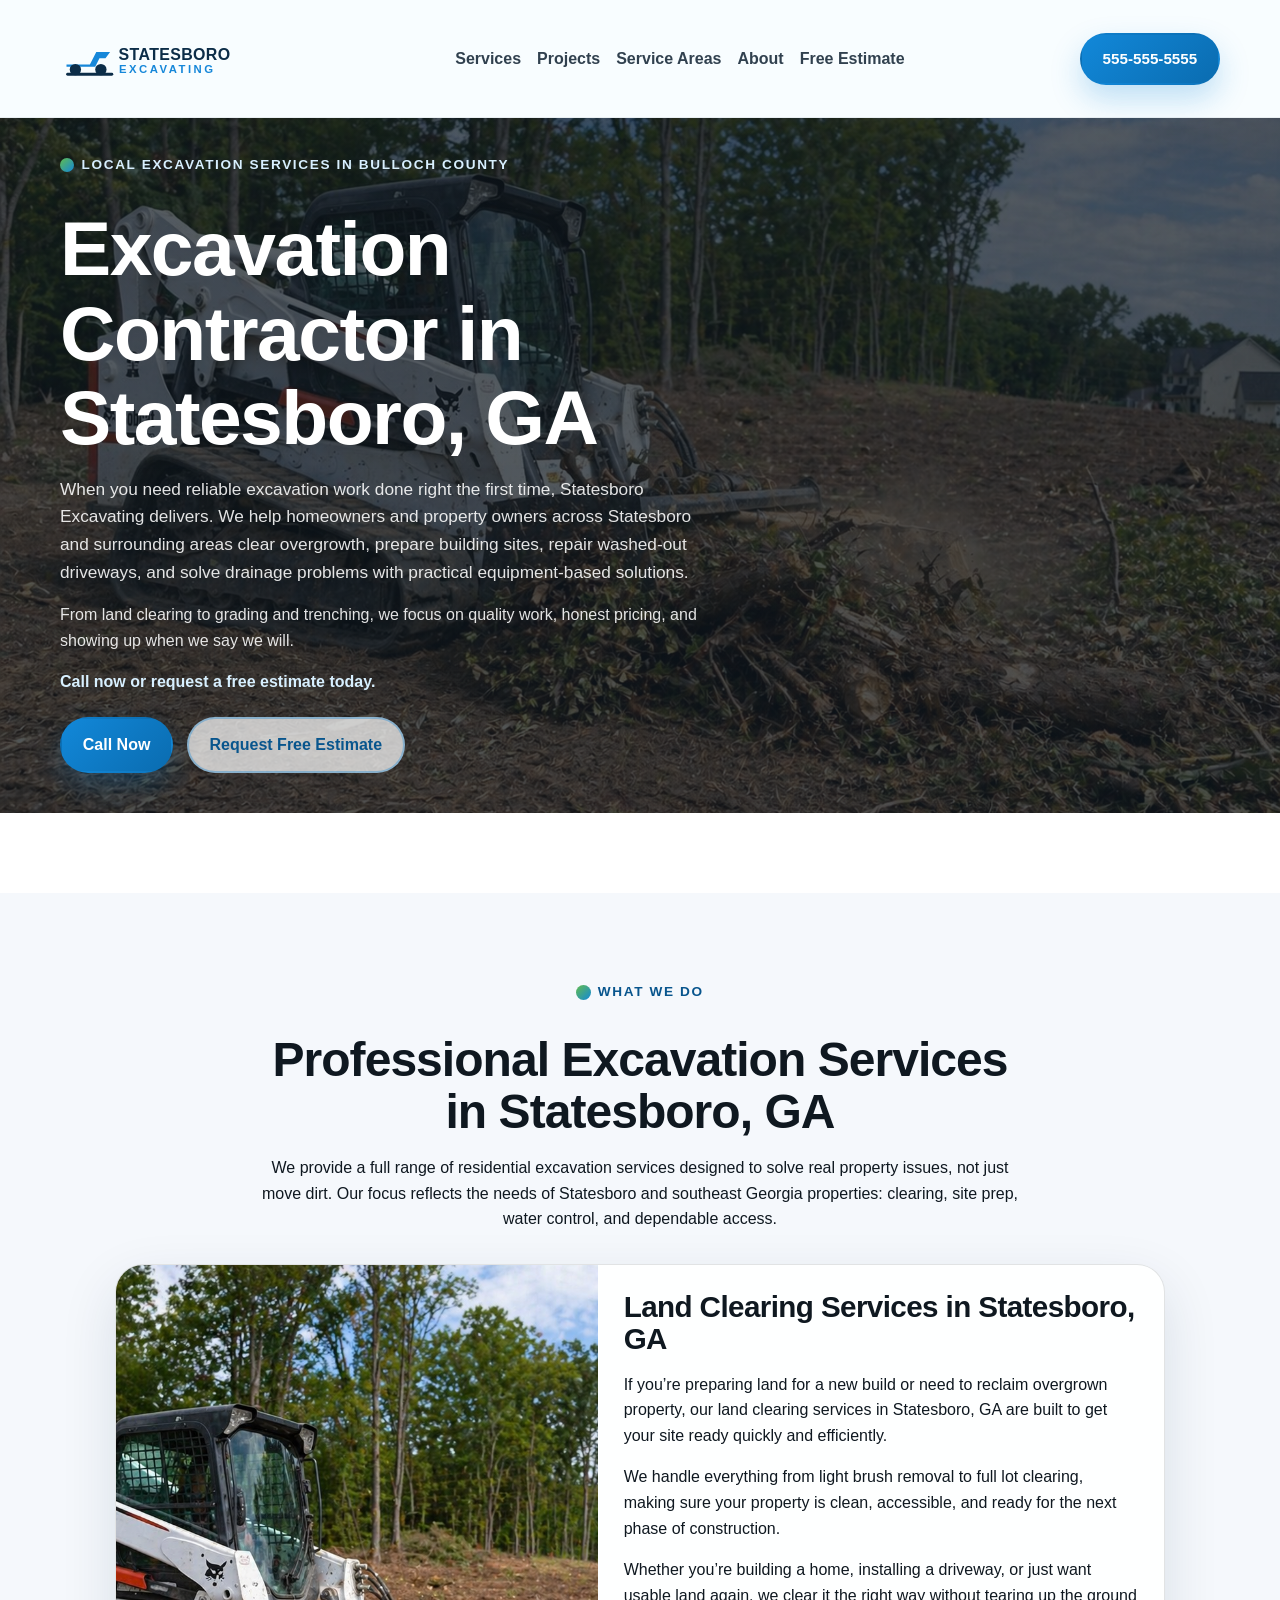
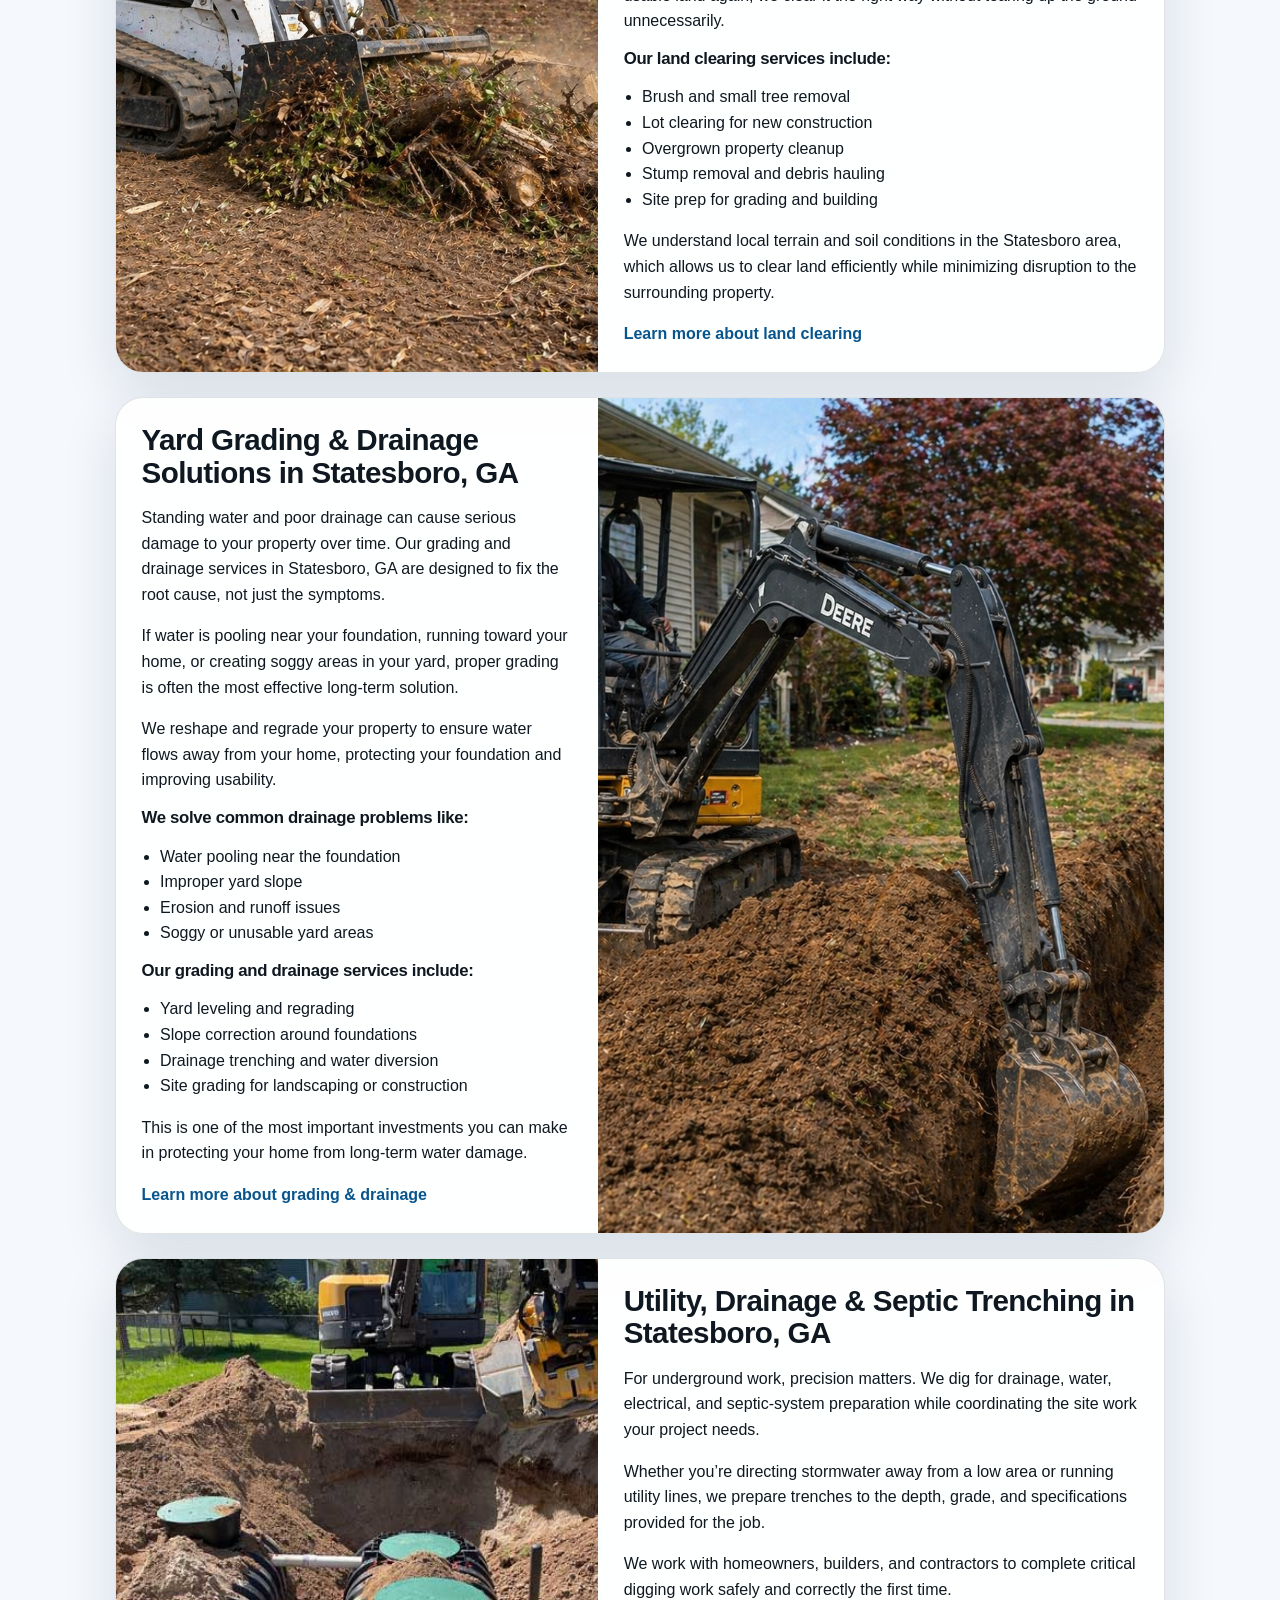
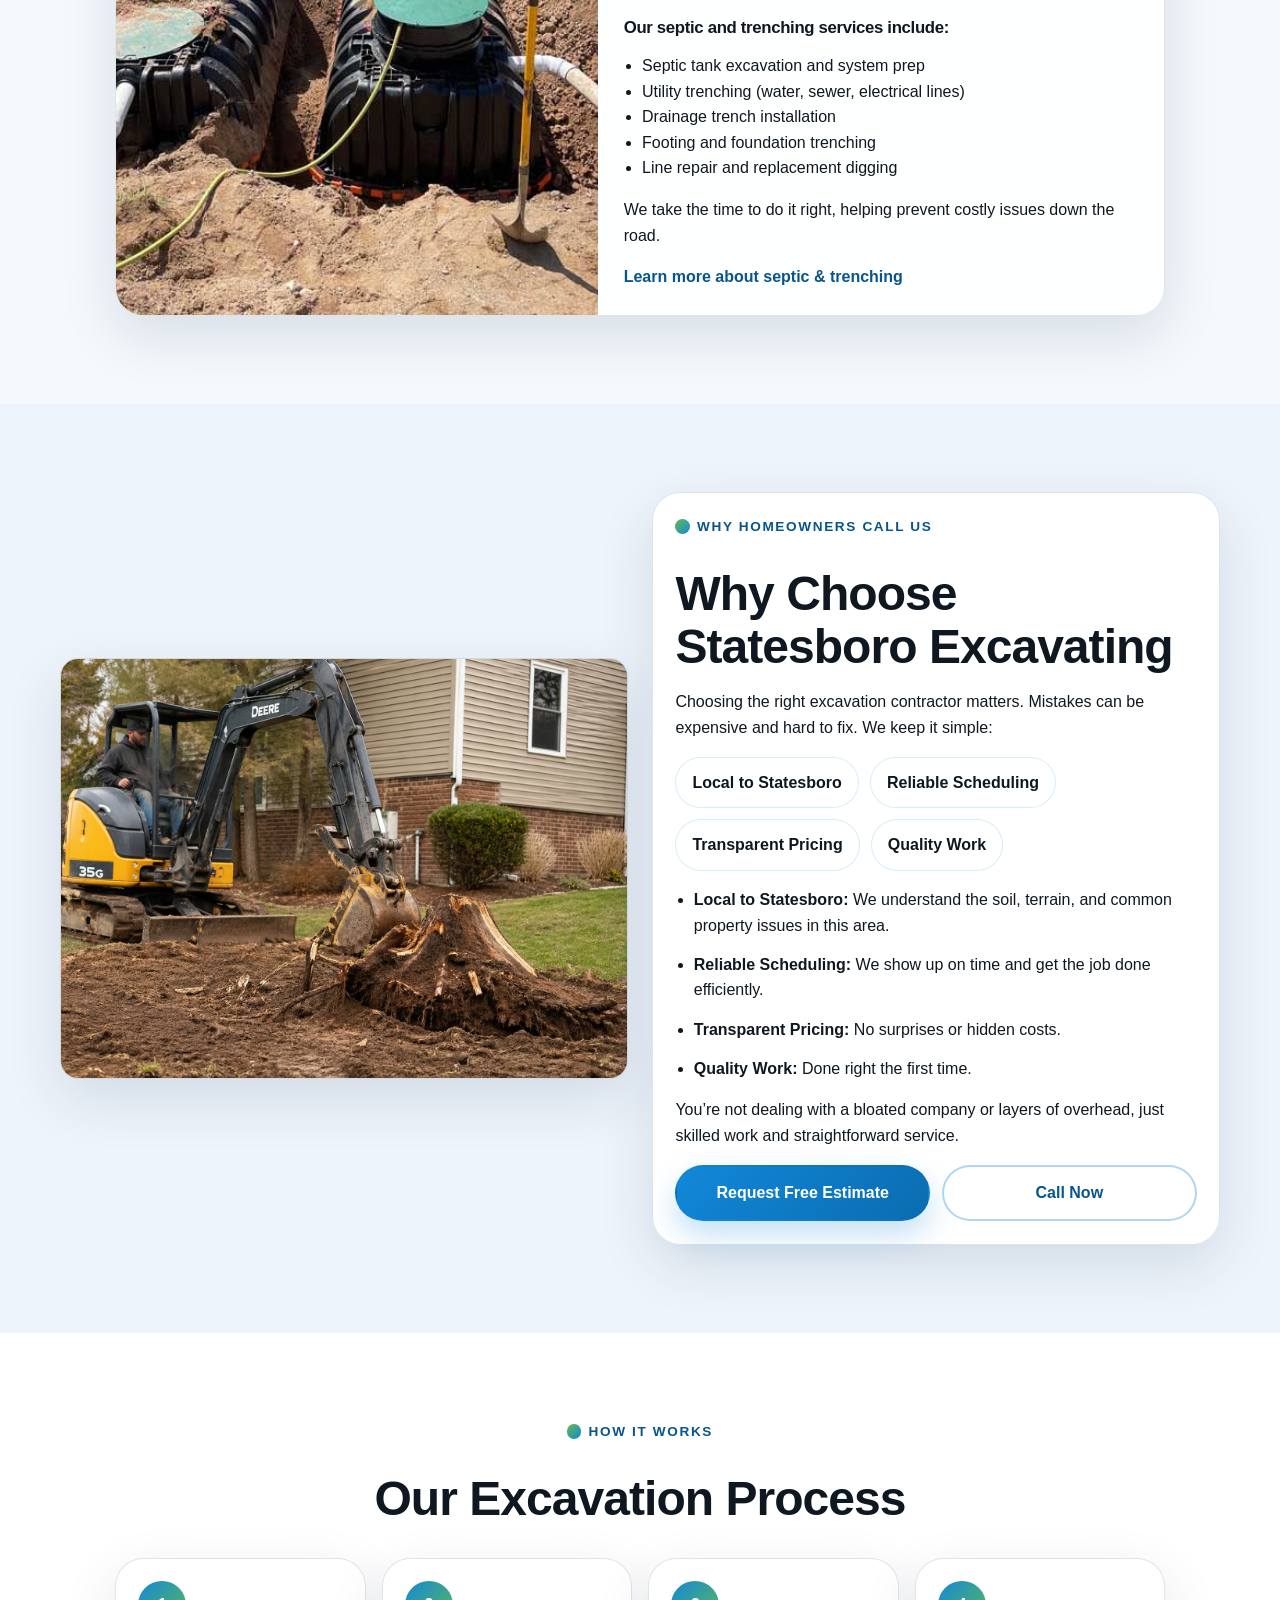
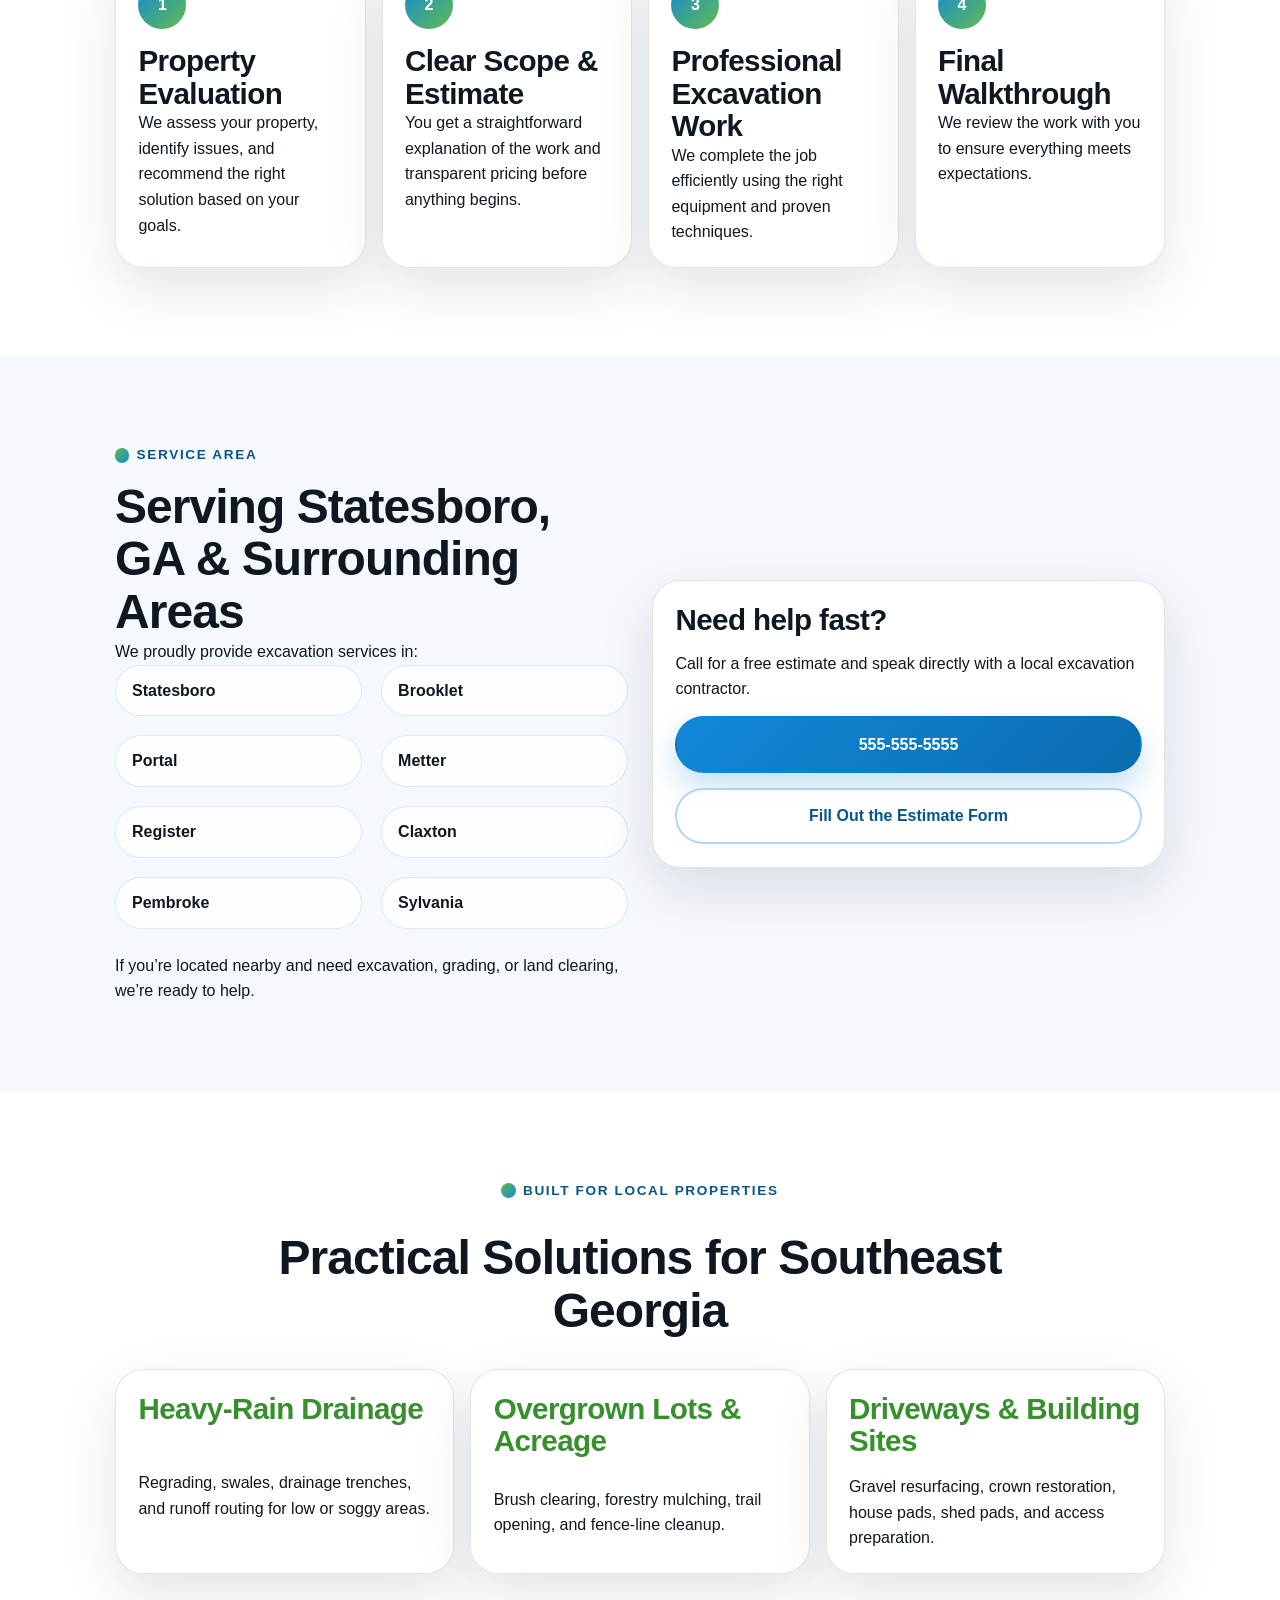
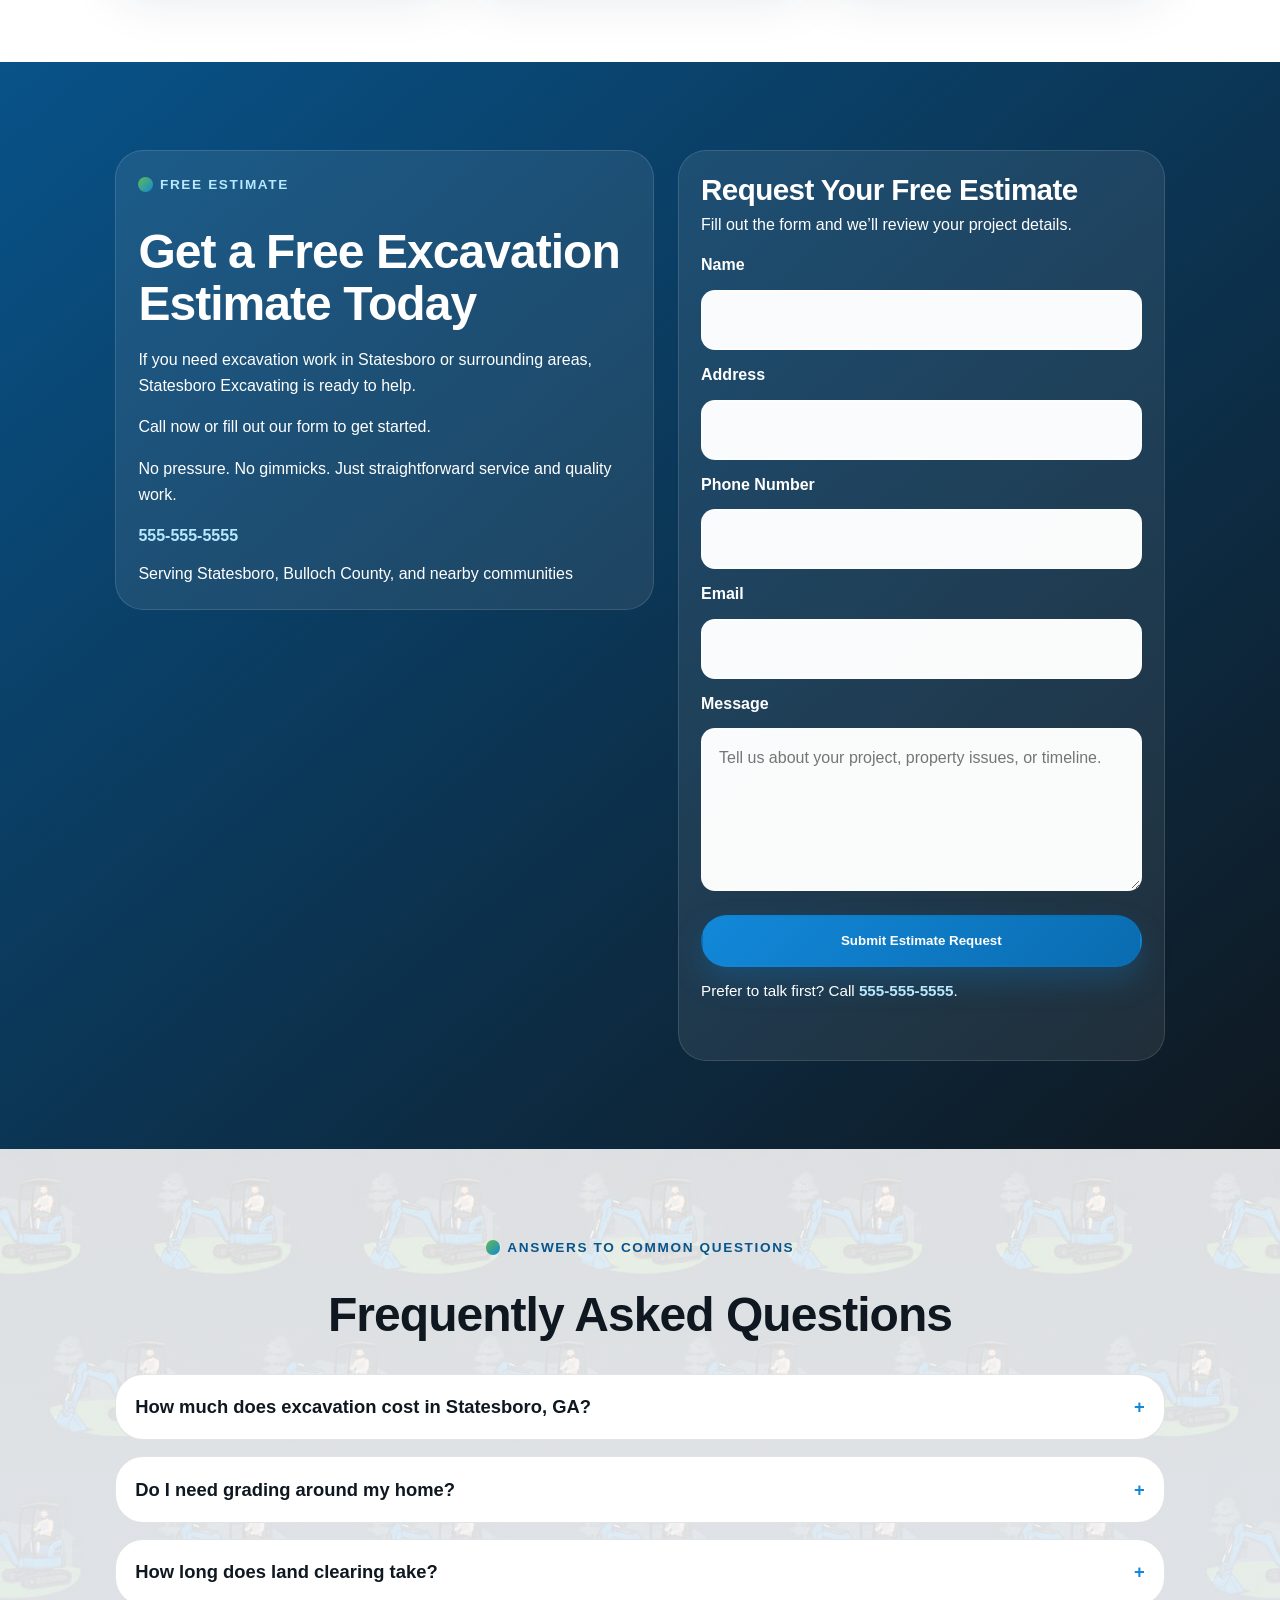
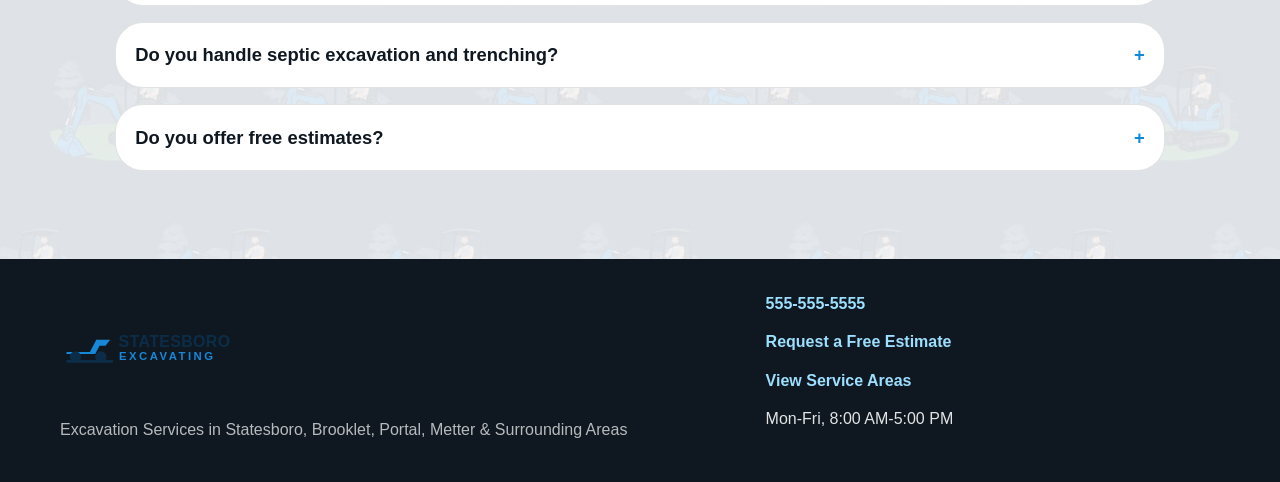
<file: index.html>
<!DOCTYPE html>
<html lang="en">
  <head>
    <meta charset="UTF-8" />
    <meta name="viewport" content="width=device-width, initial-scale=1.0" />
    <title>Excavation Contractor in Statesboro, GA | Statesboro Excavating</title>
    <meta
      name="description"
      content="Statesboro Excavating provides residential excavation, land clearing, grading, drainage, septic excavation, and trenching services in Statesboro, Georgia and surrounding areas."
    />
    <link rel="stylesheet" href="styles.css" />
    <script
      src="https://challenges.cloudflare.com/turnstile/v0/api.js"
      async
      defer
    ></script>
    <!-- Google Tag Manager -->
    <script>
      (function(w,d,s,l,i){w[l]=w[l]||[];w[l].push({"gtm.start":
      new Date().getTime(),event:"gtm.js"});var f=d.getElementsByTagName(s)[0],
      j=d.createElement(s),dl=l!="dataLayer"?"&l="+l:"";j.async=true;j.src=
      "https://www.googletagmanager.com/gtm.js?id="+i+dl;f.parentNode.insertBefore(j,f);
      })(window,document,"script","dataLayer","GTM-N9HZVCSL");
    </script>
    <!-- End Google Tag Manager -->
    <script type="application/ld+json">
      {
        "@context": "https://schema.org",
        "@type": ["LocalBusiness", "HomeAndConstructionBusiness"],
        "name": "Statesboro Excavating",
        "additionalType": "Excavation Contractor",
        "description": "Residential excavation contractor serving Statesboro, Georgia with land clearing, grading, drainage, trenching, and septic excavation services.",
        "image": "Images/statesboro-excavating-logo.svg?v=2",
        "logo": "Images/statesboro-excavating-logo.svg?v=2",
        "telephone": "+1-555-555-5555",
        "address": {
          "@type": "PostalAddress",
          "addressLocality": "Statesboro",
          "addressRegion": "GA",
          "postalCode": "30458",
          "addressCountry": "US"
        },
        "areaServed": [
          "Statesboro, GA",
          "Brooklet, GA",
          "Portal, GA",
          "Metter, GA",
          "Register, GA",
          "Claxton, GA",
          "Pembroke, GA",
          "Sylvania, GA"
        ],
        "openingHours": "Mo-Fr 08:00-17:00",
        "openingHoursSpecification": [
          {
            "@type": "OpeningHoursSpecification",
            "dayOfWeek": [
              "https://schema.org/Monday",
              "https://schema.org/Tuesday",
              "https://schema.org/Wednesday",
              "https://schema.org/Thursday",
              "https://schema.org/Friday"
            ],
            "opens": "08:00",
            "closes": "17:00"
          }
        ],
        "makesOffer": [
          {
            "@type": "Offer",
            "itemOffered": {
              "@type": "Service",
              "name": "Land Clearing Services"
            }
          },
          {
            "@type": "Offer",
            "itemOffered": {
              "@type": "Service",
              "name": "Yard Grading and Drainage Solutions"
            }
          },
          {
            "@type": "Offer",
            "itemOffered": {
              "@type": "Service",
              "name": "Septic Excavation and Trenching Services"
            }
          }
        ]
      }
    </script>
    <script type="application/ld+json">
      {
        "@context": "https://schema.org",
        "@type": "FAQPage",
        "mainEntity": [
          {
            "@type": "Question",
            "name": "How much does excavation cost in Statesboro, GA?",
            "acceptedAnswer": {
              "@type": "Answer",
              "text": "Costs vary depending on the type of work, soil conditions, and project size. Statesboro Excavating provides clear, upfront estimates after evaluating your property."
            }
          },
          {
            "@type": "Question",
            "name": "Do I need grading around my home?",
            "acceptedAnswer": {
              "@type": "Answer",
              "text": "If you have water pooling near your foundation or drainage issues, grading is often the best way to prevent long-term damage."
            }
          },
          {
            "@type": "Question",
            "name": "How long does land clearing take?",
            "acceptedAnswer": {
              "@type": "Answer",
              "text": "Most residential land clearing projects can be completed in 1 to 3 days depending on the size and condition of the property."
            }
          },
          {
            "@type": "Question",
            "name": "Do you handle septic excavation and trenching?",
            "acceptedAnswer": {
              "@type": "Answer",
              "text": "Yes. Statesboro Excavating provides septic excavation and trenching for utilities including water, sewer, and drainage systems."
            }
          },
          {
            "@type": "Question",
            "name": "Do you offer free estimates?",
            "acceptedAnswer": {
              "@type": "Answer",
              "text": "Yes. Statesboro Excavating offers no-obligation estimates so you understand the scope and cost before committing."
            }
          }
        ]
      }
    </script>
  </head>
  <body>
    <!-- Google Tag Manager (noscript) -->
    <noscript><iframe src="https://www.googletagmanager.com/ns.html?id=GTM-N9HZVCSL"
    height="0" width="0" style="display:none;visibility:hidden"></iframe></noscript>
    <!-- End Google Tag Manager (noscript) -->
    <header class="site-header">
      <div class="container header-shell">
        <a class="brand" href="#top" aria-label="Statesboro Excavating home">
          <img
            class="brand-logo"
            src="Images/statesboro-excavating-logo.svg?v=2"
            alt="Statesboro Excavating logo"
          />
        </a>
        <button class="nav-toggle" type="button" aria-label="Open navigation menu" aria-expanded="false" aria-controls="primary-nav">
          <span class="nav-toggle-bar"></span>
          <span class="nav-toggle-bar"></span>
          <span class="nav-toggle-bar"></span>
        </button>
        <nav class="site-nav" id="primary-nav" aria-label="Primary">
          <div class="nav-group">
            <button class="nav-parent-row" type="button" aria-expanded="false" aria-label="Toggle service links">
              <span class="nav-parent">Services</span>
              <span class="nav-group-toggle" aria-hidden="true">
                <span class="nav-group-toggle-bar"></span>
                <span class="nav-group-toggle-bar"></span>
              </span>
            </button>
            <div class="nav-children">
              <a href="/services/land-clearing/">Land Clearing</a>
              <a href="/services/forestry-mulching/">Forestry Mulching</a>
              <a href="/services/site-preparation-grading/">Site Prep &amp; Grading</a>
              <a href="/services/drainage-trenching/">Drainage &amp; Trenching</a>
              <a href="/services/driveway-grading-gravel/">Driveway Grading &amp; Gravel</a>
              <a href="/services/stump-grinding-removal/">Stump Grinding &amp; Removal</a>
              <a href="/services/post-hole-digging/">Post Hole Digging</a>
            </div>
          </div>
          <a href="/projects/">Projects</a>
          <a href="/service-areas/">Service Areas</a>
          <a href="/about/">About</a>
          <a href="/contact/">Free Estimate</a>
        </nav>
        <a class="button button-solid header-call" href="tel:+15555555555">555-555-5555</a>
      </div>
    </header>

    <main id="top">
      <section class="hero-section">
        <div class="hero-shell">
          <div class="container hero-grid">
            <div class="hero-copy reveal">
            <p class="eyebrow">Local Excavation Services in Bulloch County</p>
            <h1>Excavation Contractor in Statesboro, GA</h1>
            <p class="lead">
              When you need reliable excavation work done right the first time, Statesboro Excavating
              delivers. We help homeowners and property owners across Statesboro and surrounding
              areas clear overgrowth, prepare building sites, repair washed-out driveways, and
              solve drainage problems with practical equipment-based solutions.
            </p>
            <p>
              From land clearing to grading and trenching, we focus on quality work, honest
              pricing, and showing up when we say we will.
            </p>
            <p class="hero-cta-copy">Call now or request a free estimate today.</p>
            <div class="hero-actions">
              <a class="button button-solid" href="tel:+15555555555">Call Now</a>
              <a class="button button-outline" href="#contact">Request Free Estimate</a>
            </div>
            </div>
          </div>
        </div>
      </section>

      <section class="section section-light" id="services">
        <div class="container">
          <div class="section-heading section-heading-centered reveal">
            <p class="eyebrow">What We Do</p>
            <h2>Professional Excavation Services in Statesboro, GA</h2>
            <p>
              We provide a full range of residential excavation services designed to solve real
              property issues, not just move dirt. Our focus reflects the needs of Statesboro and
              southeast Georgia properties: clearing, site prep, water control, and dependable access.
            </p>
          </div>

          <div class="service-stack">
            <article class="service-card reveal">
              <div class="service-image">
                <img
                  src="Images/statesboro-land-clearing.png"
                  alt="Equipment clearing overgrown land for site preparation"
                  loading="lazy"
                  decoding="async"
                />
              </div>
              <div class="service-copy">
                <h3>Land Clearing Services in Statesboro, GA</h3>
                <p>
                  If you’re preparing land for a new build or need to reclaim overgrown property,
                  our land clearing services in Statesboro, GA are built to get your site ready
                  quickly and efficiently.
                </p>
                <p>
                  We handle everything from light brush removal to full lot clearing, making sure
                  your property is clean, accessible, and ready for the next phase of construction.
                </p>
                <p>
                  Whether you’re building a home, installing a driveway, or just want usable land
                  again, we clear it the right way without tearing up the ground unnecessarily.
                </p>
                <h4>Our land clearing services include:</h4>
                <ul>
                  <li>Brush and small tree removal</li>
                  <li>Lot clearing for new construction</li>
                  <li>Overgrown property cleanup</li>
                  <li>Stump removal and debris hauling</li>
                  <li>Site prep for grading and building</li>
                </ul>
                <p>
                  We understand local terrain and soil conditions in the Statesboro area, which
                  allows us to clear land efficiently while minimizing disruption to the surrounding
                  property.
                </p>
                <a class="text-link" href="/services/land-clearing/"
                  >Learn more about land clearing</a
                >
              </div>
            </article>

            <article class="service-card reveal service-card-reversed">
              <div class="service-image">
                <img
                  src="Images/statesboro-drainage-grading.png"
                  alt="Drainage and grading excavation work beside a home"
                  loading="lazy"
                  decoding="async"
                />
              </div>
              <div class="service-copy">
                <h3>Yard Grading &amp; Drainage Solutions in Statesboro, GA</h3>
                <p>
                  Standing water and poor drainage can cause serious damage to your property over
                  time. Our grading and drainage services in Statesboro, GA are designed to fix
                  the root cause, not just the symptoms.
                </p>
                <p>
                  If water is pooling near your foundation, running toward your home, or creating
                  soggy areas in your yard, proper grading is often the most effective long-term
                  solution.
                </p>
                <p>
                  We reshape and regrade your property to ensure water flows away from your home,
                  protecting your foundation and improving usability.
                </p>
                <h4>We solve common drainage problems like:</h4>
                <ul>
                  <li>Water pooling near the foundation</li>
                  <li>Improper yard slope</li>
                  <li>Erosion and runoff issues</li>
                  <li>Soggy or unusable yard areas</li>
                </ul>
                <h4>Our grading and drainage services include:</h4>
                <ul>
                  <li>Yard leveling and regrading</li>
                  <li>Slope correction around foundations</li>
                  <li>Drainage trenching and water diversion</li>
                  <li>Site grading for landscaping or construction</li>
                </ul>
                <p>
                  This is one of the most important investments you can make in protecting your
                  home from long-term water damage.
                </p>
                <a class="text-link" href="/services/site-preparation-grading/"
                  >Learn more about grading &amp; drainage</a
                >
              </div>
            </article>

            <article class="service-card reveal">
              <div class="service-image">
                <img
                  src="Images/statesboro-utility-trenching.jpg"
                  alt="Excavator digging a trench for drainage and utility site work"
                  loading="lazy"
                  decoding="async"
                />
              </div>
              <div class="service-copy">
                <h3>Utility, Drainage &amp; Septic Trenching in Statesboro, GA</h3>
                <p>
                  For underground work, precision matters. We dig for drainage, water, electrical,
                  and septic-system preparation while coordinating the site work your project needs.
                </p>
                <p>
                  Whether you’re directing stormwater away from a low area or running utility lines,
                  we prepare trenches to the depth, grade, and specifications provided for the job.
                </p>
                <p>
                  We work with homeowners, builders, and contractors to complete critical digging
                  work safely and correctly the first time.
                </p>
                <h4>Our septic and trenching services include:</h4>
                <ul>
                  <li>Septic tank excavation and system prep</li>
                  <li>Utility trenching (water, sewer, electrical lines)</li>
                  <li>Drainage trench installation</li>
                  <li>Footing and foundation trenching</li>
                  <li>Line repair and replacement digging</li>
                </ul>
                <p>
                  We take the time to do it right, helping prevent costly issues down the road.
                </p>
                <a class="text-link" href="/services/drainage-trenching/"
                  >Learn more about septic &amp; trenching</a
                >
              </div>
            </article>
          </div>
        </div>
      </section>

      <section class="section section-accent">
        <div class="container why-grid">
          <div class="image-column reveal">
            <img
              src="Images/statesboro-stump-removal.png"
              alt="Mini excavator removing a stump as part of property improvement"
              loading="lazy"
              decoding="async"
            />
          </div>
          <div class="reveal about-card">
            <p class="eyebrow">Why Homeowners Call Us</p>
            <h2>Why Choose Statesboro Excavating</h2>
            <p>
              Choosing the right excavation contractor matters. Mistakes can be expensive and hard
              to fix. We keep it simple:
            </p>
            <div class="pill-list">
              <span>Local to Statesboro</span>
              <span>Reliable Scheduling</span>
              <span>Transparent Pricing</span>
              <span>Quality Work</span>
            </div>
            <ul class="feature-list">
              <li>
                <strong>Local to Statesboro:</strong> We understand the soil, terrain, and
                common property issues in this area.
              </li>
              <li>
                <strong>Reliable Scheduling:</strong> We show up on time and get the job done
                efficiently.
              </li>
              <li>
                <strong>Transparent Pricing:</strong> No surprises or hidden costs.
              </li>
              <li>
                <strong>Quality Work:</strong> Done right the first time.
              </li>
            </ul>
            <p>
              You’re not dealing with a bloated company or layers of overhead, just skilled work
              and straightforward service.
            </p>
            <div class="about-actions">
              <a class="button button-solid" href="#contact">Request Free Estimate</a>
              <a class="button button-outline" href="tel:+15555555555">Call Now</a>
            </div>
          </div>
        </div>
      </section>

      <section class="section section-process" id="process">
        <div class="container">
          <div class="section-heading section-heading-centered reveal">
            <p class="eyebrow">How It Works</p>
            <h2>Our Excavation Process</h2>
          </div>
          <div class="process-grid">
            <article class="process-card reveal">
              <span>1</span>
              <h3>Property Evaluation</h3>
              <p>
                We assess your property, identify issues, and recommend the right solution based on
                your goals.
              </p>
            </article>
            <article class="process-card reveal">
              <span>2</span>
              <h3>Clear Scope &amp; Estimate</h3>
              <p>
                You get a straightforward explanation of the work and transparent pricing before
                anything begins.
              </p>
            </article>
            <article class="process-card reveal">
              <span>3</span>
              <h3>Professional Excavation Work</h3>
              <p>
                We complete the job efficiently using the right equipment and proven techniques.
              </p>
            </article>
            <article class="process-card reveal">
              <span>4</span>
              <h3>Final Walkthrough</h3>
              <p>We review the work with you to ensure everything meets expectations.</p>
            </article>
          </div>
        </div>
      </section>

      <section class="section section-light">
        <div class="container split-band">
          <div class="reveal">
            <p class="eyebrow">Service Area</p>
            <h2>Serving Statesboro, GA &amp; Surrounding Areas</h2>
            <p>We proudly provide excavation services in:</p>
            <div class="service-area-grid">
              <span>Statesboro</span>
              <span>Brooklet</span>
              <span>Portal</span>
              <span>Metter</span>
              <span>Register</span>
              <span>Claxton</span>
              <span>Pembroke</span>
              <span>Sylvania</span>
            </div>
            <p>
              If you’re located nearby and need excavation, grading, or land clearing, we’re ready
              to help.
            </p>
          </div>
          <div class="contact-mini-card reveal">
            <h3>Need help fast?</h3>
            <p>Call for a free estimate and speak directly with a local excavation contractor.</p>
            <a class="button button-solid" href="tel:+15555555555">555-555-5555</a>
            <a class="button button-outline" href="#contact">Fill Out the Estimate Form</a>
          </div>
        </div>
      </section>

      <section class="section">
        <div class="container">
          <div class="section-heading section-heading-centered reveal">
            <p class="eyebrow">Built for Local Properties</p>
            <h2>Practical Solutions for Southeast Georgia</h2>
          </div>
          <div class="testimonial-grid">
            <article class="testimonial-card reveal">
              <h3>Heavy-Rain Drainage</h3>
              <p>Regrading, swales, drainage trenches, and runoff routing for low or soggy areas.</p>
            </article>
            <article class="testimonial-card reveal">
              <h3>Overgrown Lots &amp; Acreage</h3>
              <p>Brush clearing, forestry mulching, trail opening, and fence-line cleanup.</p>
            </article>
            <article class="testimonial-card reveal">
              <h3>Driveways &amp; Building Sites</h3>
              <p>Gravel resurfacing, crown restoration, house pads, shed pads, and access preparation.</p>
            </article>
          </div>
        </div>
      </section>

      <section class="section section-contrast" id="contact">
        <div class="container contact-grid">
          <div class="contact-copy reveal">
            <p class="eyebrow">Free Estimate</p>
            <h2>Get a Free Excavation Estimate Today</h2>
            <p>
              If you need excavation work in Statesboro or surrounding areas, Statesboro Excavating
              is ready to help.
            </p>
            <p>Call now or fill out our form to get started.</p>
            <p>No pressure. No gimmicks. Just straightforward service and quality work.</p>
            <div class="contact-points">
              <a href="tel:+15555555555">555-555-5555</a>
              <span>Serving Statesboro, Bulloch County, and nearby communities</span>
            </div>
          </div>
          <form class="estimate-form reveal js-estimate-form" id="estimate-form" method="post">
            <div class="form-heading" id="request-free-estimate">
              <h3>Request Your Free Estimate</h3>
              <p>Fill out the form and we’ll review your project details.</p>
            </div>
            <label for="name">Name</label>
            <input id="name" name="name" type="text" autocomplete="name" required />

            <label for="address">Address</label>
            <input id="address" name="address" type="text" autocomplete="street-address" required />

            <label for="phone">Phone Number</label>
            <input id="phone" name="phone" type="tel" autocomplete="tel" required />

            <label for="email">Email</label>
            <input id="email" name="email" type="email" autocomplete="email" required />

            <label for="message">Message</label>
            <textarea
              id="message"
              name="message"
              rows="5"
              placeholder="Tell us about your project, property issues, or timeline."
              required
            ></textarea>

            <div
              class="cf-turnstile"
              data-sitekey="0x4AAAAAADDvuC47Ls71hVOy"
              data-theme="light"
              data-action="contact"
            ></div>

            <button class="button button-solid" type="submit">Submit Estimate Request</button>
            <p class="form-note">
              Prefer to talk first? Call <a href="tel:+15555555555">555-555-5555</a>.
            </p>
            <p class="form-status" role="status" aria-live="polite"></p>
          </form>
        </div>
      </section>

      <section class="section section-faq" id="faq">
        <div class="container">
          <div class="section-heading section-heading-centered reveal">
            <p class="eyebrow">Answers to Common Questions</p>
            <h2>Frequently Asked Questions</h2>
          </div>
          <div class="faq-list">
            <details class="faq-item reveal">
              <summary>How much does excavation cost in Statesboro, GA?</summary>
              <p>
                Costs vary depending on the type of work, soil conditions, and project size. We
                provide clear, upfront estimates after evaluating your property.
              </p>
            </details>
            <details class="faq-item reveal">
              <summary>Do I need grading around my home?</summary>
              <p>
                If you have water pooling near your foundation or drainage issues, grading is often
                the best way to prevent long-term damage.
              </p>
            </details>
            <details class="faq-item reveal">
              <summary>How long does land clearing take?</summary>
              <p>
                Most residential land clearing projects can be completed in 1 to 3 days depending
                on the size and condition of the property.
              </p>
            </details>
            <details class="faq-item reveal">
              <summary>Do you handle septic excavation and trenching?</summary>
              <p>
                Yes. We provide septic excavation and trenching for utilities including water,
                sewer, and drainage systems.
              </p>
            </details>
            <details class="faq-item reveal">
              <summary>Do you offer free estimates?</summary>
              <p>
                Yes. We offer no-obligation estimates so you understand the scope and cost before
                committing.
              </p>
            </details>
          </div>
        </div>
      </section>
    </main>

    <footer class="site-footer">
      <div class="container footer-grid">
        <div>
          <a class="brand footer-brand" href="#top">
            <img
              class="brand-logo"
              src="Images/statesboro-excavating-logo.svg"
              alt="Statesboro Excavating logo"
              loading="lazy"
              decoding="async"
            />
          </a>
          <p class="footer-seo">
            Excavation Services in Statesboro, Brooklet, Portal, Metter &amp;
            Surrounding Areas
          </p>
        </div>
        <div class="footer-links">
          <a href="tel:+15555555555">555-555-5555</a>
          <a href="#contact">Request a Free Estimate</a>
          <a href="/service-areas/">View Service Areas</a>
          <span>Mon-Fri, 8:00 AM-5:00 PM</span>
        </div>
      </div>
    </footer>

    <div class="sticky-cta" aria-label="Mobile quick actions">
      <a class="button button-solid mobile-phone-button" href="tel:+15555555555">Call Now</a>
      <a class="button button-outline" href="#request-free-estimate">Get Estimate</a>
    </div>

    <script src="script.js?v=20260725"></script>
  </body>
</html>
</file>
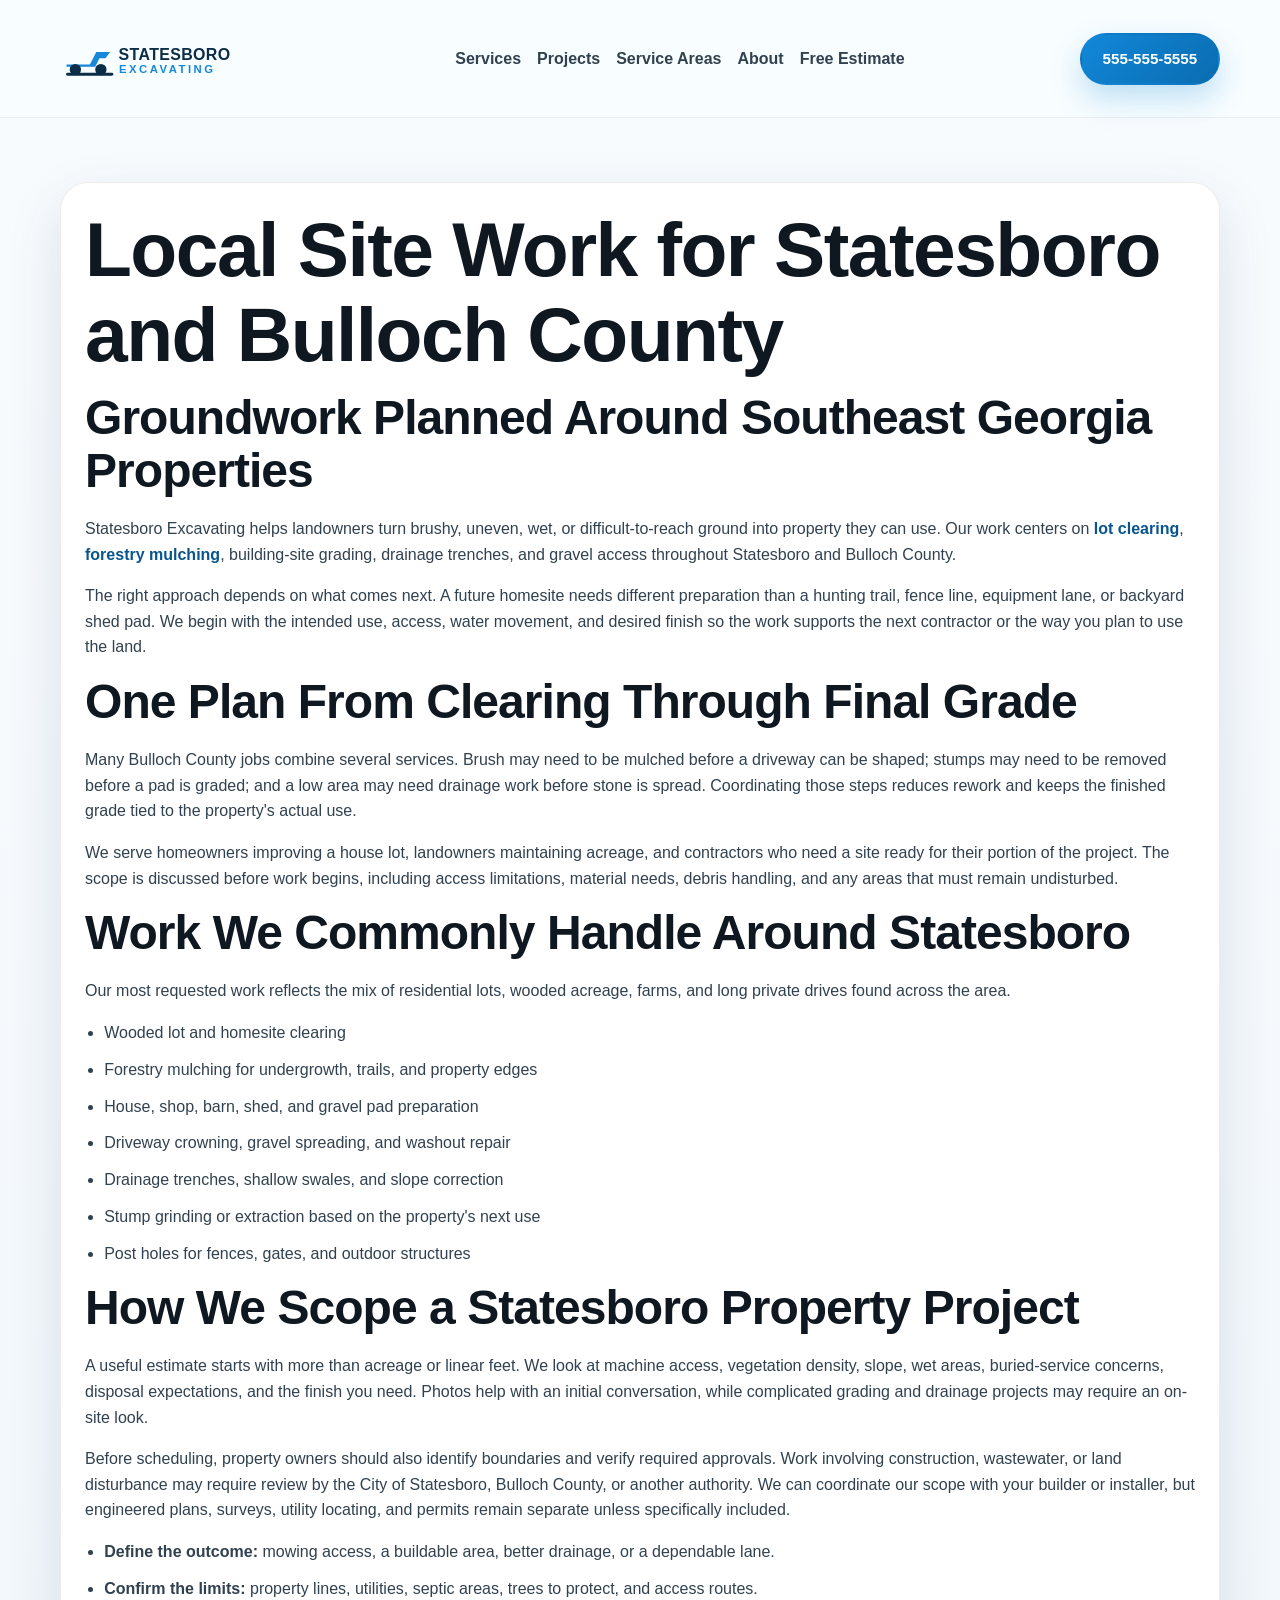
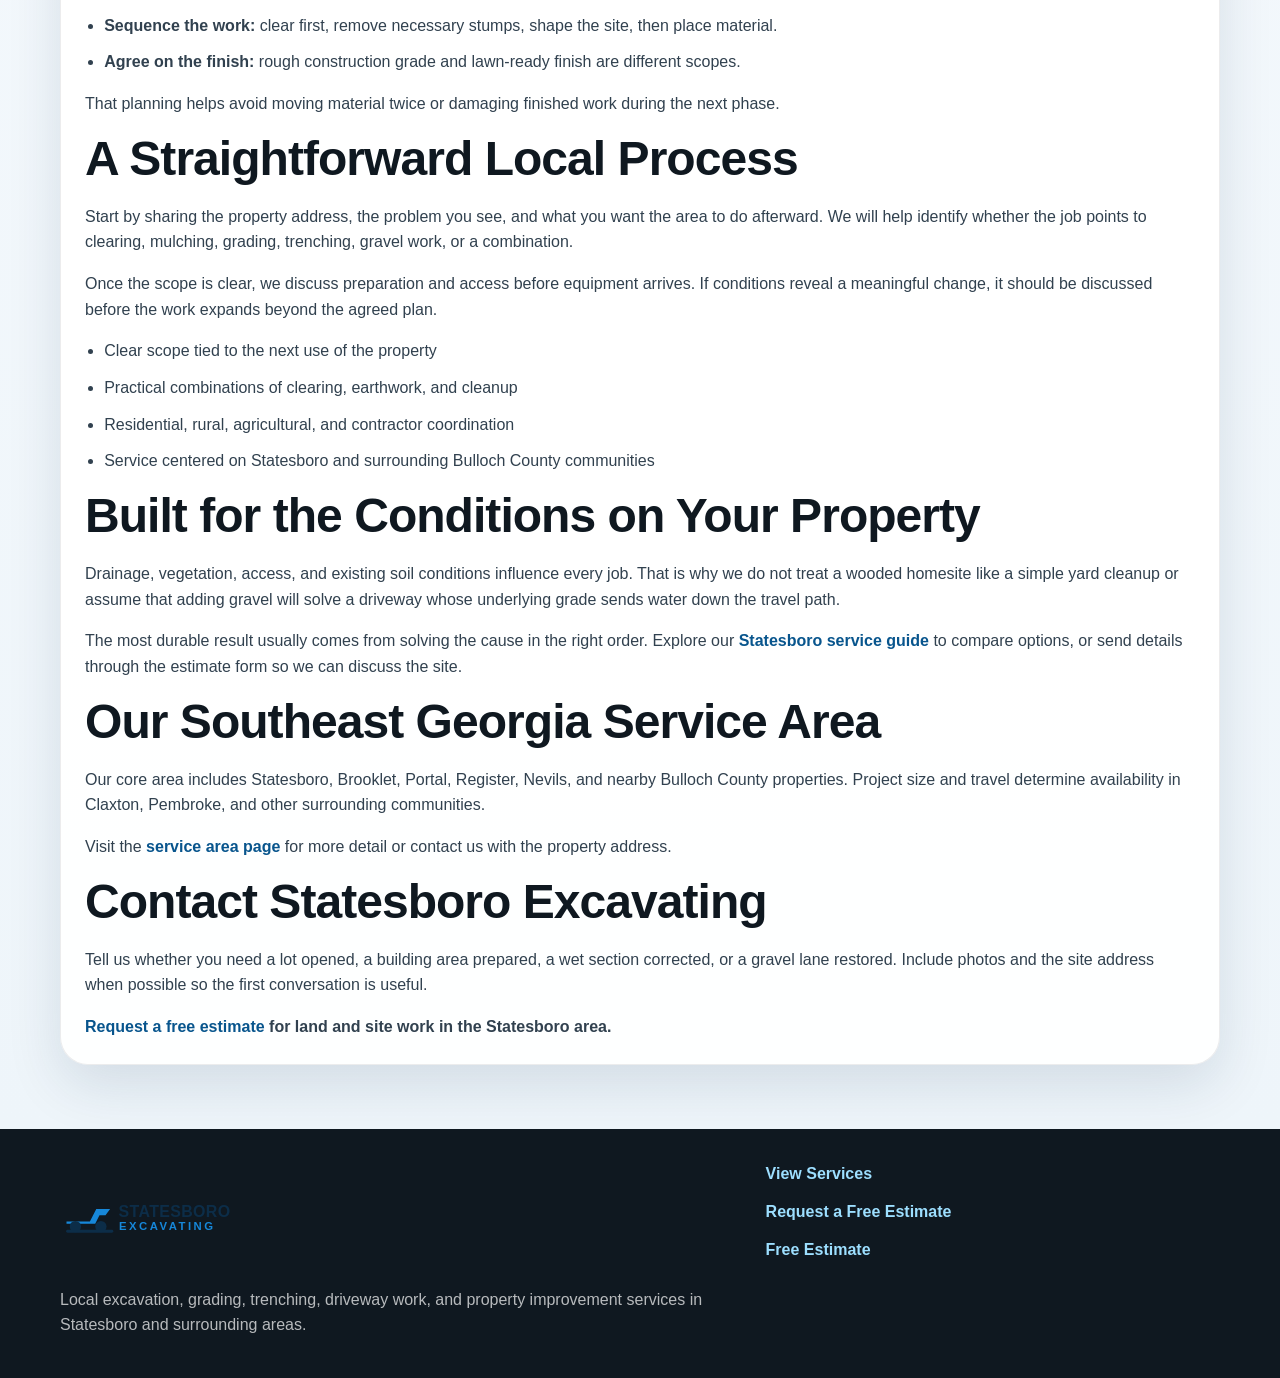
<file: about/index.html>
<!DOCTYPE html>
<html lang="en">
  <head>
    <meta charset="UTF-8" />
    <meta name="viewport" content="width=device-width, initial-scale=1.0" />
    <title>About Our Statesboro Land Services | Statesboro Excavating</title>
    <meta
      name="description"
      content="Learn about Statesboro Excavating, our process, the kind of property work we take on, and how we approach land clearing, grading, trenching, and site prep."
    />
    <link rel="stylesheet" href="/styles.css" />
    <!-- Google Tag Manager -->
    <script>
      (function(w,d,s,l,i){w[l]=w[l]||[];w[l].push({"gtm.start":
      new Date().getTime(),event:"gtm.js"});var f=d.getElementsByTagName(s)[0],
      j=d.createElement(s),dl=l!="dataLayer"?"&l="+l:"";j.async=true;j.src=
      "https://www.googletagmanager.com/gtm.js?id="+i+dl;f.parentNode.insertBefore(j,f);
      })(window,document,"script","dataLayer","GTM-N9HZVCSL");
    </script>
    <!-- End Google Tag Manager -->
  </head>
  <body>
    <!-- Google Tag Manager (noscript) -->
    <noscript><iframe src="https://www.googletagmanager.com/ns.html?id=GTM-N9HZVCSL"
    height="0" width="0" style="display:none;visibility:hidden"></iframe></noscript>
    <!-- End Google Tag Manager (noscript) -->
    <header class="site-header">
      <div class="container header-shell">
        <a class="brand" href="/" aria-label="Statesboro Excavating home">
          <img class="brand-logo" src="/Images/statesboro-excavating-logo.svg?v=2" alt="Statesboro Excavating logo" />
        </a>
        <button class="nav-toggle" type="button" aria-label="Open navigation menu" aria-expanded="false" aria-controls="primary-nav">
          <span class="nav-toggle-bar"></span>
          <span class="nav-toggle-bar"></span>
          <span class="nav-toggle-bar"></span>
        </button>
        <nav class="site-nav" id="primary-nav" aria-label="Primary">
          <div class="nav-group">
            <button class="nav-parent-row" type="button" aria-expanded="false" aria-label="Toggle service links">
              <span class="nav-parent">Services</span>
              <span class="nav-group-toggle" aria-hidden="true">
                <span class="nav-group-toggle-bar"></span>
                <span class="nav-group-toggle-bar"></span>
              </span>
            </button>
            <div class="nav-children">
              <a href="/services/land-clearing/">Land Clearing</a>
              <a href="/services/forestry-mulching/">Forestry Mulching</a>
              <a href="/services/site-preparation-grading/">Site Prep &amp; Grading</a>
              <a href="/services/drainage-trenching/">Drainage &amp; Trenching</a>
              <a href="/services/driveway-grading-gravel/">Driveway Grading &amp; Gravel</a>
              <a href="/services/stump-grinding-removal/">Stump Grinding &amp; Removal</a>
              <a href="/services/post-hole-digging/">Post Hole Digging</a>
            </div>
          </div>
          <a href="/projects/">Projects</a>
          <a href="/service-areas/">Service Areas</a>
          <a href="/about/">About</a>
          <a href="/contact/">Free Estimate</a>
        </nav>
        <a class="button button-solid header-call" href="tel:+15555555555">555-555-5555</a>
      </div>
    </header>

    <main class="page-main">
      <section class="page-section">
        <div class="container">
          <article class="content-card about-page">
            <h1>Local Site Work for Statesboro and Bulloch County</h1>

            <h2>Groundwork Planned Around Southeast Georgia Properties</h2>

            <p>
              Statesboro Excavating helps landowners turn brushy, uneven, wet, or difficult-to-reach ground into property they can use. Our work centers on <a class="text-link" href="/services/land-clearing/">lot clearing</a>, <a class="text-link" href="/services/forestry-mulching/">forestry mulching</a>, building-site grading, drainage trenches, and gravel access throughout Statesboro and Bulloch County.
            </p>

            <p>
              The right approach depends on what comes next. A future homesite needs different preparation than a hunting trail, fence line, equipment lane, or backyard shed pad. We begin with the intended use, access, water movement, and desired finish so the work supports the next contractor or the way you plan to use the land.
            </p>

            <h2>One Plan From Clearing Through Final Grade</h2>

            <p>
              Many Bulloch County jobs combine several services. Brush may need to be mulched before a driveway can be shaped; stumps may need to be removed before a pad is graded; and a low area may need drainage work before stone is spread. Coordinating those steps reduces rework and keeps the finished grade tied to the property's actual use.
            </p>

            <p>
              We serve homeowners improving a house lot, landowners maintaining acreage, and contractors who need a site ready for their portion of the project. The scope is discussed before work begins, including access limitations, material needs, debris handling, and any areas that must remain undisturbed.
            </p>

            <h2>Work We Commonly Handle Around Statesboro</h2>

            <p>
              Our most requested work reflects the mix of residential lots, wooded acreage, farms, and long private drives found across the area.
            </p>

            <ul>
              <li>Wooded lot and homesite clearing</li>
              <li>Forestry mulching for undergrowth, trails, and property edges</li>
              <li>House, shop, barn, shed, and gravel pad preparation</li>
              <li>Driveway crowning, gravel spreading, and washout repair</li>
              <li>Drainage trenches, shallow swales, and slope correction</li>
              <li>Stump grinding or extraction based on the property's next use</li>
              <li>Post holes for fences, gates, and outdoor structures</li>
            </ul>

            <h2>How We Scope a Statesboro Property Project</h2>

            <p>
              A useful estimate starts with more than acreage or linear feet. We look at machine access, vegetation density, slope, wet areas, buried-service concerns, disposal expectations, and the finish you need. Photos help with an initial conversation, while complicated grading and drainage projects may require an on-site look.
            </p>

            <p>
              Before scheduling, property owners should also identify boundaries and verify required approvals. Work involving construction, wastewater, or land disturbance may require review by the City of Statesboro, Bulloch County, or another authority. We can coordinate our scope with your builder or installer, but engineered plans, surveys, utility locating, and permits remain separate unless specifically included.
            </p>

            <ul>
              <li><strong>Define the outcome:</strong> mowing access, a buildable area, better drainage, or a dependable lane.</li>
              <li><strong>Confirm the limits:</strong> property lines, utilities, septic areas, trees to protect, and access routes.</li>
              <li><strong>Sequence the work:</strong> clear first, remove necessary stumps, shape the site, then place material.</li>
              <li><strong>Agree on the finish:</strong> rough construction grade and lawn-ready finish are different scopes.</li>
            </ul>

            <p>
              That planning helps avoid moving material twice or damaging finished work during the next phase.
            </p>

            <h2>A Straightforward Local Process</h2>

            <p>
              Start by sharing the property address, the problem you see, and what you want the area to do afterward. We will help identify whether the job points to clearing, mulching, grading, trenching, gravel work, or a combination.
            </p>

            <p>
              Once the scope is clear, we discuss preparation and access before equipment arrives. If conditions reveal a meaningful change, it should be discussed before the work expands beyond the agreed plan.
            </p>

            <ul>
              <li>Clear scope tied to the next use of the property</li>
              <li>Practical combinations of clearing, earthwork, and cleanup</li>
              <li>Residential, rural, agricultural, and contractor coordination</li>
              <li>Service centered on Statesboro and surrounding Bulloch County communities</li>
            </ul>

            <h2>Built for the Conditions on Your Property</h2>

            <p>
              Drainage, vegetation, access, and existing soil conditions influence every job. That is why we do not treat a wooded homesite like a simple yard cleanup or assume that adding gravel will solve a driveway whose underlying grade sends water down the travel path.
            </p>

            <p>
              The most durable result usually comes from solving the cause in the right order. Explore our <a class="text-link" href="/services/">Statesboro service guide</a> to compare options, or send details through the estimate form so we can discuss the site.
            </p>

            <h2>Our Southeast Georgia Service Area</h2>

            <p>
              Our core area includes Statesboro, Brooklet, Portal, Register, Nevils, and nearby Bulloch County properties. Project size and travel determine availability in Claxton, Pembroke, and other surrounding communities.
            </p>

            <p>
              Visit the <a class="text-link" href="/service-areas/">service area page</a> for more detail or contact us with the property address.
            </p>

            <h2>Contact Statesboro Excavating</h2>

            <p>
              Tell us whether you need a lot opened, a building area prepared, a wet section corrected, or a gravel lane restored. Include photos and the site address when possible so the first conversation is useful.
            </p>

            <p>
              <strong><a class="text-link" href="/contact/">Request a free estimate</a> for land and site work in the Statesboro area.</strong>
            </p>
          </article>
        </div>
      </section>
    </main>

    <footer class="site-footer">
      <div class="container footer-grid">
        <div>
          <a class="brand footer-brand" href="/">
            <img class="brand-logo" src="/Images/statesboro-excavating-logo.svg" alt="Statesboro Excavating logo" />
          </a>
          <p class="footer-seo">
            Local excavation, grading, trenching, driveway work, and property
            improvement services in Statesboro and surrounding areas.
          </p>
        </div>
        <div class="footer-links">
          <a href="/services/">View Services</a>
          <a href="/contact/">Request a Free Estimate</a>
          <a href="/contact/">Free Estimate</a>
        </div>
      </div>
    </footer>
    <script src="/script.js?v=20260624"></script>
  </body>
</html>
</file>
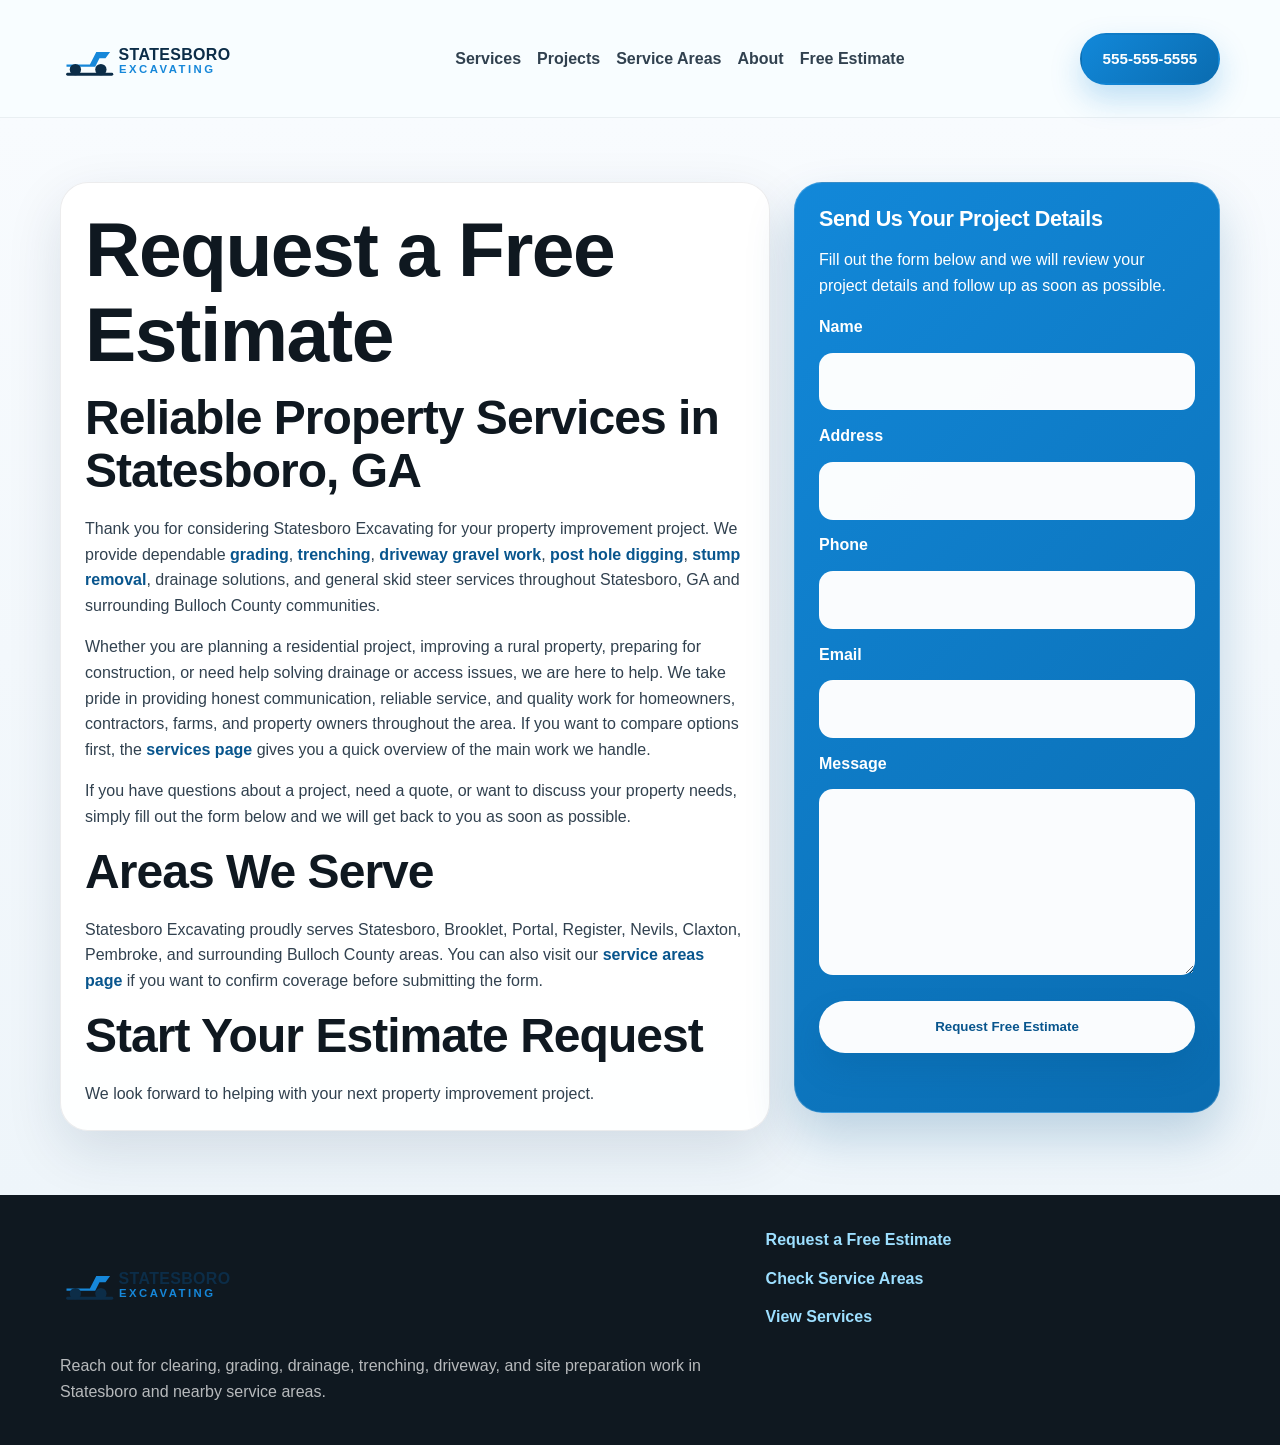
<file: contact/index.html>
<!DOCTYPE html>
<html lang="en">
  <head>
    <meta charset="UTF-8" />
    <meta name="viewport" content="width=device-width, initial-scale=1.0" />
    <title>Free Estimate | Statesboro Excavating</title>
    <meta
      name="description"
      content="Request a free estimate from Statesboro Excavating in Statesboro, Georgia for clearing, grading, trenching, driveway work, and related site services."
    />
    <link rel="stylesheet" href="/styles.css" />
    <!-- Google Tag Manager -->
    <script>
      (function(w,d,s,l,i){w[l]=w[l]||[];w[l].push({"gtm.start":
      new Date().getTime(),event:"gtm.js"});var f=d.getElementsByTagName(s)[0],
      j=d.createElement(s),dl=l!="dataLayer"?"&l="+l:"";j.async=true;j.src=
      "https://www.googletagmanager.com/gtm.js?id="+i+dl;f.parentNode.insertBefore(j,f);
      })(window,document,"script","dataLayer","GTM-N9HZVCSL");
    </script>
    <!-- End Google Tag Manager -->
    <script src="https://challenges.cloudflare.com/turnstile/v0/api.js" async defer></script>
  </head>
  <body>
    <!-- Google Tag Manager (noscript) -->
    <noscript><iframe src="https://www.googletagmanager.com/ns.html?id=GTM-N9HZVCSL"
    height="0" width="0" style="display:none;visibility:hidden"></iframe></noscript>
    <!-- End Google Tag Manager (noscript) -->
    <header class="site-header">
      <div class="container header-shell">
        <a class="brand" href="/" aria-label="Statesboro Excavating home">
          <img class="brand-logo" src="/Images/statesboro-excavating-logo.svg?v=2" alt="Statesboro Excavating logo" />
        </a>
        <button class="nav-toggle" type="button" aria-label="Open navigation menu" aria-expanded="false" aria-controls="primary-nav">
          <span class="nav-toggle-bar"></span>
          <span class="nav-toggle-bar"></span>
          <span class="nav-toggle-bar"></span>
        </button>
        <nav class="site-nav" id="primary-nav" aria-label="Primary">
          <div class="nav-group">
            <button class="nav-parent-row" type="button" aria-expanded="false" aria-label="Toggle service links">
              <span class="nav-parent">Services</span>
              <span class="nav-group-toggle" aria-hidden="true">
                <span class="nav-group-toggle-bar"></span>
                <span class="nav-group-toggle-bar"></span>
              </span>
            </button>
            <div class="nav-children">
              <a href="/services/land-clearing/">Land Clearing</a>
              <a href="/services/forestry-mulching/">Forestry Mulching</a>
              <a href="/services/site-preparation-grading/">Site Prep &amp; Grading</a>
              <a href="/services/drainage-trenching/">Drainage &amp; Trenching</a>
              <a href="/services/driveway-grading-gravel/">Driveway Grading &amp; Gravel</a>
              <a href="/services/stump-grinding-removal/">Stump Grinding &amp; Removal</a>
              <a href="/services/post-hole-digging/">Post Hole Digging</a>
            </div>
          </div>
          <a href="/projects/">Projects</a>
          <a href="/service-areas/">Service Areas</a>
          <a href="/about/">About</a>
          <a href="/contact/">Free Estimate</a>
        </nav>
        <a class="button button-solid header-call" href="tel:+15555555555">555-555-5555</a>
      </div>
    </header>

    <main class="page-main">
      <section class="page-section" data-sticky-cta-trigger>
        <div class="container page-grid">
          <article class="content-card contact-page">
            <h1>Request a Free Estimate</h1>

            <h2>Reliable Property Services in Statesboro, GA</h2>

            <p>
              Thank you for considering Statesboro Excavating for your property improvement project. We provide dependable <a class="text-link" href="/services/site-preparation-grading/">grading</a>, <a class="text-link" href="/services/drainage-trenching/">trenching</a>, <a class="text-link" href="/services/driveway-grading-gravel/">driveway gravel work</a>, <a class="text-link" href="/services/post-hole-digging/">post hole digging</a>, <a class="text-link" href="/services/stump-grinding-removal/">stump removal</a>, drainage solutions, and general skid steer services throughout Statesboro, GA and surrounding Bulloch County communities.
            </p>

            <p>
              Whether you are planning a residential project, improving a rural property, preparing for construction, or need help solving drainage or access issues, we are here to help. We take pride in providing honest communication, reliable service, and quality work for homeowners, contractors, farms, and property owners throughout the area. If you want to compare options first, the <a class="text-link" href="/services/">services page</a> gives you a quick overview of the main work we handle.
            </p>

            <p>
              If you have questions about a project, need a quote, or want to discuss your property needs, simply fill out the form below and we will get back to you as soon as possible.
            </p>

            <h2>Areas We Serve</h2>

            <p>
              Statesboro Excavating proudly serves Statesboro, Brooklet, Portal, Register, Nevils, Claxton, Pembroke, and surrounding Bulloch County areas. You can also visit our <a class="text-link" href="/service-areas/">service areas page</a> if you want to confirm coverage before submitting the form.
            </p>

            <h2>Start Your Estimate Request</h2>

            <p>
              We look forward to helping with your next property improvement project.
            </p>
          </article>

          <aside class="sidebar-card contact-form-card" id="request-free-estimate">
            <h3>Send Us Your Project Details</h3>
            <p>
              Fill out the form below and we will review your project details and
              follow up as soon as possible.
            </p>

            <form class="page-form js-estimate-form" method="post">
              <label for="contact-name">Name</label>
              <input id="contact-name" name="name" type="text" required />

              <label for="contact-address">Address</label>
              <input id="contact-address" name="address" type="text" required />

              <label for="contact-phone">Phone</label>
              <input id="contact-phone" name="phone" type="tel" required />

              <label for="contact-email">Email</label>
              <input id="contact-email" name="email" type="email" required />

              <input name="service_type" type="hidden" value="Free Estimate Request" />

              <label for="contact-message">Message</label>
              <textarea id="contact-message" name="message" rows="6" required></textarea>

              <div
                class="cf-turnstile"
                data-sitekey="0x4AAAAAADDvuC47Ls71hVOy"
                data-theme="light"
                data-action="contact"
              ></div>

              <button class="button button-solid" type="submit">Request Free Estimate</button>
              <p class="form-status" role="status" aria-live="polite"></p>
            </form>
          </aside>
        </div>
      </section>
    </main>

    <footer class="site-footer">
      <div class="container footer-grid">
        <div>
          <a class="brand footer-brand" href="/">
            <img class="brand-logo" src="/Images/statesboro-excavating-logo.svg" alt="Statesboro Excavating logo" />
          </a>
          <p class="footer-seo">
            Reach out for clearing, grading, drainage, trenching, driveway, and
            site preparation work in Statesboro and nearby service areas.
          </p>
        </div>
        <div class="footer-links">
          <a href="/contact/">Request a Free Estimate</a>
          <a href="/service-areas/">Check Service Areas</a>
          <a href="/services/">View Services</a>
        </div>
      </div>
    </footer>

    <div class="sticky-cta" aria-label="Mobile quick actions">
      <a class="button button-solid mobile-phone-button" href="tel:+15555555555">Call Now</a>
      <a class="button button-outline" href="#request-free-estimate">Get Estimate</a>
    </div>

    <script src="/script.js?v=20260624"></script>
  </body>
</html>
</file>
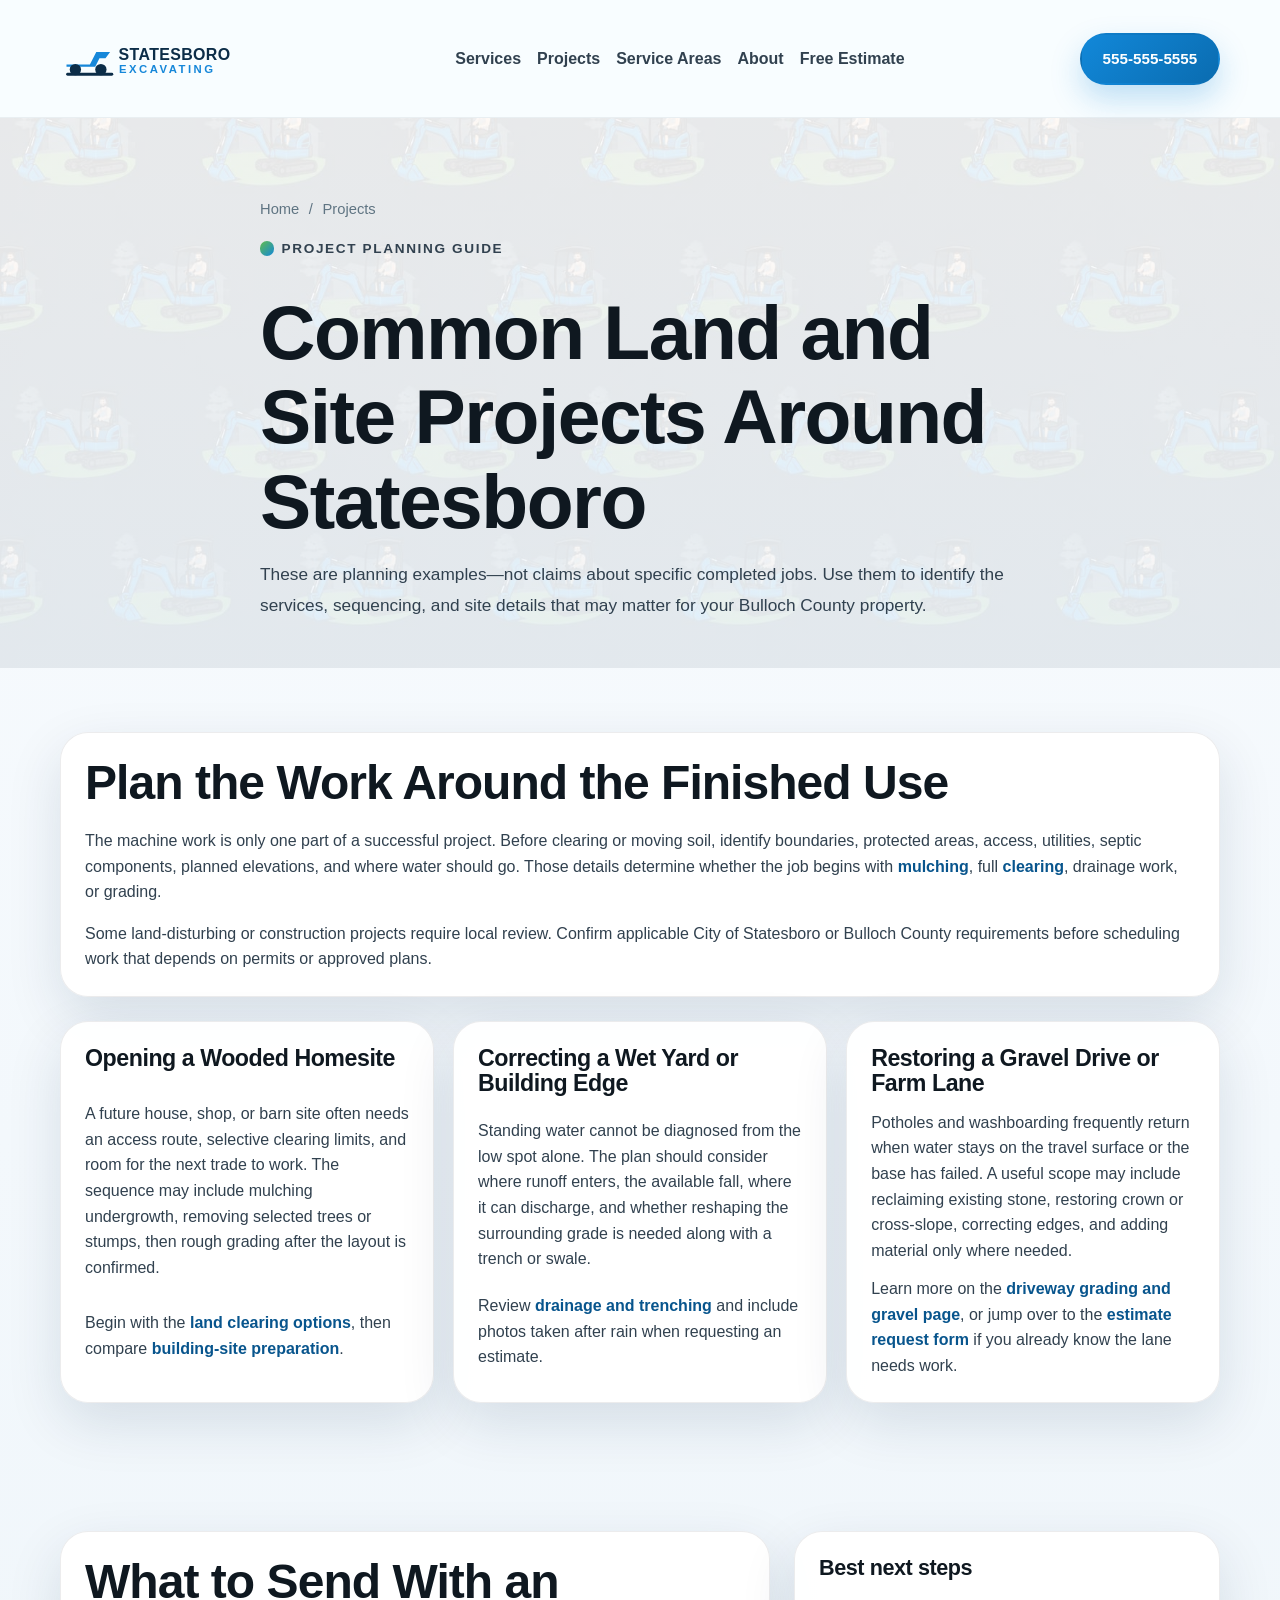
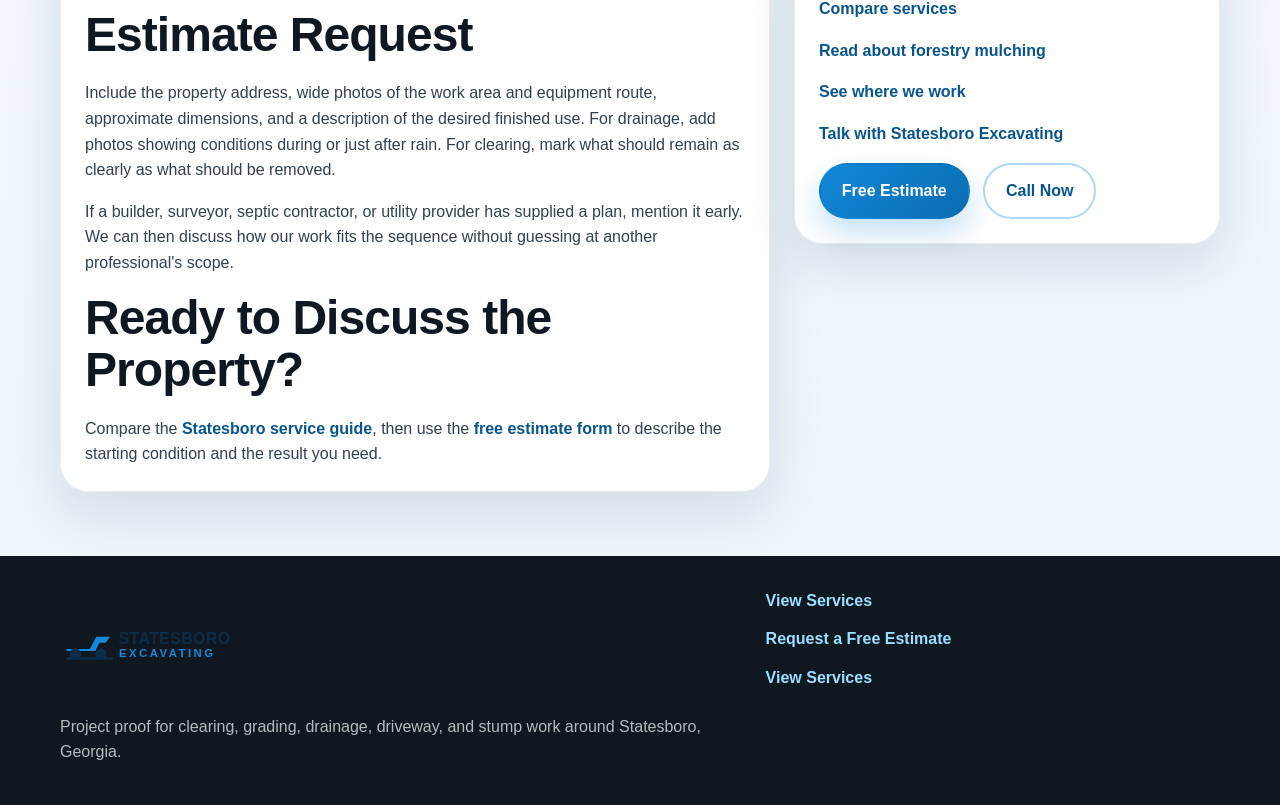
<file: projects/index.html>
<!DOCTYPE html>
<html lang="en">
  <head>
    <meta charset="UTF-8" />
    <meta name="viewport" content="width=device-width, initial-scale=1.0" />
    <title>Statesboro Property Project Planning Guide</title>
    <meta
      name="description"
      content="Browse land clearing, grading, trenching, driveway, and stump work projects from Statesboro Excavating."
    />
    <link rel="stylesheet" href="/styles.css" />
    <!-- Google Tag Manager -->
    <script>
      (function(w,d,s,l,i){w[l]=w[l]||[];w[l].push({"gtm.start":
      new Date().getTime(),event:"gtm.js"});var f=d.getElementsByTagName(s)[0],
      j=d.createElement(s),dl=l!="dataLayer"?"&l="+l:"";j.async=true;j.src=
      "https://www.googletagmanager.com/gtm.js?id="+i+dl;f.parentNode.insertBefore(j,f);
      })(window,document,"script","dataLayer","GTM-N9HZVCSL");
    </script>
    <!-- End Google Tag Manager -->
  </head>
  <body>
    <!-- Google Tag Manager (noscript) -->
    <noscript><iframe src="https://www.googletagmanager.com/ns.html?id=GTM-N9HZVCSL"
    height="0" width="0" style="display:none;visibility:hidden"></iframe></noscript>
    <!-- End Google Tag Manager (noscript) -->
    <header class="site-header">
      <div class="container header-shell">
        <a class="brand" href="/" aria-label="Statesboro Excavating home">
          <img class="brand-logo" src="/Images/statesboro-excavating-logo.svg?v=2" alt="Statesboro Excavating logo" />
        </a>
        <button class="nav-toggle" type="button" aria-label="Open navigation menu" aria-expanded="false" aria-controls="primary-nav">
          <span class="nav-toggle-bar"></span>
          <span class="nav-toggle-bar"></span>
          <span class="nav-toggle-bar"></span>
        </button>
        <nav class="site-nav" id="primary-nav" aria-label="Primary">
          <div class="nav-group">
            <button class="nav-parent-row" type="button" aria-expanded="false" aria-label="Toggle service links">
              <span class="nav-parent">Services</span>
              <span class="nav-group-toggle" aria-hidden="true">
                <span class="nav-group-toggle-bar"></span>
                <span class="nav-group-toggle-bar"></span>
              </span>
            </button>
            <div class="nav-children">
              <a href="/services/land-clearing/">Land Clearing</a>
              <a href="/services/forestry-mulching/">Forestry Mulching</a>
              <a href="/services/site-preparation-grading/">Site Prep &amp; Grading</a>
              <a href="/services/drainage-trenching/">Drainage &amp; Trenching</a>
              <a href="/services/driveway-grading-gravel/">Driveway Grading &amp; Gravel</a>
              <a href="/services/stump-grinding-removal/">Stump Grinding &amp; Removal</a>
              <a href="/services/post-hole-digging/">Post Hole Digging</a>
            </div>
          </div>
          <a href="/projects/">Projects</a>
          <a href="/service-areas/">Service Areas</a>
          <a href="/about/">About</a>
          <a href="/contact/">Free Estimate</a>
        </nav>
        <a class="button button-solid header-call" href="tel:+15555555555">555-555-5555</a>
      </div>
    </header>

    <main class="page-main">
      <section class="page-hero page-hero-light">
        <div class="container page-hero-shell">
          <div class="breadcrumb">
            <a href="/">Home</a>
            <span>/</span>
            <span>Projects</span>
          </div>
          <p class="eyebrow">Project Planning Guide</p>
          <h1>Common Land and Site Projects Around Statesboro</h1>
          <p class="page-intro">
            These are planning examples—not claims about specific completed
            jobs. Use them to identify the services, sequencing, and site details
            that may matter for your Bulloch County property.
          </p>
        </div>
      </section>

      <section class="page-section">
        <div class="container">
          <article class="content-card" style="margin-bottom: 1.5rem;">
            <h2>Plan the Work Around the Finished Use</h2>
            <p>
              The machine work is only one part of a successful project. Before
              clearing or moving soil, identify boundaries, protected areas,
              access, utilities, septic components, planned elevations, and where
              water should go. Those details determine whether the job begins with
              <a class="text-link" href="/services/forestry-mulching/">mulching</a>,
              full <a class="text-link" href="/services/land-clearing/">clearing</a>,
              drainage work, or grading.
            </p>
            <p>
              Some land-disturbing or construction projects require local review.
              Confirm applicable City of Statesboro or Bulloch County requirements
              before scheduling work that depends on permits or approved plans.
            </p>
          </article>

          <div class="project-grid">
            <article class="project-card">
              <h3>Opening a Wooded Homesite</h3>
              <p>
                A future house, shop, or barn site often needs an access route,
                selective clearing limits, and room for the next trade to work.
                The sequence may include mulching undergrowth, removing selected
                trees or stumps, then rough grading after the layout is confirmed.
              </p>
              <p>
                Begin with the <a class="text-link" href="/services/land-clearing/">land clearing options</a>,
                then compare <a class="text-link" href="/services/site-preparation-grading/">building-site preparation</a>.
              </p>
            </article>

            <article class="project-card">
              <h3>Correcting a Wet Yard or Building Edge</h3>
              <p>
                Standing water cannot be diagnosed from the low spot alone. The
                plan should consider where runoff enters, the available fall,
                where it can discharge, and whether reshaping the surrounding
                grade is needed along with a trench or swale.
              </p>
              <p>
                Review <a class="text-link" href="/services/drainage-trenching/">drainage and trenching</a>
                and include photos taken after rain when requesting an estimate.
              </p>
            </article>

            <article class="project-card">
              <h3>Restoring a Gravel Drive or Farm Lane</h3>
              <p>
                Potholes and washboarding frequently return when water stays on
                the travel surface or the base has failed. A useful scope may
                include reclaiming existing stone, restoring crown or cross-slope,
                correcting edges, and adding material only where needed.
              </p>
              <p>
                Learn more on the
                <a class="text-link" href="/services/driveway-grading-gravel/">driveway grading and gravel page</a>,
                or jump over to the
                <a class="text-link" href="/contact/">estimate request form</a>
                if you already know the lane needs work.
              </p>
            </article>
          </div>
        </div>
      </section>

      <section class="page-section">
        <div class="container page-grid">
          <article class="content-card">
            <h2>What to Send With an Estimate Request</h2>
            <p>
              Include the property address, wide photos of the work area and
              equipment route, approximate dimensions, and a description of the
              desired finished use. For drainage, add photos showing conditions
              during or just after rain. For clearing, mark what should remain as
              clearly as what should be removed.
            </p>
            <p>
              If a builder, surveyor, septic contractor, or utility provider has
              supplied a plan, mention it early. We can then discuss how our work
              fits the sequence without guessing at another professional's scope.
            </p>

            <h2>Ready to Discuss the Property?</h2>
            <p>
              Compare the <a class="text-link" href="/services/">Statesboro service guide</a>,
              then use the <a class="text-link" href="/contact/">free estimate form</a>
              to describe the starting condition and the result you need.
            </p>
          </article>

          <aside class="sidebar-card">
            <h3>Best next steps</h3>
            <a class="text-link" href="/services/">Compare services</a>
            <a class="text-link" href="/services/forestry-mulching/">Read about forestry mulching</a>
            <a class="text-link" href="/service-areas/">See where we work</a>
            <a class="text-link" href="/contact/">Talk with Statesboro Excavating</a>
            <div class="inline-cta-row">
              <a class="button button-solid" href="/contact/">Free Estimate</a>
              <a class="button button-outline" href="tel:+15555555555">Call Now</a>
            </div>
          </aside>
        </div>
      </section>
    </main>

    <footer class="site-footer">
      <div class="container footer-grid">
        <div>
          <a class="brand footer-brand" href="/">
            <img class="brand-logo" src="/Images/statesboro-excavating-logo.svg" alt="Statesboro Excavating logo" />
          </a>
          <p class="footer-seo">
            Project proof for clearing, grading, drainage, driveway, and stump
            work around Statesboro, Georgia.
          </p>
        </div>
        <div class="footer-links">
          <a href="/services/">View Services</a>
          <a href="/contact/">Request a Free Estimate</a>
          <a href="/services/">View Services</a>
        </div>
      </div>
    </footer>
    <script src="/script.js?v=20260624"></script>
  </body>
</html>
</file>
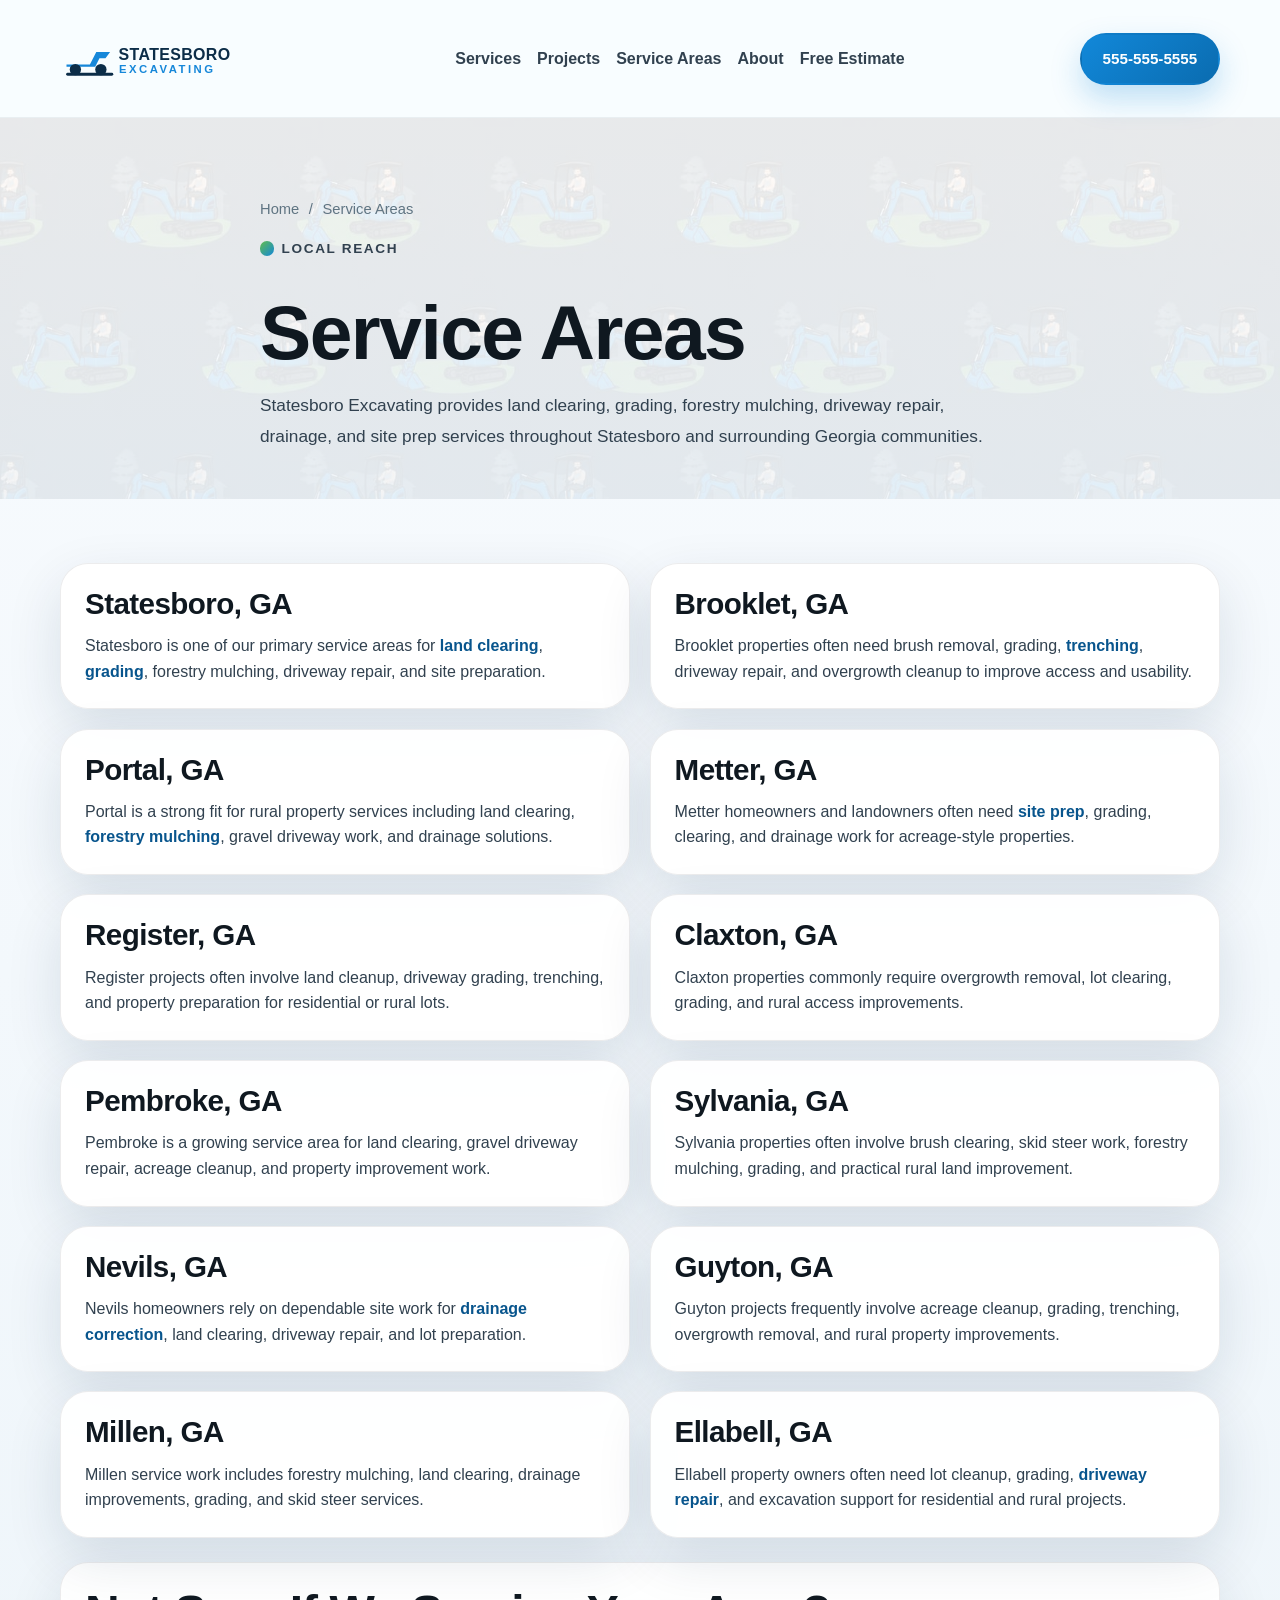
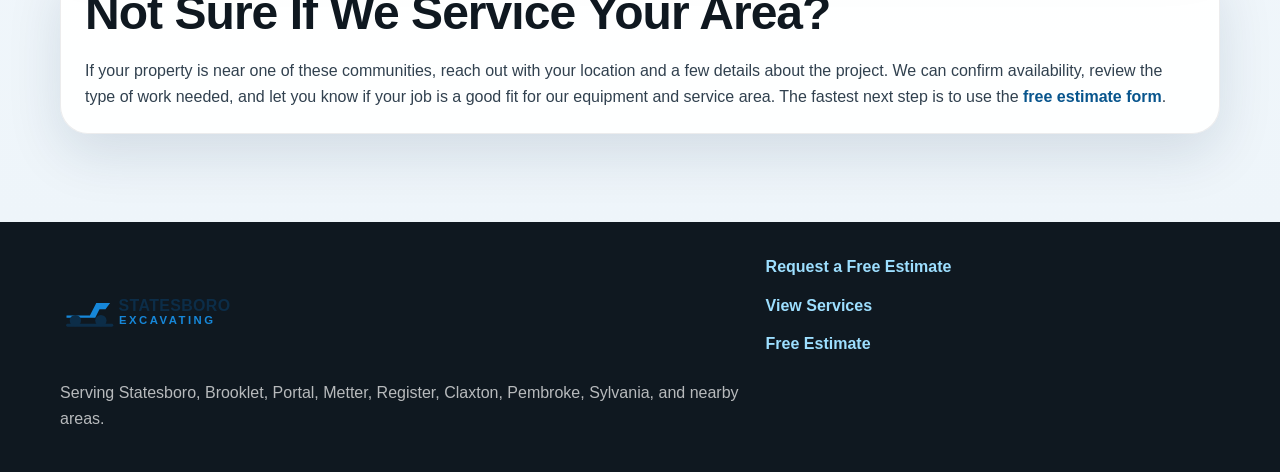
<file: service-areas/index.html>
<!DOCTYPE html>
<html lang="en">
  <head>
    <meta charset="UTF-8" />
    <meta name="viewport" content="width=device-width, initial-scale=1.0" />
    <title>Service Areas | Statesboro Excavating</title>
    <meta
      name="description"
      content="See where Statesboro Excavating provides land clearing, grading, drainage trenching, driveway work, and related services."
    />
    <link rel="stylesheet" href="/styles.css" />
    <!-- Google Tag Manager -->
    <script>
      (function(w,d,s,l,i){w[l]=w[l]||[];w[l].push({"gtm.start":
      new Date().getTime(),event:"gtm.js"});var f=d.getElementsByTagName(s)[0],
      j=d.createElement(s),dl=l!="dataLayer"?"&l="+l:"";j.async=true;j.src=
      "https://www.googletagmanager.com/gtm.js?id="+i+dl;f.parentNode.insertBefore(j,f);
      })(window,document,"script","dataLayer","GTM-N9HZVCSL");
    </script>
    <!-- End Google Tag Manager -->
  </head>
  <body>
    <!-- Google Tag Manager (noscript) -->
    <noscript><iframe src="https://www.googletagmanager.com/ns.html?id=GTM-N9HZVCSL"
    height="0" width="0" style="display:none;visibility:hidden"></iframe></noscript>
    <!-- End Google Tag Manager (noscript) -->
    <header class="site-header">
      <div class="container header-shell">
        <a class="brand" href="/" aria-label="Statesboro Excavating home">
          <img class="brand-logo" src="/Images/statesboro-excavating-logo.svg?v=2" alt="Statesboro Excavating logo" />
        </a>
        <button class="nav-toggle" type="button" aria-label="Open navigation menu" aria-expanded="false" aria-controls="primary-nav">
          <span class="nav-toggle-bar"></span>
          <span class="nav-toggle-bar"></span>
          <span class="nav-toggle-bar"></span>
        </button>
        <nav class="site-nav" id="primary-nav" aria-label="Primary">
          <div class="nav-group">
            <button class="nav-parent-row" type="button" aria-expanded="false" aria-label="Toggle service links">
              <span class="nav-parent">Services</span>
              <span class="nav-group-toggle" aria-hidden="true">
                <span class="nav-group-toggle-bar"></span>
                <span class="nav-group-toggle-bar"></span>
              </span>
            </button>
            <div class="nav-children">
              <a href="/services/land-clearing/">Land Clearing</a>
              <a href="/services/forestry-mulching/">Forestry Mulching</a>
              <a href="/services/site-preparation-grading/">Site Prep &amp; Grading</a>
              <a href="/services/drainage-trenching/">Drainage &amp; Trenching</a>
              <a href="/services/driveway-grading-gravel/">Driveway Grading &amp; Gravel</a>
              <a href="/services/stump-grinding-removal/">Stump Grinding &amp; Removal</a>
              <a href="/services/post-hole-digging/">Post Hole Digging</a>
            </div>
          </div>
          <a href="/projects/">Projects</a>
          <a href="/service-areas/">Service Areas</a>
          <a href="/about/">About</a>
          <a href="/contact/">Free Estimate</a>
        </nav>
        <a class="button button-solid header-call" href="tel:+15555555555">555-555-5555</a>
      </div>
    </header>

    <main class="page-main">
      <section class="page-hero page-hero-light">
        <div class="container page-hero-shell">
          <div class="breadcrumb">
            <a href="/">Home</a>
            <span>/</span>
            <span>Service Areas</span>
          </div>
          <p class="eyebrow">Local Reach</p>
          <h1>Service Areas</h1>
          <p class="page-intro">
            Statesboro Excavating provides land clearing, grading, forestry
            mulching, driveway repair, drainage, and site prep services
            throughout Statesboro and surrounding Georgia communities.
          </p>
        </div>
      </section>

      <section class="page-section">
        <div class="container">
          <section class="service-area-grid">
            <div class="service-area-card">
              <h3>Statesboro, GA</h3>
              <p>Statesboro is one of our primary service areas for <a class="text-link" href="/services/land-clearing/">land clearing</a>, <a class="text-link" href="/services/site-preparation-grading/">grading</a>, forestry mulching, driveway repair, and site preparation.</p>
            </div>

            <div class="service-area-card">
              <h3>Brooklet, GA</h3>
              <p>Brooklet properties often need brush removal, grading, <a class="text-link" href="/services/drainage-trenching/">trenching</a>, driveway repair, and overgrowth cleanup to improve access and usability.</p>
            </div>

            <div class="service-area-card">
              <h3>Portal, GA</h3>
              <p>Portal is a strong fit for rural property services including land clearing, <a class="text-link" href="/services/forestry-mulching/">forestry mulching</a>, gravel driveway work, and drainage solutions.</p>
            </div>

            <div class="service-area-card">
              <h3>Metter, GA</h3>
              <p>Metter homeowners and landowners often need <a class="text-link" href="/services/site-preparation-grading/">site prep</a>, grading, clearing, and drainage work for acreage-style properties.</p>
            </div>

            <div class="service-area-card">
              <h3>Register, GA</h3>
              <p>Register projects often involve land cleanup, driveway grading, trenching, and property preparation for residential or rural lots.</p>
            </div>

            <div class="service-area-card">
              <h3>Claxton, GA</h3>
              <p>Claxton properties commonly require overgrowth removal, lot clearing, grading, and rural access improvements.</p>
            </div>

            <div class="service-area-card">
              <h3>Pembroke, GA</h3>
              <p>Pembroke is a growing service area for land clearing, gravel driveway repair, acreage cleanup, and property improvement work.</p>
            </div>

            <div class="service-area-card">
              <h3>Sylvania, GA</h3>
              <p>Sylvania properties often involve brush clearing, skid steer work, forestry mulching, grading, and practical rural land improvement.</p>
            </div>

            <div class="service-area-card">
              <h3>Nevils, GA</h3>
              <p>Nevils homeowners rely on dependable site work for <a class="text-link" href="/services/drainage-trenching/">drainage correction</a>, land clearing, driveway repair, and lot preparation.</p>
            </div>

            <div class="service-area-card">
              <h3>Guyton, GA</h3>
              <p>Guyton projects frequently involve acreage cleanup, grading, trenching, overgrowth removal, and rural property improvements.</p>
            </div>

            <div class="service-area-card">
              <h3>Millen, GA</h3>
              <p>Millen service work includes forestry mulching, land clearing, drainage improvements, grading, and skid steer services.</p>
            </div>

            <div class="service-area-card">
              <h3>Ellabell, GA</h3>
              <p>Ellabell property owners often need lot cleanup, grading, <a class="text-link" href="/services/driveway-grading-gravel/">driveway repair</a>, and excavation support for residential and rural projects.</p>
            </div>
          </section>

          <section class="content-card service-areas-conclusion">
            <h2>Not Sure If We Service Your Area?</h2>
            <p>
              If your property is near one of these communities, reach out with
              your location and a few details about the project. We can confirm
              availability, review the type of work needed, and let you know if
              your job is a good fit for our equipment and service area. The
              fastest next step is to use the <a class="text-link" href="/contact/">free estimate form</a>.
            </p>
          </section>
        </div>
      </section>
    </main>

    <footer class="site-footer">
      <div class="container footer-grid">
        <div>
          <a class="brand footer-brand" href="/">
            <img class="brand-logo" src="/Images/statesboro-excavating-logo.svg" alt="Statesboro Excavating logo" />
          </a>
          <p class="footer-seo">
            Serving Statesboro, Brooklet, Portal, Metter, Register,
            Claxton, Pembroke, Sylvania, and nearby areas.
          </p>
        </div>
        <div class="footer-links">
          <a href="/contact/">Request a Free Estimate</a>
          <a href="/services/">View Services</a>
          <a href="/contact/">Free Estimate</a>
        </div>
      </div>
    </footer>
    <script src="/script.js?v=20260624"></script>
  </body>
</html>
</file>
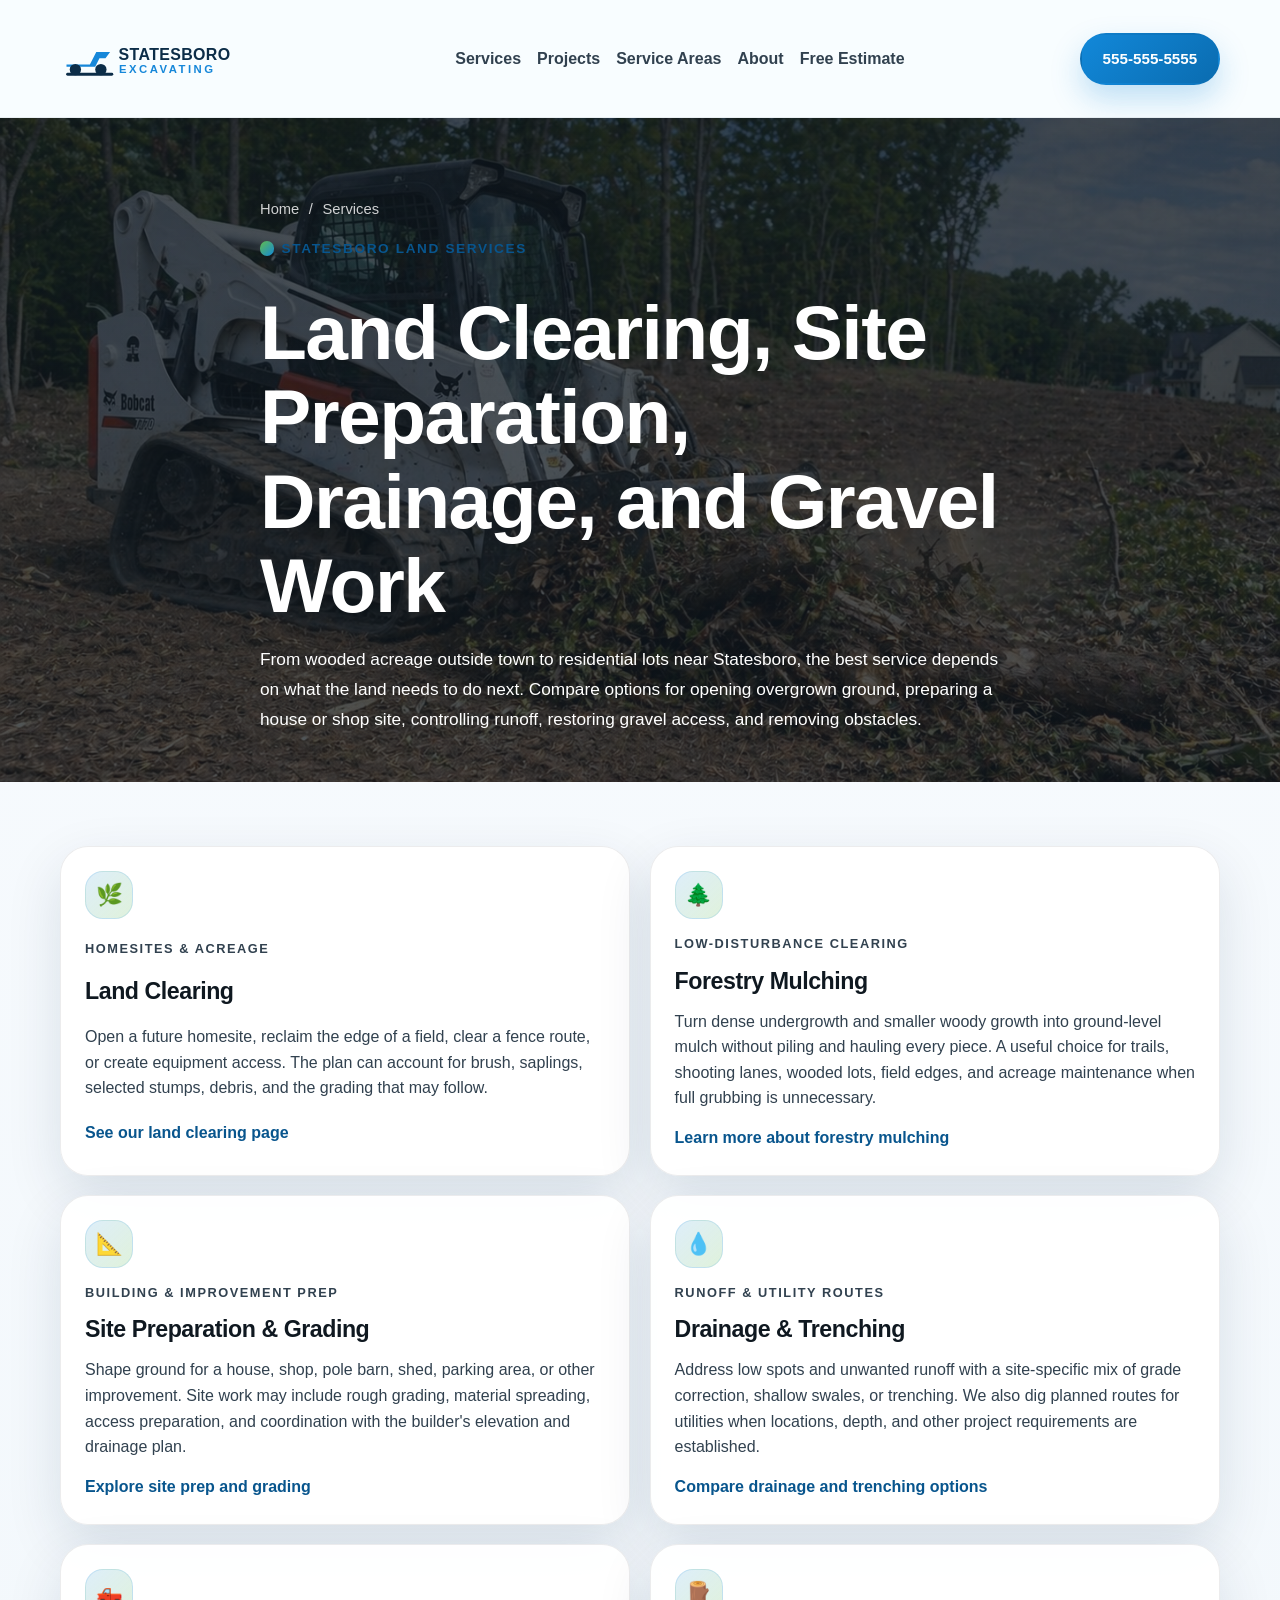
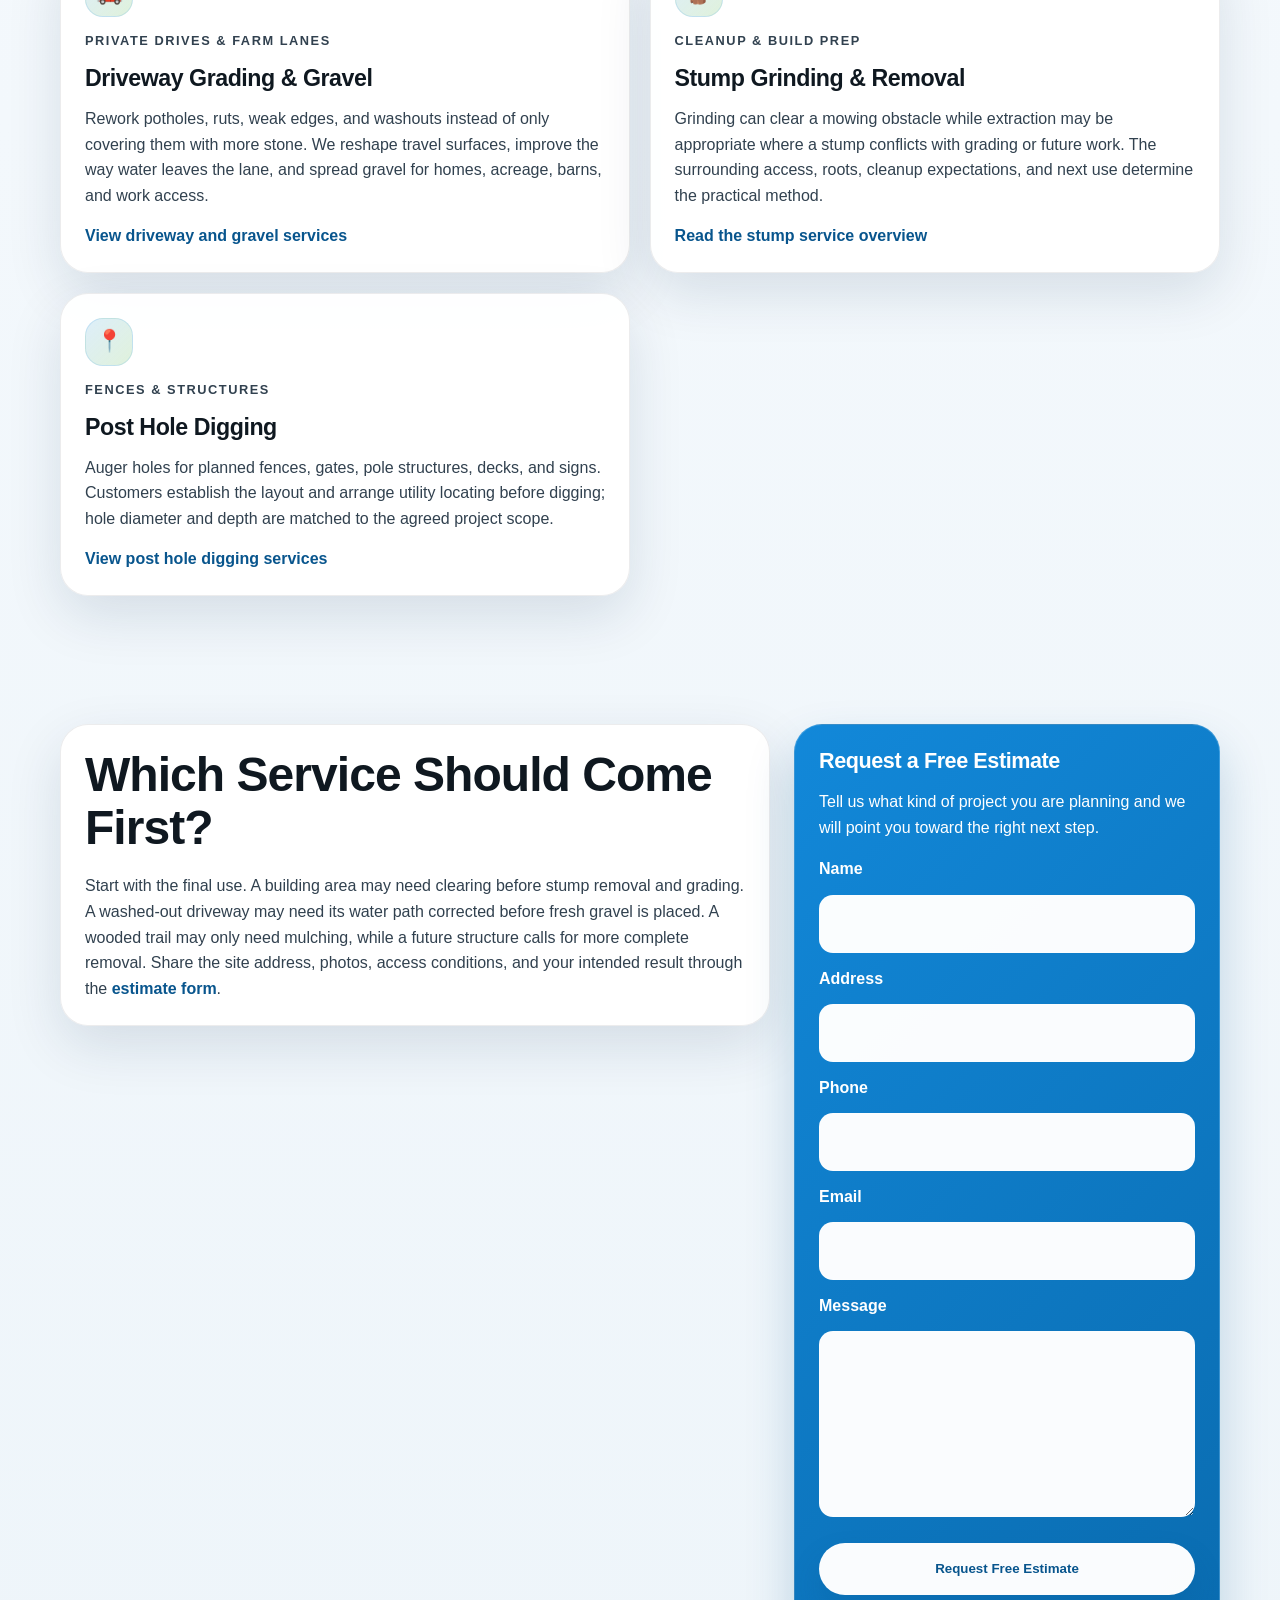
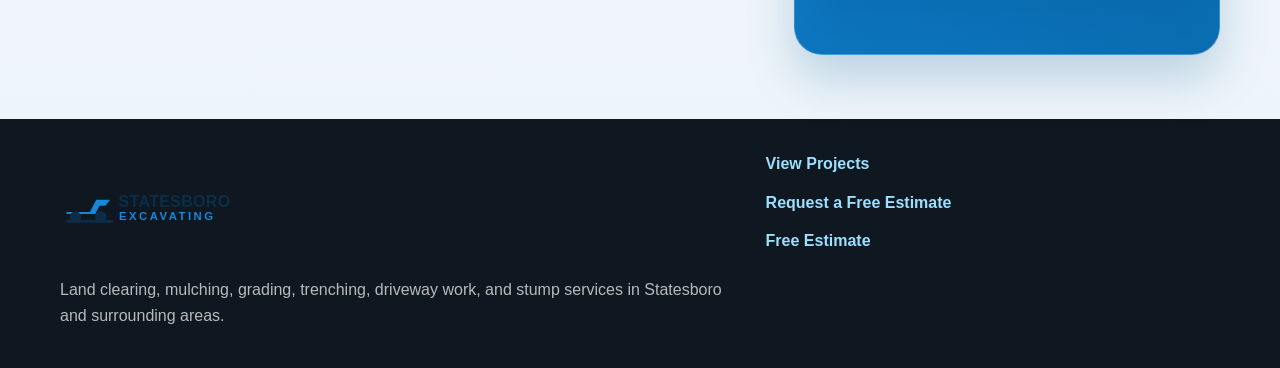
<file: services/index.html>
<!DOCTYPE html>
<html lang="en">
  <head>
    <meta charset="UTF-8" />
    <meta name="viewport" content="width=device-width, initial-scale=1.0" />
    <title>Land Clearing, Grading &amp; Drainage | Statesboro, GA</title>
    <meta
      name="description"
      content="Explore land clearing, forestry mulching, grading, drainage trenching, driveway work, and stump removal services from Statesboro Excavating."
    />
    <link rel="stylesheet" href="/styles.css" />
    <!-- Google Tag Manager -->
    <script>
      (function(w,d,s,l,i){w[l]=w[l]||[];w[l].push({"gtm.start":
      new Date().getTime(),event:"gtm.js"});var f=d.getElementsByTagName(s)[0],
      j=d.createElement(s),dl=l!="dataLayer"?"&l="+l:"";j.async=true;j.src=
      "https://www.googletagmanager.com/gtm.js?id="+i+dl;f.parentNode.insertBefore(j,f);
      })(window,document,"script","dataLayer","GTM-N9HZVCSL");
    </script>
    <!-- End Google Tag Manager -->
    <script src="https://challenges.cloudflare.com/turnstile/v0/api.js" async defer></script>
  </head>
  <body>
    <!-- Google Tag Manager (noscript) -->
    <noscript><iframe src="https://www.googletagmanager.com/ns.html?id=GTM-N9HZVCSL"
    height="0" width="0" style="display:none;visibility:hidden"></iframe></noscript>
    <!-- End Google Tag Manager (noscript) -->
    <header class="site-header">
      <div class="container header-shell">
        <a class="brand" href="/" aria-label="Statesboro Excavating home">
          <img class="brand-logo" src="/Images/statesboro-excavating-logo.svg?v=2" alt="Statesboro Excavating logo" />
        </a>
        <button class="nav-toggle" type="button" aria-label="Open navigation menu" aria-expanded="false" aria-controls="primary-nav">
          <span class="nav-toggle-bar"></span>
          <span class="nav-toggle-bar"></span>
          <span class="nav-toggle-bar"></span>
        </button>
        <nav class="site-nav" id="primary-nav" aria-label="Primary">
          <div class="nav-group">
            <button class="nav-parent-row" type="button" aria-expanded="false" aria-label="Toggle service links">
              <span class="nav-parent">Services</span>
              <span class="nav-group-toggle" aria-hidden="true">
                <span class="nav-group-toggle-bar"></span>
                <span class="nav-group-toggle-bar"></span>
              </span>
            </button>
            <div class="nav-children">
              <a href="/services/land-clearing/">Land Clearing</a>
              <a href="/services/forestry-mulching/">Forestry Mulching</a>
              <a href="/services/site-preparation-grading/">Site Prep &amp; Grading</a>
              <a href="/services/drainage-trenching/">Drainage &amp; Trenching</a>
              <a href="/services/driveway-grading-gravel/">Driveway Grading &amp; Gravel</a>
              <a href="/services/stump-grinding-removal/">Stump Grinding &amp; Removal</a>
              <a href="/services/post-hole-digging/">Post Hole Digging</a>
            </div>
          </div>
          <a href="/projects/">Projects</a>
          <a href="/service-areas/">Service Areas</a>
          <a href="/about/">About</a>
          <a href="/contact/">Free Estimate</a>
        </nav>
        <a class="button button-solid header-call" href="tel:+15555555555">555-555-5555</a>
      </div>
    </header>

    <main class="page-main">
      <section class="page-hero">
        <div class="container page-hero-shell">
          <div class="breadcrumb">
            <a href="/">Home</a>
            <span>/</span>
            <span>Services</span>
          </div>
          <p class="eyebrow">Statesboro Land Services</p>
          <h1>Land Clearing, Site Preparation, Drainage, and Gravel Work</h1>
          <p class="page-intro">
            From wooded acreage outside town to residential lots near Statesboro,
            the best service depends on what the land needs to do next. Compare
            options for opening overgrown ground, preparing a house or shop site,
            controlling runoff, restoring gravel access, and removing obstacles.
          </p>
        </div>
      </section>

      <section class="page-section" data-sticky-cta-trigger>
        <div class="container">
          <div class="service-link-grid">
            <article class="service-teaser">
              <span class="service-icon" aria-hidden="true">🌿</span>
              <p class="mini-eyebrow">Homesites &amp; Acreage</p>
              <h3>Land Clearing</h3>
              <p>
                Open a future homesite, reclaim the edge of a field, clear a
                fence route, or create equipment access. The plan can account
                for brush, saplings, selected stumps, debris, and the grading
                that may follow.
              </p>
              <a class="text-link" href="/services/land-clearing/">See our land clearing page</a>
            </article>

            <article class="service-teaser">
              <span class="service-icon" aria-hidden="true">🌲</span>
              <p class="mini-eyebrow">Low-Disturbance Clearing</p>
              <h3>Forestry Mulching</h3>
              <p>
                Turn dense undergrowth and smaller woody growth into ground-level
                mulch without piling and hauling every piece. A useful choice for
                trails, shooting lanes, wooded lots, field edges, and acreage
                maintenance when full grubbing is unnecessary.
              </p>
              <a class="text-link" href="/services/forestry-mulching/">Learn more about forestry mulching</a>
            </article>

            <article class="service-teaser">
              <span class="service-icon" aria-hidden="true">📐</span>
              <p class="mini-eyebrow">Building &amp; Improvement Prep</p>
              <h3>Site Preparation &amp; Grading</h3>
              <p>
                Shape ground for a house, shop, pole barn, shed, parking area,
                or other improvement. Site work may include rough grading,
                material spreading, access preparation, and coordination with
                the builder's elevation and drainage plan.
              </p>
              <a class="text-link" href="/services/site-preparation-grading/">Explore site prep and grading</a>
            </article>

            <article class="service-teaser">
              <span class="service-icon" aria-hidden="true">💧</span>
              <p class="mini-eyebrow">Runoff &amp; Utility Routes</p>
              <h3>Drainage &amp; Trenching</h3>
              <p>
                Address low spots and unwanted runoff with a site-specific mix
                of grade correction, shallow swales, or trenching. We also dig
                planned routes for utilities when locations, depth, and other
                project requirements are established.
              </p>
              <a class="text-link" href="/services/drainage-trenching/">Compare drainage and trenching options</a>
            </article>

            <article class="service-teaser">
              <span class="service-icon" aria-hidden="true">🛻</span>
              <p class="mini-eyebrow">Private Drives &amp; Farm Lanes</p>
              <h3>Driveway Grading &amp; Gravel</h3>
              <p>
                Rework potholes, ruts, weak edges, and washouts instead of only
                covering them with more stone. We reshape travel surfaces,
                improve the way water leaves the lane, and spread gravel for
                homes, acreage, barns, and work access.
              </p>
              <a class="text-link" href="/services/driveway-grading-gravel/">View driveway and gravel services</a>
            </article>

            <article class="service-teaser">
              <span class="service-icon" aria-hidden="true">🪵</span>
              <p class="mini-eyebrow">Cleanup &amp; Build Prep</p>
              <h3>Stump Grinding &amp; Removal</h3>
              <p>
                Grinding can clear a mowing obstacle while extraction may be
                appropriate where a stump conflicts with grading or future work.
                The surrounding access, roots, cleanup expectations, and next
                use determine the practical method.
              </p>
              <a class="text-link" href="/services/stump-grinding-removal/">Read the stump service overview</a>
            </article>

            <article class="service-teaser">
              <span class="service-icon" aria-hidden="true">📍</span>
              <p class="mini-eyebrow">Fences &amp; Structures</p>
              <h3>Post Hole Digging</h3>
              <p>
                Auger holes for planned fences, gates, pole structures, decks,
                and signs. Customers establish the layout and arrange utility
                locating before digging; hole diameter and depth are matched to
                the agreed project scope.
              </p>
              <a class="text-link" href="/services/post-hole-digging/">View post hole digging services</a>
            </article>
          </div>
        </div>
      </section>

      <section class="page-section">
        <div class="container page-grid">
          <article class="content-card">
            <h2>Which Service Should Come First?</h2>
            <p>
              Start with the final use. A building area may need clearing before
              stump removal and grading. A washed-out driveway may need its water
              path corrected before fresh gravel is placed. A wooded trail may
              only need mulching, while a future structure calls for more complete
              removal. Share the site address, photos, access conditions, and your
              intended result through the <a class="text-link" href="/contact/">estimate form</a>.
            </p>
          </article>

          <aside class="sidebar-card contact-form-card" id="request-free-estimate">
            <h3>Request a Free Estimate</h3>
            <p>
              Tell us what kind of project you are planning and we will point
              you toward the right next step.
            </p>

            <form class="page-form js-estimate-form" method="post">
              <label for="services-name">Name</label>
              <input id="services-name" name="name" type="text" required />

              <label for="services-address">Address</label>
              <input id="services-address" name="address" type="text" required />

              <label for="services-phone">Phone</label>
              <input id="services-phone" name="phone" type="tel" required />

              <label for="services-email">Email</label>
              <input id="services-email" name="email" type="email" required />

              <input name="service_type" type="hidden" value="General Service Inquiry" />

              <label for="services-message">Message</label>
              <textarea id="services-message" name="message" rows="6" required></textarea>

              <div class="cf-turnstile" data-sitekey="0x4AAAAAADDvuC47Ls71hVOy" data-theme="light" data-action="contact"></div>

              <button class="button button-solid" type="submit">Request Free Estimate</button>
              <p class="form-status" role="status" aria-live="polite"></p>
            </form>
          </aside>
        </div>
      </section>
    </main>

    <footer class="site-footer">
      <div class="container footer-grid">
        <div>
          <a class="brand footer-brand" href="/">
            <img class="brand-logo" src="/Images/statesboro-excavating-logo.svg" alt="Statesboro Excavating logo" />
          </a>
          <p class="footer-seo">
            Land clearing, mulching, grading, trenching, driveway work, and
            stump services in Statesboro and surrounding areas.
          </p>
        </div>
        <div class="footer-links">
          <a href="/projects/">View Projects</a>
          <a href="/contact/">Request a Free Estimate</a>
          <a href="/contact/">Free Estimate</a>
        </div>
      </div>
    </footer>

    <div class="sticky-cta" aria-label="Mobile quick actions">
      <a class="button button-solid mobile-phone-button" href="tel:+15555555555">Call Now</a>
      <a class="button button-outline" href="#request-free-estimate">Get Estimate</a>
    </div>

    <script src="/script.js?v=20260624"></script>
  </body>
</html>
</file>
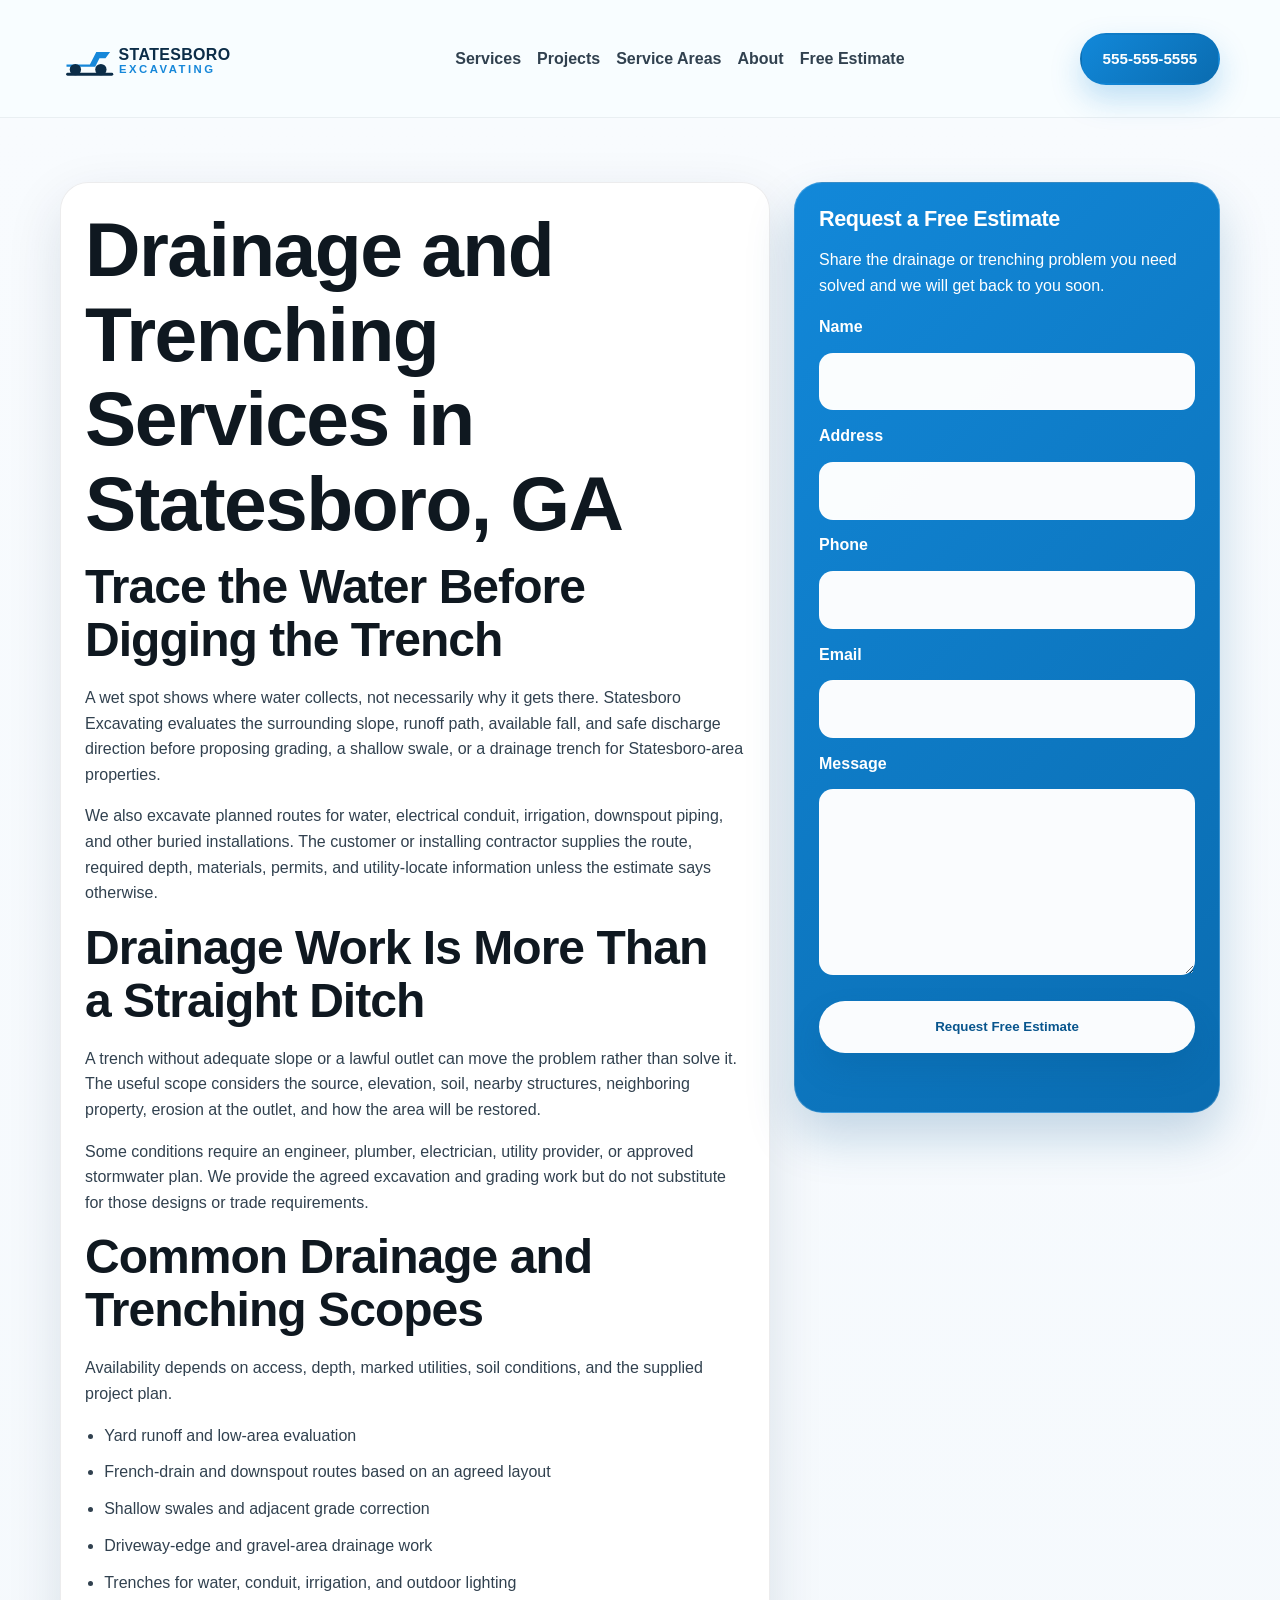
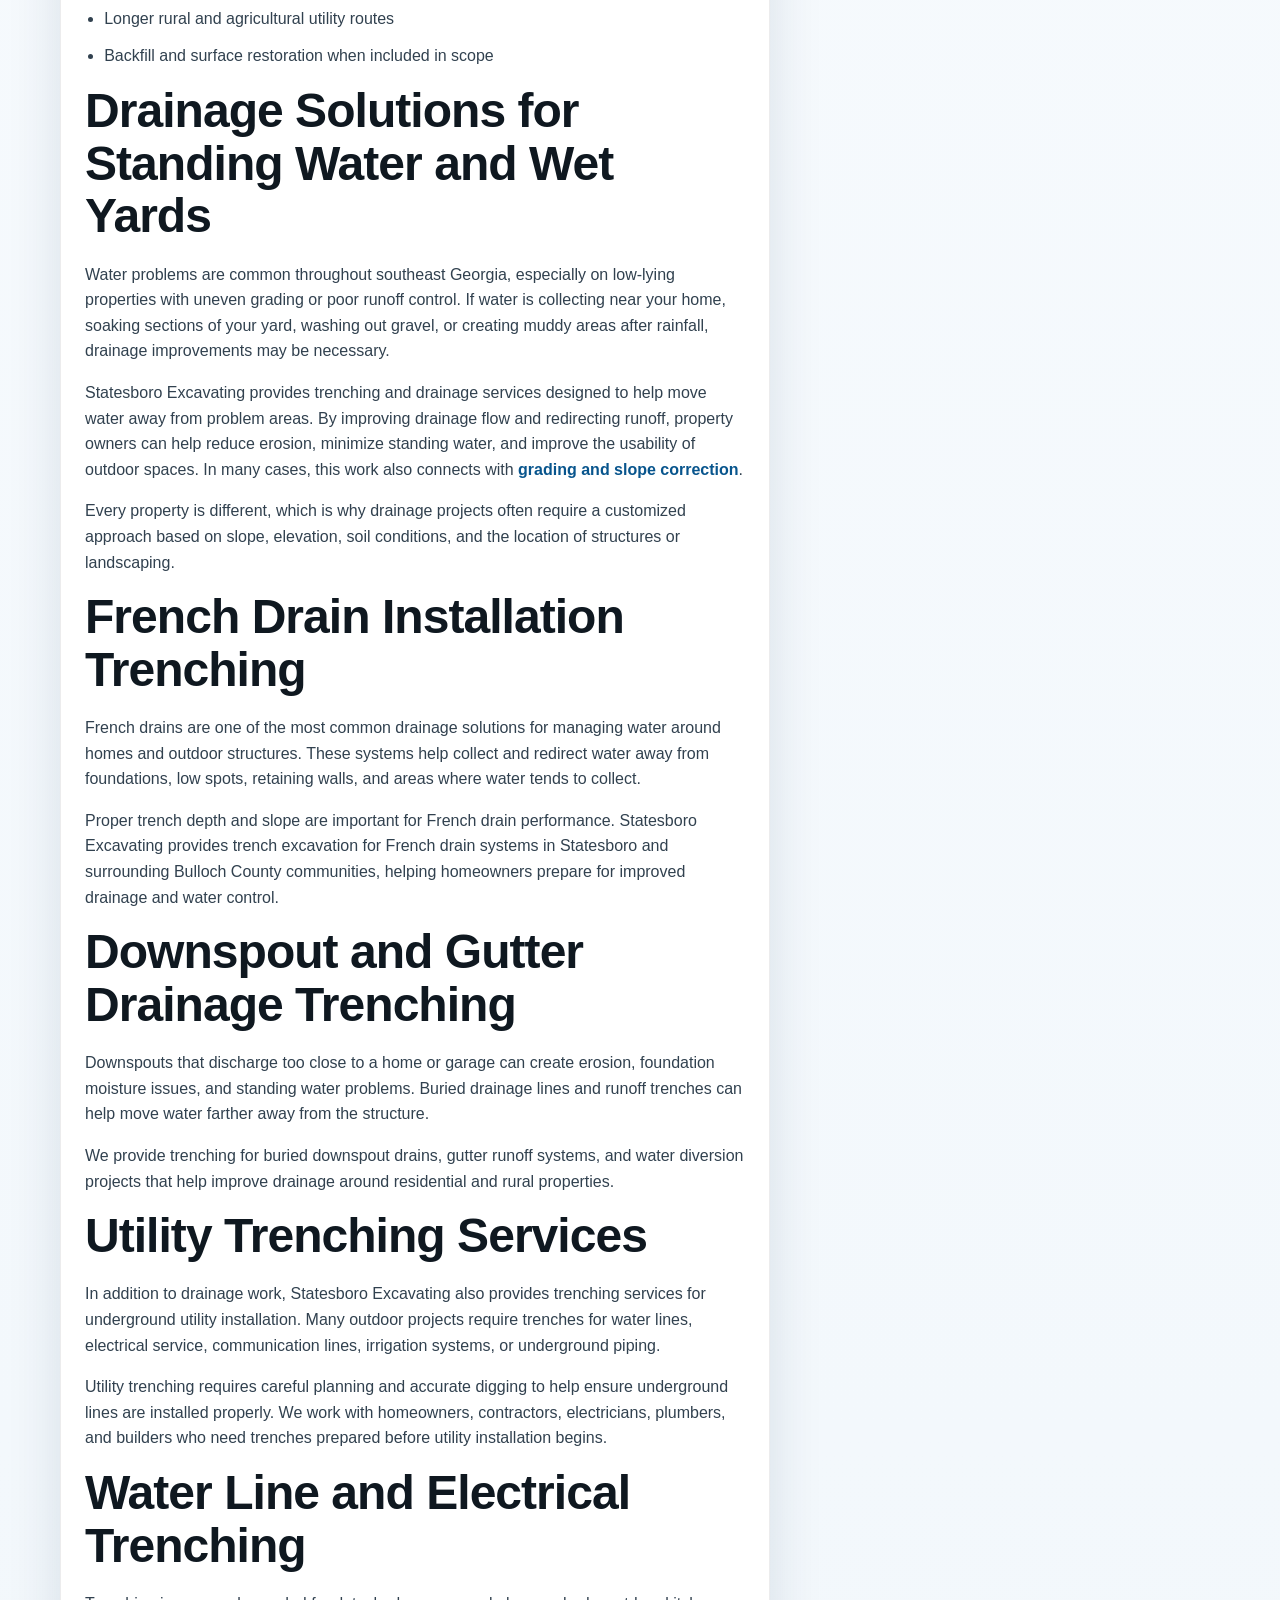
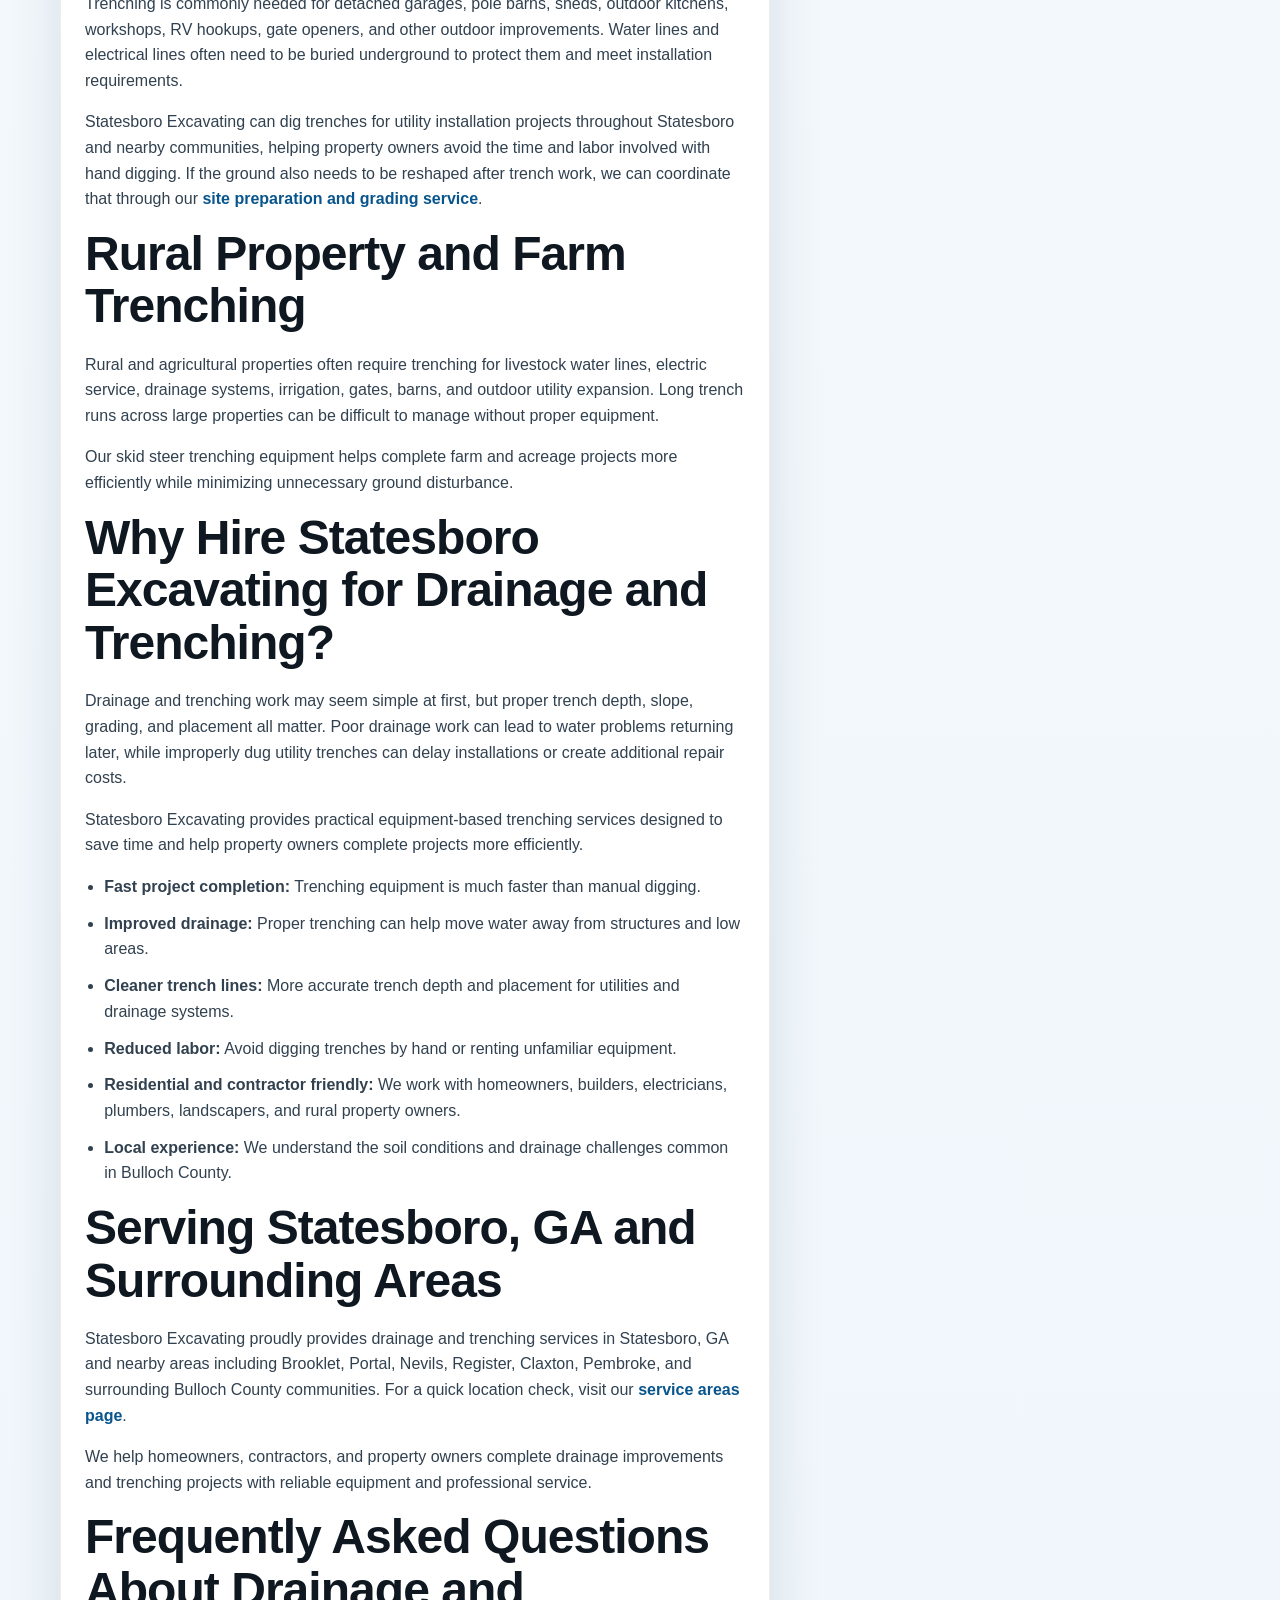
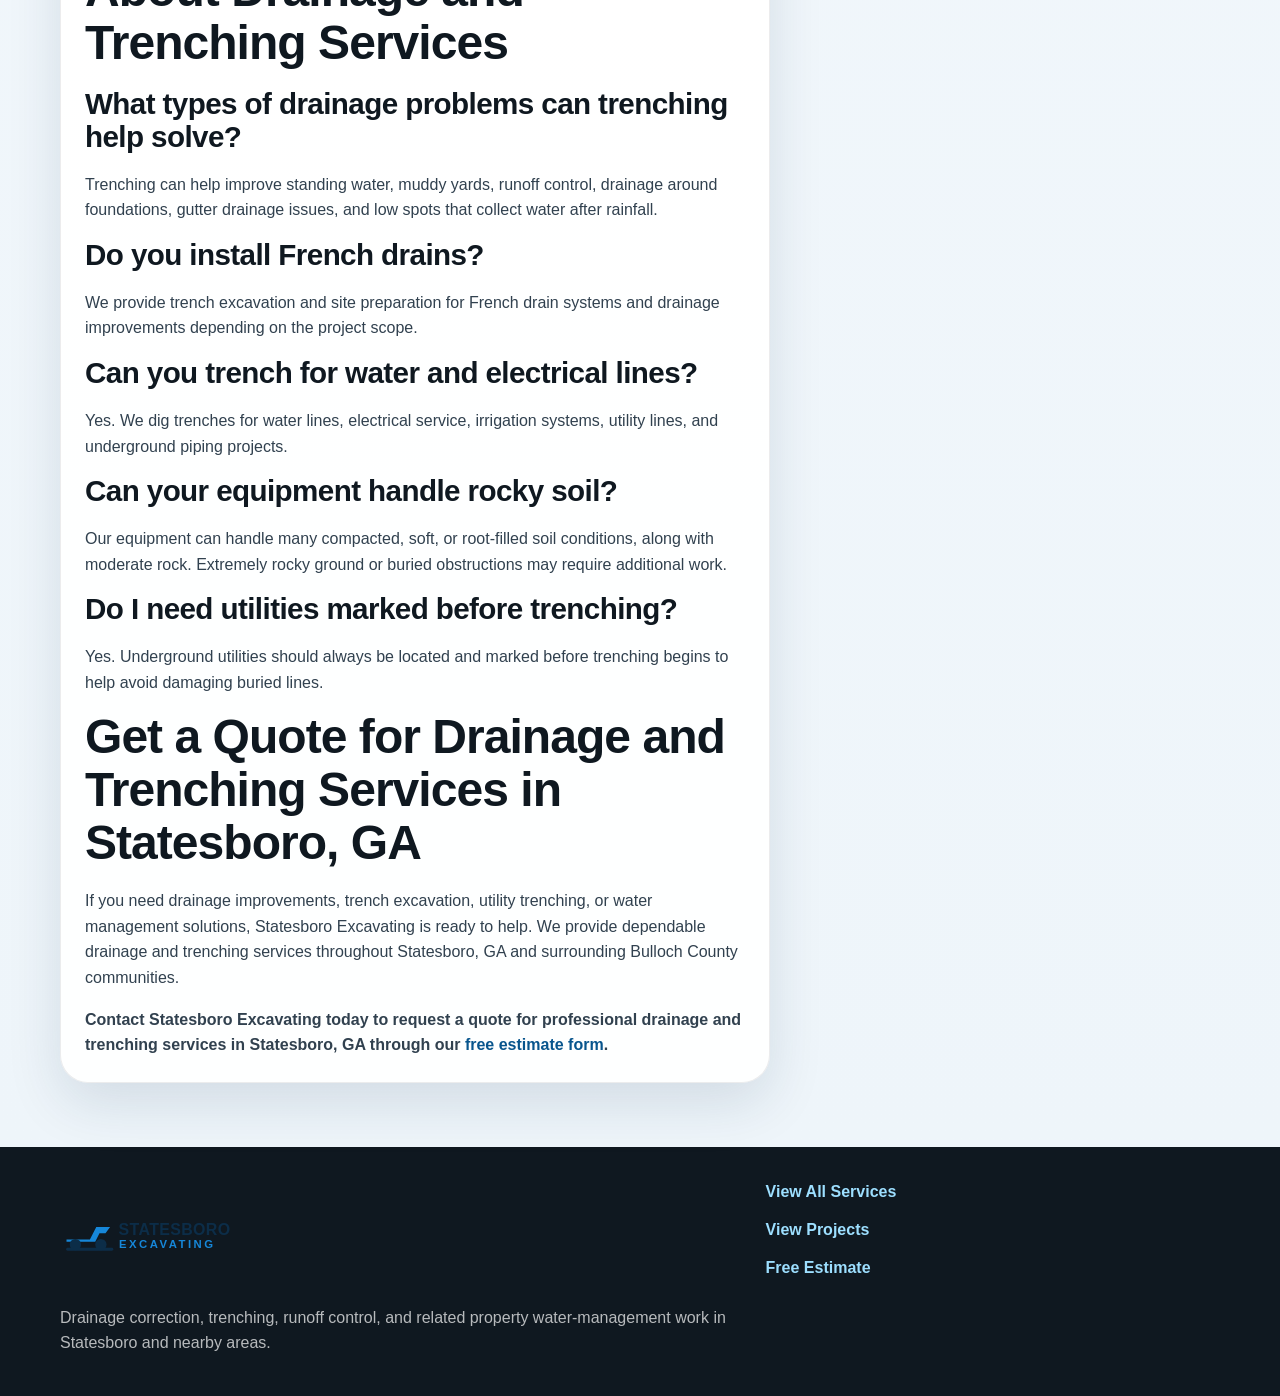
<file: services/drainage-trenching/index.html>
<!DOCTYPE html>
<html lang="en">
  <head>
    <meta charset="UTF-8" />
    <meta name="viewport" content="width=device-width, initial-scale=1.0" />
    <title>Drainage and Trenching Services | Statesboro Excavating</title>
    <meta
      name="description"
      content="Drainage correction, trenching, runoff control, and utility trench work in Statesboro, Georgia."
    />
    <link rel="stylesheet" href="/styles.css" />
    <!-- Google Tag Manager -->
    <script>
      (function(w,d,s,l,i){w[l]=w[l]||[];w[l].push({"gtm.start":
      new Date().getTime(),event:"gtm.js"});var f=d.getElementsByTagName(s)[0],
      j=d.createElement(s),dl=l!="dataLayer"?"&l="+l:"";j.async=true;j.src=
      "https://www.googletagmanager.com/gtm.js?id="+i+dl;f.parentNode.insertBefore(j,f);
      })(window,document,"script","dataLayer","GTM-N9HZVCSL");
    </script>
    <!-- End Google Tag Manager -->
    <script src="https://challenges.cloudflare.com/turnstile/v0/api.js" async defer></script>
  </head>
  <body>
    <!-- Google Tag Manager (noscript) -->
    <noscript><iframe src="https://www.googletagmanager.com/ns.html?id=GTM-N9HZVCSL"
    height="0" width="0" style="display:none;visibility:hidden"></iframe></noscript>
    <!-- End Google Tag Manager (noscript) -->
    <header class="site-header">
      <div class="container header-shell">
        <a class="brand" href="/" aria-label="Statesboro Excavating home">
          <img class="brand-logo" src="/Images/statesboro-excavating-logo.svg?v=2" alt="Statesboro Excavating logo" />
        </a>
        <button class="nav-toggle" type="button" aria-label="Open navigation menu" aria-expanded="false" aria-controls="primary-nav">
          <span class="nav-toggle-bar"></span>
          <span class="nav-toggle-bar"></span>
          <span class="nav-toggle-bar"></span>
        </button>
        <nav class="site-nav" id="primary-nav" aria-label="Primary">
          <div class="nav-group">
            <button class="nav-parent-row" type="button" aria-expanded="false" aria-label="Toggle service links">
              <span class="nav-parent">Services</span>
              <span class="nav-group-toggle" aria-hidden="true">
                <span class="nav-group-toggle-bar"></span>
                <span class="nav-group-toggle-bar"></span>
              </span>
            </button>
            <div class="nav-children">
              <a href="/services/land-clearing/">Land Clearing</a>
              <a href="/services/forestry-mulching/">Forestry Mulching</a>
              <a href="/services/site-preparation-grading/">Site Prep &amp; Grading</a>
              <a href="/services/drainage-trenching/">Drainage &amp; Trenching</a>
              <a href="/services/driveway-grading-gravel/">Driveway Grading &amp; Gravel</a>
              <a href="/services/stump-grinding-removal/">Stump Grinding &amp; Removal</a>
              <a href="/services/post-hole-digging/">Post Hole Digging</a>
            </div>
          </div>
          <a href="/projects/">Projects</a>
          <a href="/service-areas/">Service Areas</a>
          <a href="/about/">About</a>
          <a href="/contact/">Free Estimate</a>
        </nav>
        <a class="button button-solid header-call" href="tel:+15555555555">555-555-5555</a>
      </div>
    </header>

    <main class="page-main">
      <section class="page-section" data-sticky-cta-trigger>
        <div class="container page-grid">
          <article class="content-card service-page">
            <h1>Drainage and Trenching Services in Statesboro, GA</h1>

            <h2>Trace the Water Before Digging the Trench</h2>

            <p>
              A wet spot shows where water collects, not necessarily why it gets there. Statesboro Excavating evaluates the surrounding slope, runoff path, available fall, and safe discharge direction before proposing grading, a shallow swale, or a drainage trench for Statesboro-area properties.
            </p>

            <p>
              We also excavate planned routes for water, electrical conduit, irrigation, downspout piping, and other buried installations. The customer or installing contractor supplies the route, required depth, materials, permits, and utility-locate information unless the estimate says otherwise.
            </p>

            <h2>Drainage Work Is More Than a Straight Ditch</h2>

            <p>
              A trench without adequate slope or a lawful outlet can move the problem rather than solve it. The useful scope considers the source, elevation, soil, nearby structures, neighboring property, erosion at the outlet, and how the area will be restored.
            </p>

            <p>
              Some conditions require an engineer, plumber, electrician, utility provider, or approved stormwater plan. We provide the agreed excavation and grading work but do not substitute for those designs or trade requirements.
            </p>

            <h2>Common Drainage and Trenching Scopes</h2>

            <p>
              Availability depends on access, depth, marked utilities, soil conditions, and the supplied project plan.
            </p>

            <ul>
              <li>Yard runoff and low-area evaluation</li>
              <li>French-drain and downspout routes based on an agreed layout</li>
              <li>Shallow swales and adjacent grade correction</li>
              <li>Driveway-edge and gravel-area drainage work</li>
              <li>Trenches for water, conduit, irrigation, and outdoor lighting</li>
              <li>Longer rural and agricultural utility routes</li>
              <li>Backfill and surface restoration when included in scope</li>
            </ul>

            <h2>Drainage Solutions for Standing Water and Wet Yards</h2>

            <p>
              Water problems are common throughout southeast Georgia, especially on low-lying properties with uneven grading or poor runoff control. If water is collecting near your home, soaking sections of your yard, washing out gravel, or creating muddy areas after rainfall, drainage improvements may be necessary.
            </p>

  <p>
    Statesboro Excavating provides trenching and drainage services designed to help move water away from problem areas. By improving drainage flow and redirecting runoff, property owners can help reduce erosion, minimize standing water, and improve the usability of outdoor spaces. In many cases, this work also connects with <a class="text-link" href="/services/site-preparation-grading/">grading and slope correction</a>.
  </p>

            <p>
              Every property is different, which is why drainage projects often require a customized approach based on slope, elevation, soil conditions, and the location of structures or landscaping.
            </p>

            <h2>French Drain Installation Trenching</h2>

            <p>
              French drains are one of the most common drainage solutions for managing water around homes and outdoor structures. These systems help collect and redirect water away from foundations, low spots, retaining walls, and areas where water tends to collect.
            </p>

            <p>
              Proper trench depth and slope are important for French drain performance. Statesboro Excavating provides trench excavation for French drain systems in Statesboro and surrounding Bulloch County communities, helping homeowners prepare for improved drainage and water control.
            </p>

            <h2>Downspout and Gutter Drainage Trenching</h2>

            <p>
              Downspouts that discharge too close to a home or garage can create erosion, foundation moisture issues, and standing water problems. Buried drainage lines and runoff trenches can help move water farther away from the structure.
            </p>

            <p>
              We provide trenching for buried downspout drains, gutter runoff systems, and water diversion projects that help improve drainage around residential and rural properties.
            </p>

            <h2>Utility Trenching Services</h2>

            <p>
              In addition to drainage work, Statesboro Excavating also provides trenching services for underground utility installation. Many outdoor projects require trenches for water lines, electrical service, communication lines, irrigation systems, or underground piping.
            </p>

            <p>
              Utility trenching requires careful planning and accurate digging to help ensure underground lines are installed properly. We work with homeowners, contractors, electricians, plumbers, and builders who need trenches prepared before utility installation begins.
            </p>

            <h2>Water Line and Electrical Trenching</h2>

            <p>
              Trenching is commonly needed for detached garages, pole barns, sheds, outdoor kitchens, workshops, RV hookups, gate openers, and other outdoor improvements. Water lines and electrical lines often need to be buried underground to protect them and meet installation requirements.
            </p>

  <p>
    Statesboro Excavating can dig trenches for utility installation projects throughout Statesboro and nearby communities, helping property owners avoid the time and labor involved with hand digging. If the ground also needs to be reshaped after trench work, we can coordinate that through our <a class="text-link" href="/services/site-preparation-grading/">site preparation and grading service</a>.
  </p>

            <h2>Rural Property and Farm Trenching</h2>

            <p>
              Rural and agricultural properties often require trenching for livestock water lines, electric service, drainage systems, irrigation, gates, barns, and outdoor utility expansion. Long trench runs across large properties can be difficult to manage without proper equipment.
            </p>

            <p>
              Our skid steer trenching equipment helps complete farm and acreage projects more efficiently while minimizing unnecessary ground disturbance.
            </p>

            <h2>Why Hire Statesboro Excavating for Drainage and Trenching?</h2>

            <p>
              Drainage and trenching work may seem simple at first, but proper trench depth, slope, grading, and placement all matter. Poor drainage work can lead to water problems returning later, while improperly dug utility trenches can delay installations or create additional repair costs.
            </p>

            <p>
              Statesboro Excavating provides practical equipment-based trenching services designed to save time and help property owners complete projects more efficiently.
            </p>

            <ul>
              <li><strong>Fast project completion:</strong> Trenching equipment is much faster than manual digging.</li>
              <li><strong>Improved drainage:</strong> Proper trenching can help move water away from structures and low areas.</li>
              <li><strong>Cleaner trench lines:</strong> More accurate trench depth and placement for utilities and drainage systems.</li>
              <li><strong>Reduced labor:</strong> Avoid digging trenches by hand or renting unfamiliar equipment.</li>
              <li><strong>Residential and contractor friendly:</strong> We work with homeowners, builders, electricians, plumbers, landscapers, and rural property owners.</li>
              <li><strong>Local experience:</strong> We understand the soil conditions and drainage challenges common in Bulloch County.</li>
            </ul>

            <h2>Serving Statesboro, GA and Surrounding Areas</h2>

            <p>
              Statesboro Excavating proudly provides drainage and trenching services in Statesboro, GA and nearby areas including Brooklet, Portal, Nevils, Register, Claxton, Pembroke, and surrounding Bulloch County communities. For a quick location check, visit our <a class="text-link" href="/service-areas/">service areas page</a>.
            </p>

            <p>
              We help homeowners, contractors, and property owners complete drainage improvements and trenching projects with reliable equipment and professional service.
            </p>

            <h2>Frequently Asked Questions About Drainage and Trenching Services</h2>

            <h3>What types of drainage problems can trenching help solve?</h3>
            <p>
              Trenching can help improve standing water, muddy yards, runoff control, drainage around foundations, gutter drainage issues, and low spots that collect water after rainfall.
            </p>

            <h3>Do you install French drains?</h3>
            <p>
              We provide trench excavation and site preparation for French drain systems and drainage improvements depending on the project scope.
            </p>

            <h3>Can you trench for water and electrical lines?</h3>
            <p>
              Yes. We dig trenches for water lines, electrical service, irrigation systems, utility lines, and underground piping projects.
            </p>

            <h3>Can your equipment handle rocky soil?</h3>
            <p>
              Our equipment can handle many compacted, soft, or root-filled soil conditions, along with moderate rock. Extremely rocky ground or buried obstructions may require additional work.
            </p>

            <h3>Do I need utilities marked before trenching?</h3>
            <p>
              Yes. Underground utilities should always be located and marked before trenching begins to help avoid damaging buried lines.
            </p>

            <h2>Get a Quote for Drainage and Trenching Services in Statesboro, GA</h2>

            <p>
              If you need drainage improvements, trench excavation, utility trenching, or water management solutions, Statesboro Excavating is ready to help. We provide dependable drainage and trenching services throughout Statesboro, GA and surrounding Bulloch County communities.
            </p>

            <p>
              <strong>Contact Statesboro Excavating today to request a quote for professional drainage and trenching services in Statesboro, GA through our <a class="text-link" href="/contact/">free estimate form</a>.</strong>
            </p>
          </article>

          <aside class="sidebar-card contact-form-card" id="request-free-estimate">
            <h3>Request a Free Estimate</h3>
            <p>
              Share the drainage or trenching problem you need solved and we will
              get back to you soon.
            </p>

            <form class="page-form js-estimate-form" method="post">
              <label for="drain-name">Name</label>
              <input id="drain-name" name="name" type="text" required />

              <label for="drain-address">Address</label>
              <input id="drain-address" name="address" type="text" required />

              <label for="drain-phone">Phone</label>
              <input id="drain-phone" name="phone" type="tel" required />

              <label for="drain-email">Email</label>
              <input id="drain-email" name="email" type="email" required />

              <input name="service_type" type="hidden" value="Drainage and Trenching" />

              <label for="drain-message">Message</label>
              <textarea id="drain-message" name="message" rows="6" required></textarea>

              <div class="cf-turnstile" data-sitekey="0x4AAAAAADDvuC47Ls71hVOy" data-theme="light" data-action="contact"></div>

              <button class="button button-solid" type="submit">Request Free Estimate</button>
              <p class="form-status" role="status" aria-live="polite"></p>
            </form>
          </aside>
        </div>
      </section>
    </main>

    <footer class="site-footer">
      <div class="container footer-grid">
        <div>
          <a class="brand footer-brand" href="/">
            <img class="brand-logo" src="/Images/statesboro-excavating-logo.svg" alt="Statesboro Excavating logo" />
          </a>
          <p class="footer-seo">
            Drainage correction, trenching, runoff control, and related property
            water-management work in Statesboro and nearby areas.
          </p>
        </div>
        <div class="footer-links">
          <a href="/services/">View All Services</a>
          <a href="/projects/">View Projects</a>
          <a href="/contact/">Free Estimate</a>
        </div>
      </div>
    </footer>

    <div class="sticky-cta" aria-label="Mobile quick actions">
      <a class="button button-solid mobile-phone-button" href="tel:+15555555555">Call Now</a>
      <a class="button button-outline" href="#request-free-estimate">Get Estimate</a>
    </div>

    <script src="/script.js?v=20260624"></script>
  </body>
</html>
</file>
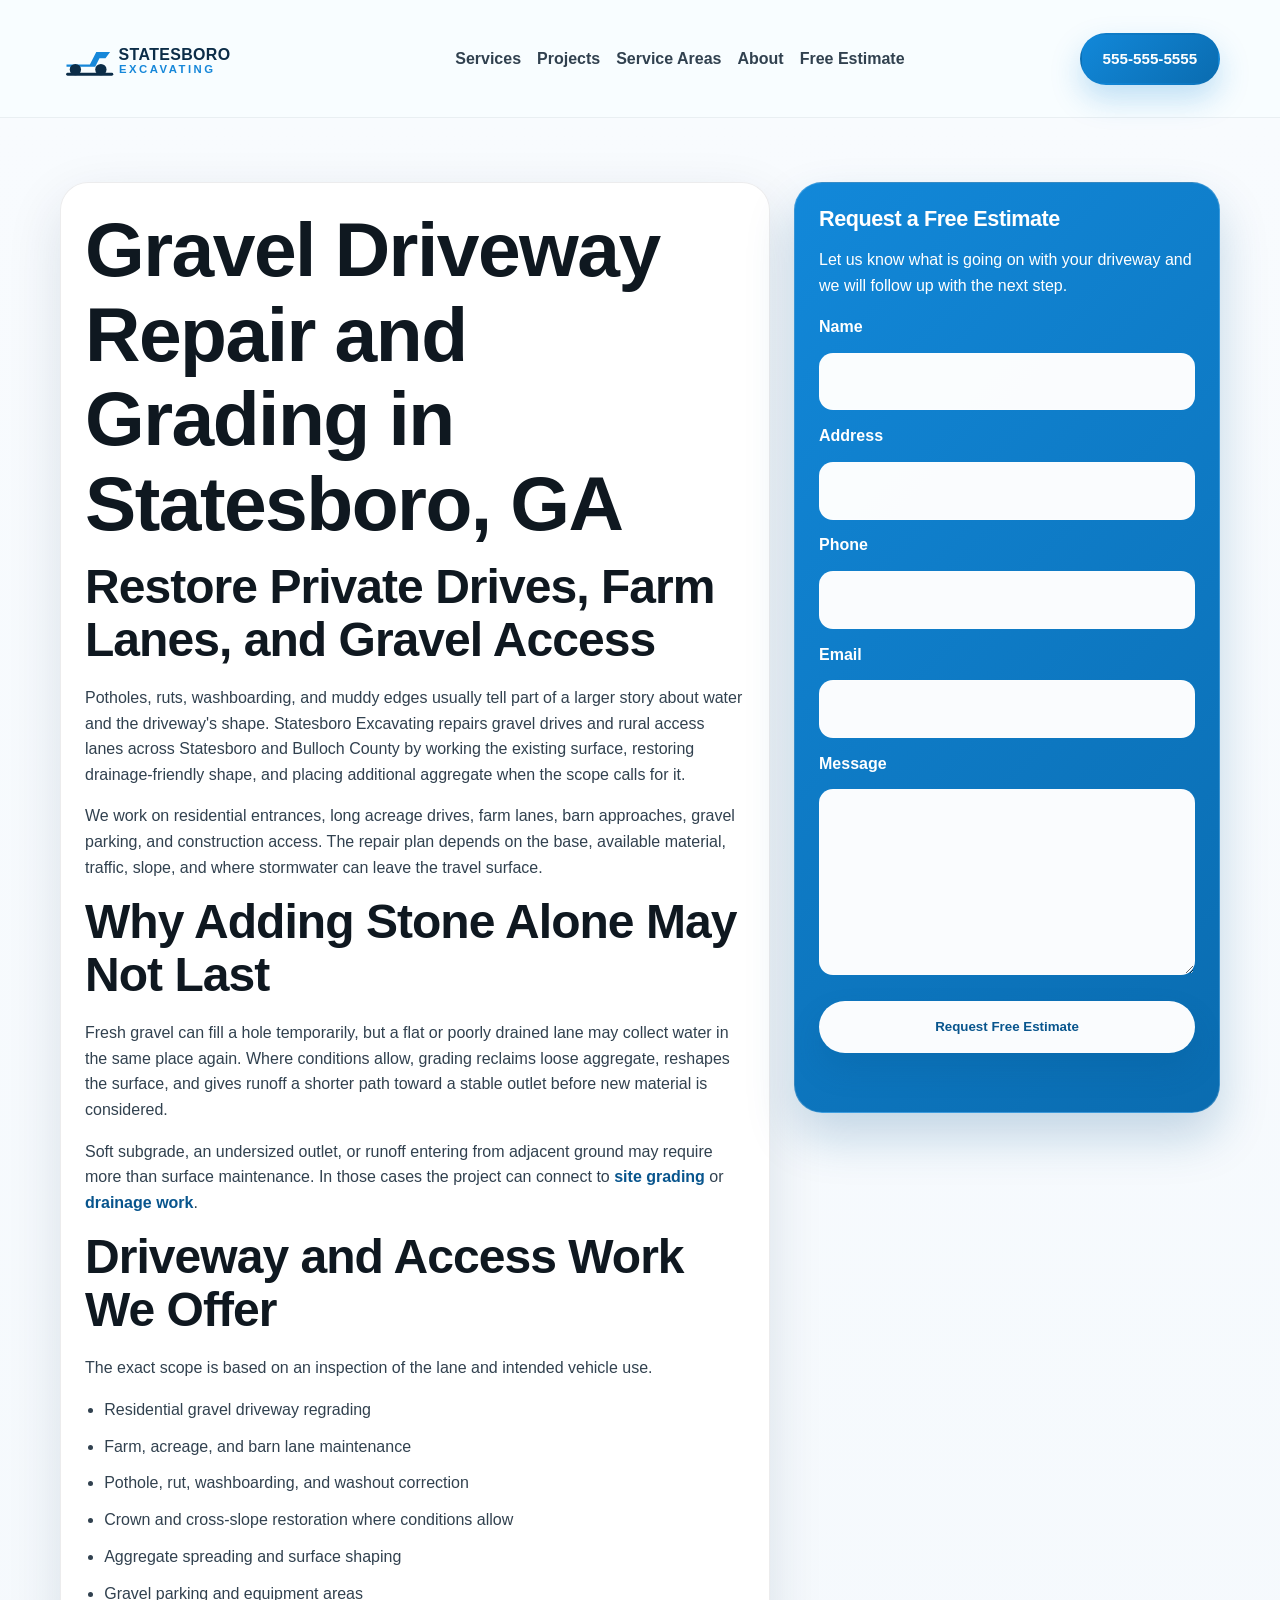
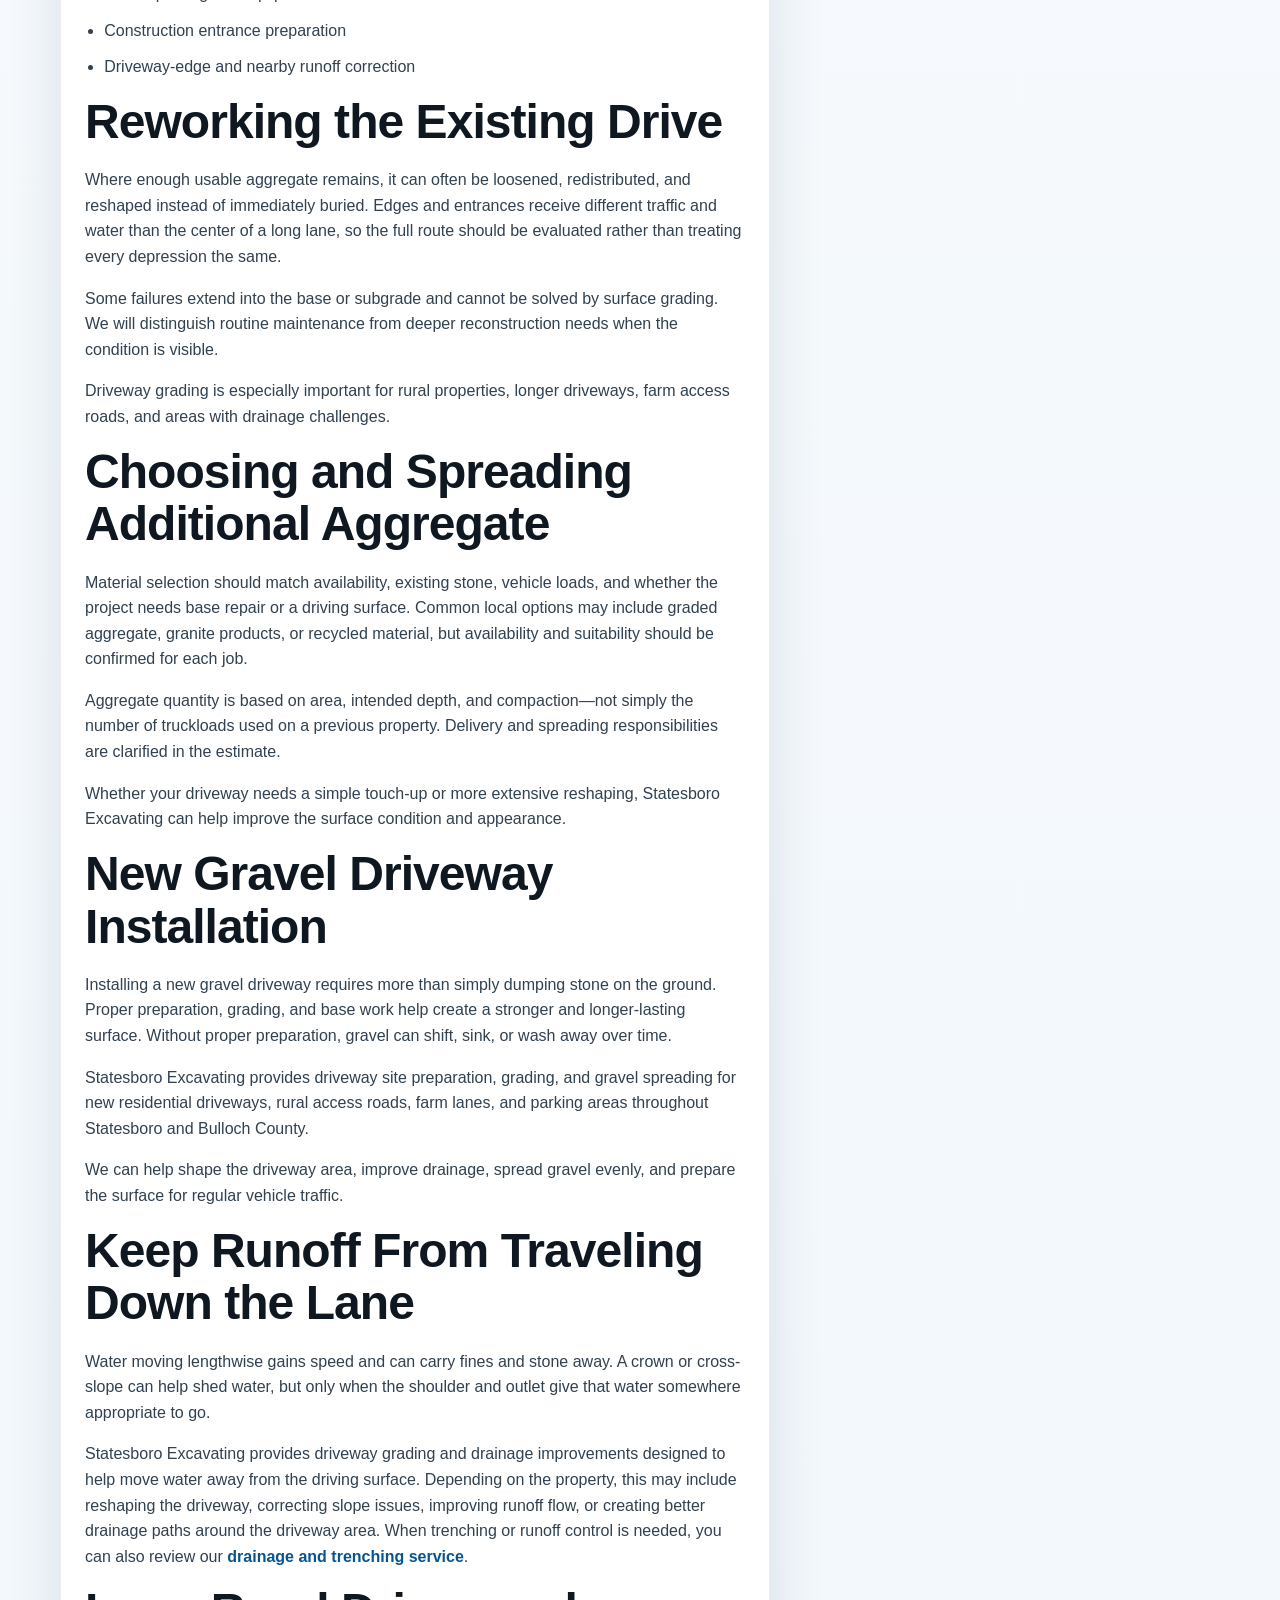
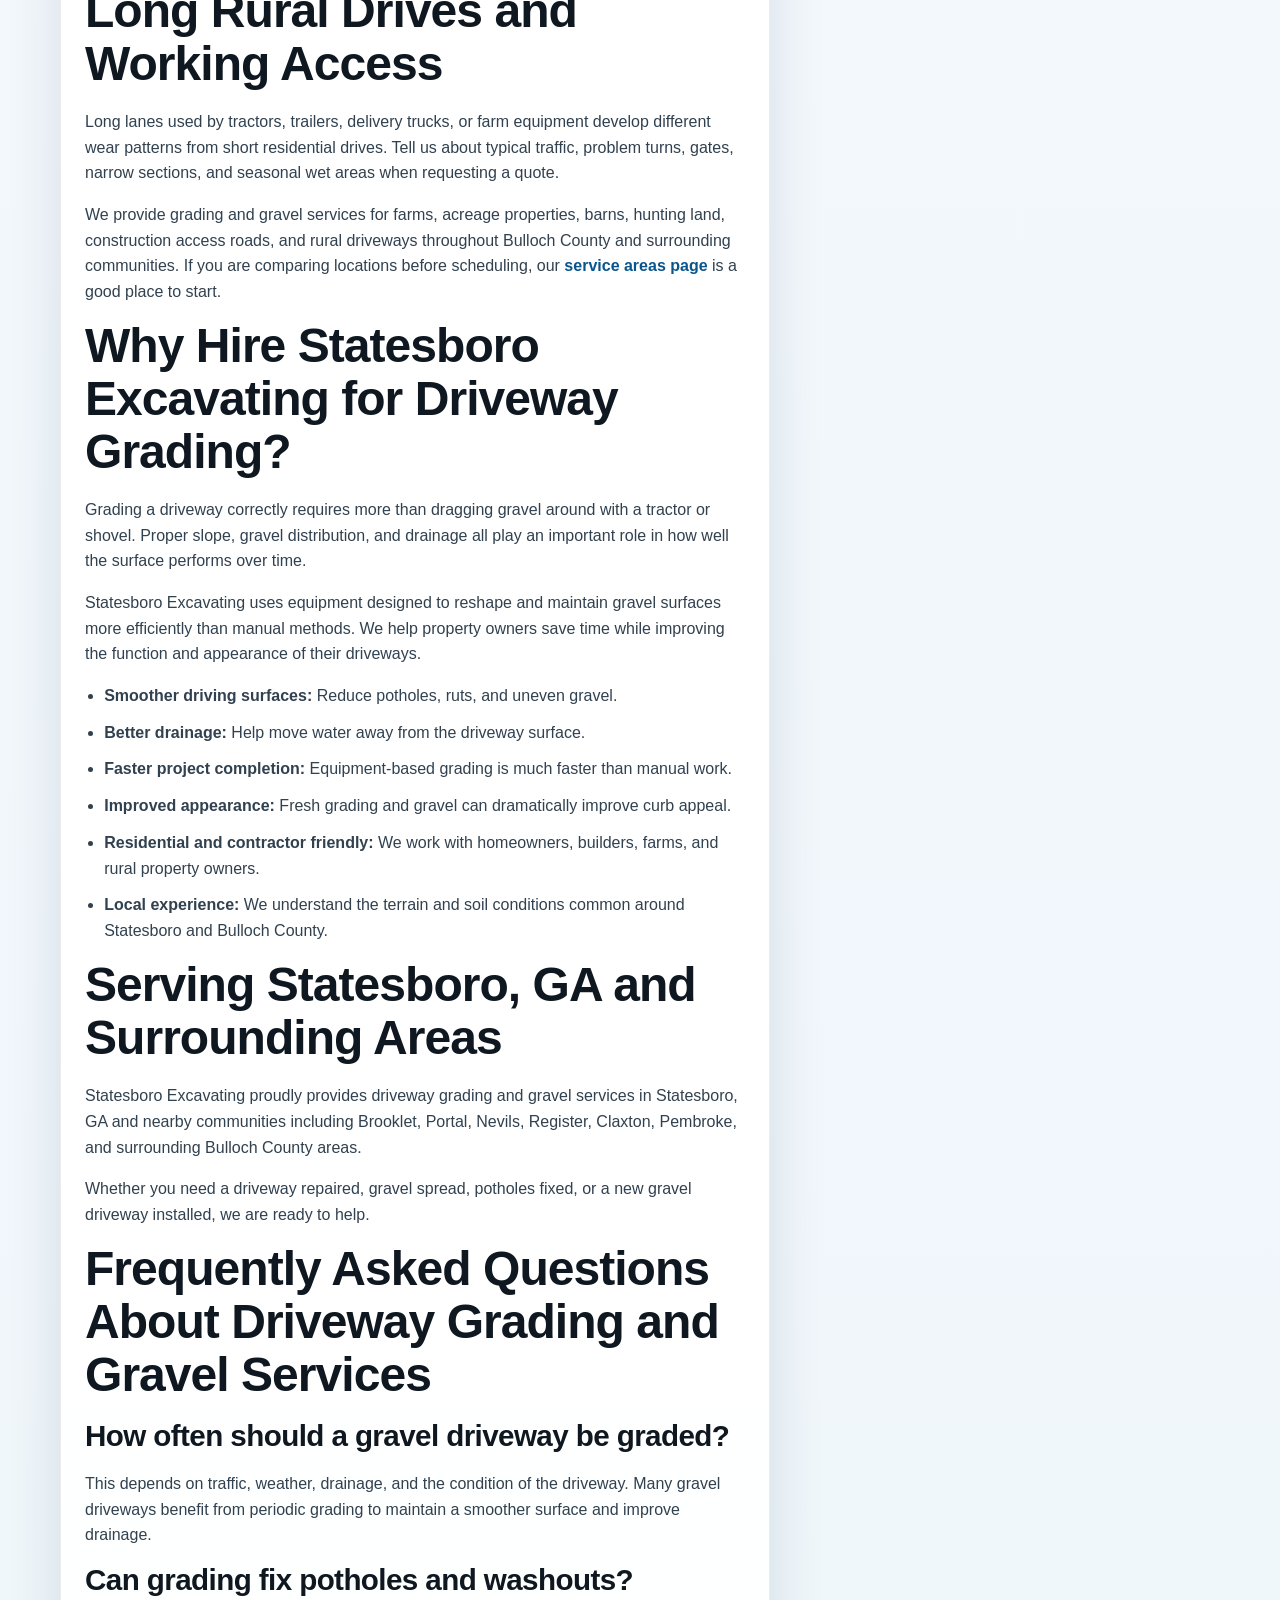
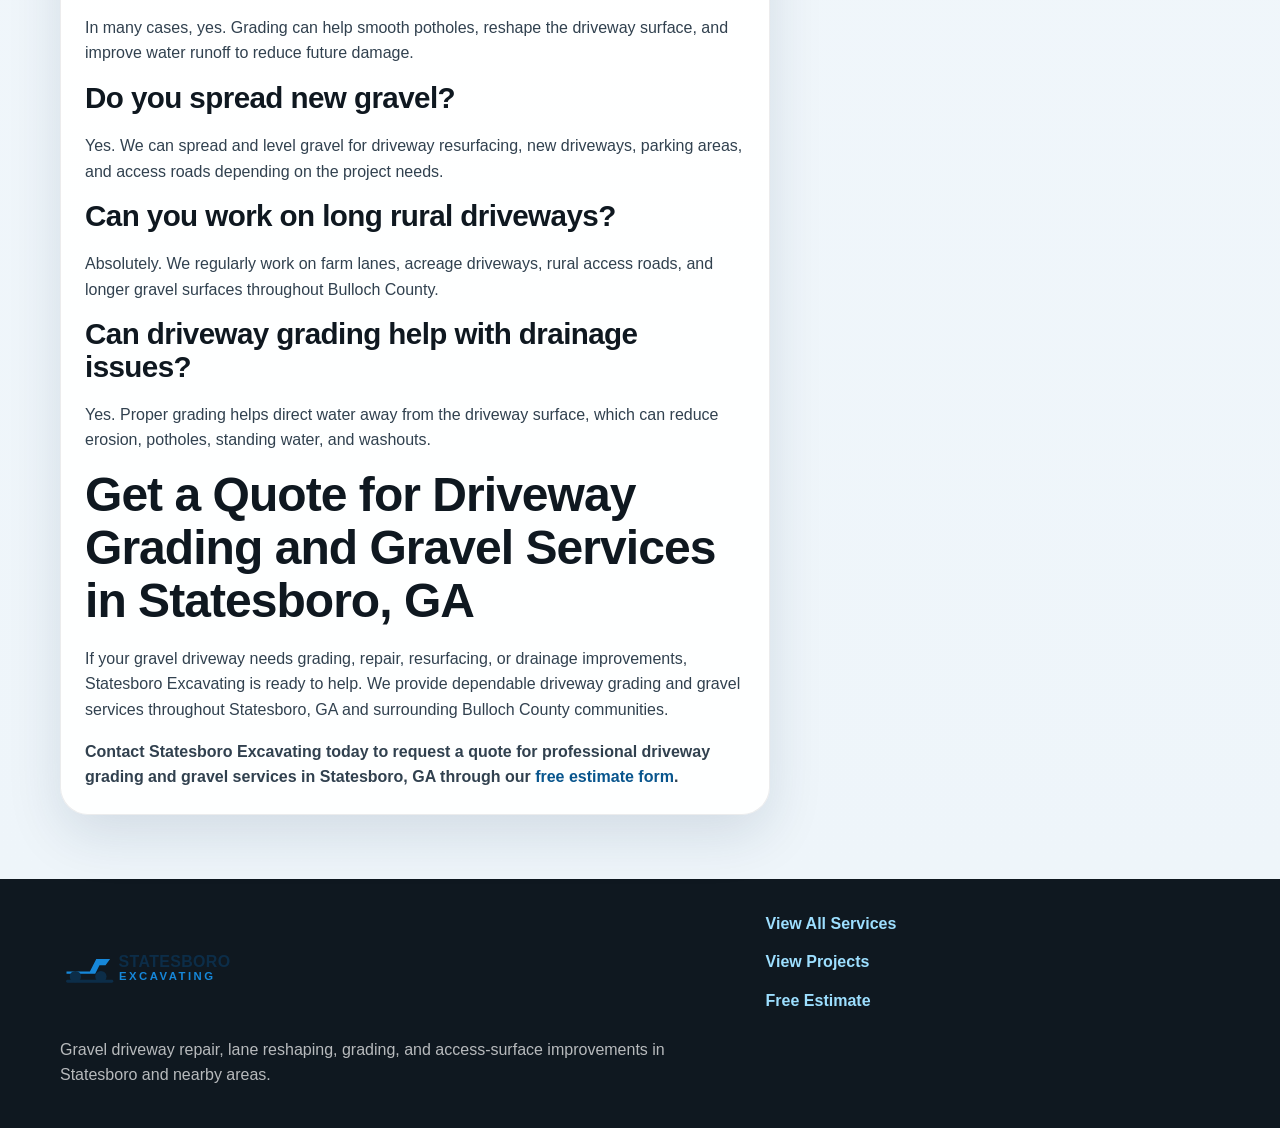
<file: services/driveway-grading-gravel/index.html>
<!DOCTYPE html>
<html lang="en">
  <head>
    <meta charset="UTF-8" />
    <meta name="viewport" content="width=device-width, initial-scale=1.0" />
    <title>Gravel Driveway Repair in Statesboro, GA</title>
    <meta
      name="description"
      content="Driveway grading, gravel spreading, lane reshaping, and pad prep for residential and acreage properties."
    />
    <link rel="stylesheet" href="/styles.css" />
    <!-- Google Tag Manager -->
    <script>
      (function(w,d,s,l,i){w[l]=w[l]||[];w[l].push({"gtm.start":
      new Date().getTime(),event:"gtm.js"});var f=d.getElementsByTagName(s)[0],
      j=d.createElement(s),dl=l!="dataLayer"?"&l="+l:"";j.async=true;j.src=
      "https://www.googletagmanager.com/gtm.js?id="+i+dl;f.parentNode.insertBefore(j,f);
      })(window,document,"script","dataLayer","GTM-N9HZVCSL");
    </script>
    <!-- End Google Tag Manager -->
    <script src="https://challenges.cloudflare.com/turnstile/v0/api.js" async defer></script>
  </head>
  <body>
    <!-- Google Tag Manager (noscript) -->
    <noscript><iframe src="https://www.googletagmanager.com/ns.html?id=GTM-N9HZVCSL"
    height="0" width="0" style="display:none;visibility:hidden"></iframe></noscript>
    <!-- End Google Tag Manager (noscript) -->
    <header class="site-header">
      <div class="container header-shell">
        <a class="brand" href="/" aria-label="Statesboro Excavating home">
          <img class="brand-logo" src="/Images/statesboro-excavating-logo.svg?v=2" alt="Statesboro Excavating logo" />
        </a>
        <button class="nav-toggle" type="button" aria-label="Open navigation menu" aria-expanded="false" aria-controls="primary-nav">
          <span class="nav-toggle-bar"></span>
          <span class="nav-toggle-bar"></span>
          <span class="nav-toggle-bar"></span>
        </button>
        <nav class="site-nav" id="primary-nav" aria-label="Primary">
          <div class="nav-group">
            <button class="nav-parent-row" type="button" aria-expanded="false" aria-label="Toggle service links">
              <span class="nav-parent">Services</span>
              <span class="nav-group-toggle" aria-hidden="true">
                <span class="nav-group-toggle-bar"></span>
                <span class="nav-group-toggle-bar"></span>
              </span>
            </button>
            <div class="nav-children">
              <a href="/services/land-clearing/">Land Clearing</a>
              <a href="/services/forestry-mulching/">Forestry Mulching</a>
              <a href="/services/site-preparation-grading/">Site Prep &amp; Grading</a>
              <a href="/services/drainage-trenching/">Drainage &amp; Trenching</a>
              <a href="/services/driveway-grading-gravel/">Driveway Grading &amp; Gravel</a>
              <a href="/services/stump-grinding-removal/">Stump Grinding &amp; Removal</a>
              <a href="/services/post-hole-digging/">Post Hole Digging</a>
            </div>
          </div>
          <a href="/projects/">Projects</a>
          <a href="/service-areas/">Service Areas</a>
          <a href="/about/">About</a>
          <a href="/contact/">Free Estimate</a>
        </nav>
        <a class="button button-solid header-call" href="tel:+15555555555">555-555-5555</a>
      </div>
    </header>

    <main class="page-main">
      <section class="page-section" data-sticky-cta-trigger>
        <div class="container page-grid">
          <article class="content-card service-page">
            <h1>Gravel Driveway Repair and Grading in Statesboro, GA</h1>

            <h2>Restore Private Drives, Farm Lanes, and Gravel Access</h2>

            <p>
              Potholes, ruts, washboarding, and muddy edges usually tell part of a larger story about water and the driveway's shape. Statesboro Excavating repairs gravel drives and rural access lanes across Statesboro and Bulloch County by working the existing surface, restoring drainage-friendly shape, and placing additional aggregate when the scope calls for it.
            </p>

            <p>
              We work on residential entrances, long acreage drives, farm lanes, barn approaches, gravel parking, and construction access. The repair plan depends on the base, available material, traffic, slope, and where stormwater can leave the travel surface.
            </p>

            <h2>Why Adding Stone Alone May Not Last</h2>

            <p>
              Fresh gravel can fill a hole temporarily, but a flat or poorly drained lane may collect water in the same place again. Where conditions allow, grading reclaims loose aggregate, reshapes the surface, and gives runoff a shorter path toward a stable outlet before new material is considered.
            </p>

  <p>
    Soft subgrade, an undersized outlet, or runoff entering from adjacent ground may require more than surface maintenance. In those cases the project can connect to <a class="text-link" href="/services/site-preparation-grading/">site grading</a> or <a class="text-link" href="/services/drainage-trenching/">drainage work</a>.
  </p>

            <h2>Driveway and Access Work We Offer</h2>

            <p>
              The exact scope is based on an inspection of the lane and intended vehicle use.
            </p>

            <ul>
              <li>Residential gravel driveway regrading</li>
              <li>Farm, acreage, and barn lane maintenance</li>
              <li>Pothole, rut, washboarding, and washout correction</li>
              <li>Crown and cross-slope restoration where conditions allow</li>
              <li>Aggregate spreading and surface shaping</li>
              <li>Gravel parking and equipment areas</li>
              <li>Construction entrance preparation</li>
              <li>Driveway-edge and nearby runoff correction</li>
            </ul>

            <h2>Reworking the Existing Drive</h2>

            <p>
              Where enough usable aggregate remains, it can often be loosened, redistributed, and reshaped instead of immediately buried. Edges and entrances receive different traffic and water than the center of a long lane, so the full route should be evaluated rather than treating every depression the same.
            </p>

            <p>
              Some failures extend into the base or subgrade and cannot be solved by surface grading. We will distinguish routine maintenance from deeper reconstruction needs when the condition is visible.
            </p>

            <p>
              Driveway grading is especially important for rural properties, longer driveways, farm access roads, and areas with drainage challenges.
            </p>

            <h2>Choosing and Spreading Additional Aggregate</h2>

            <p>
              Material selection should match availability, existing stone, vehicle loads, and whether the project needs base repair or a driving surface. Common local options may include graded aggregate, granite products, or recycled material, but availability and suitability should be confirmed for each job.
            </p>

            <p>
              Aggregate quantity is based on area, intended depth, and compaction—not simply the number of truckloads used on a previous property. Delivery and spreading responsibilities are clarified in the estimate.
            </p>

            <p>
              Whether your driveway needs a simple touch-up or more extensive reshaping, Statesboro Excavating can help improve the surface condition and appearance.
            </p>

            <h2>New Gravel Driveway Installation</h2>

            <p>
              Installing a new gravel driveway requires more than simply dumping stone on the ground. Proper preparation, grading, and base work help create a stronger and longer-lasting surface. Without proper preparation, gravel can shift, sink, or wash away over time.
            </p>

            <p>
              Statesboro Excavating provides driveway site preparation, grading, and gravel spreading for new residential driveways, rural access roads, farm lanes, and parking areas throughout Statesboro and Bulloch County.
            </p>

            <p>
              We can help shape the driveway area, improve drainage, spread gravel evenly, and prepare the surface for regular vehicle traffic.
            </p>

            <h2>Keep Runoff From Traveling Down the Lane</h2>

            <p>
              Water moving lengthwise gains speed and can carry fines and stone away. A crown or cross-slope can help shed water, but only when the shoulder and outlet give that water somewhere appropriate to go.
            </p>

  <p>
    Statesboro Excavating provides driveway grading and drainage improvements designed to help move water away from the driving surface. Depending on the property, this may include reshaping the driveway, correcting slope issues, improving runoff flow, or creating better drainage paths around the driveway area. When trenching or runoff control is needed, you can also review our <a class="text-link" href="/services/drainage-trenching/">drainage and trenching service</a>.
  </p>

            <h2>Long Rural Drives and Working Access</h2>

            <p>
              Long lanes used by tractors, trailers, delivery trucks, or farm equipment develop different wear patterns from short residential drives. Tell us about typical traffic, problem turns, gates, narrow sections, and seasonal wet areas when requesting a quote.
            </p>

            <p>
              We provide grading and gravel services for farms, acreage properties, barns, hunting land, construction access roads, and rural driveways throughout Bulloch County and surrounding communities. If you are comparing locations before scheduling, our <a class="text-link" href="/service-areas/">service areas page</a> is a good place to start.
            </p>

            <h2>Why Hire Statesboro Excavating for Driveway Grading?</h2>

            <p>
              Grading a driveway correctly requires more than dragging gravel around with a tractor or shovel. Proper slope, gravel distribution, and drainage all play an important role in how well the surface performs over time.
            </p>

            <p>
              Statesboro Excavating uses equipment designed to reshape and maintain gravel surfaces more efficiently than manual methods. We help property owners save time while improving the function and appearance of their driveways.
            </p>

            <ul>
              <li><strong>Smoother driving surfaces:</strong> Reduce potholes, ruts, and uneven gravel.</li>
              <li><strong>Better drainage:</strong> Help move water away from the driveway surface.</li>
              <li><strong>Faster project completion:</strong> Equipment-based grading is much faster than manual work.</li>
              <li><strong>Improved appearance:</strong> Fresh grading and gravel can dramatically improve curb appeal.</li>
              <li><strong>Residential and contractor friendly:</strong> We work with homeowners, builders, farms, and rural property owners.</li>
              <li><strong>Local experience:</strong> We understand the terrain and soil conditions common around Statesboro and Bulloch County.</li>
            </ul>

            <h2>Serving Statesboro, GA and Surrounding Areas</h2>

            <p>
              Statesboro Excavating proudly provides driveway grading and gravel services in Statesboro, GA and nearby communities including Brooklet, Portal, Nevils, Register, Claxton, Pembroke, and surrounding Bulloch County areas.
            </p>

            <p>
              Whether you need a driveway repaired, gravel spread, potholes fixed, or a new gravel driveway installed, we are ready to help.
            </p>

            <h2>Frequently Asked Questions About Driveway Grading and Gravel Services</h2>

            <h3>How often should a gravel driveway be graded?</h3>
            <p>
              This depends on traffic, weather, drainage, and the condition of the driveway. Many gravel driveways benefit from periodic grading to maintain a smoother surface and improve drainage.
            </p>

            <h3>Can grading fix potholes and washouts?</h3>
            <p>
              In many cases, yes. Grading can help smooth potholes, reshape the driveway surface, and improve water runoff to reduce future damage.
            </p>

            <h3>Do you spread new gravel?</h3>
            <p>
              Yes. We can spread and level gravel for driveway resurfacing, new driveways, parking areas, and access roads depending on the project needs.
            </p>

            <h3>Can you work on long rural driveways?</h3>
            <p>
              Absolutely. We regularly work on farm lanes, acreage driveways, rural access roads, and longer gravel surfaces throughout Bulloch County.
            </p>

            <h3>Can driveway grading help with drainage issues?</h3>
            <p>
              Yes. Proper grading helps direct water away from the driveway surface, which can reduce erosion, potholes, standing water, and washouts.
            </p>

            <h2>Get a Quote for Driveway Grading and Gravel Services in Statesboro, GA</h2>

            <p>
              If your gravel driveway needs grading, repair, resurfacing, or drainage improvements, Statesboro Excavating is ready to help. We provide dependable driveway grading and gravel services throughout Statesboro, GA and surrounding Bulloch County communities.
            </p>

            <p>
              <strong>Contact Statesboro Excavating today to request a quote for professional driveway grading and gravel services in Statesboro, GA through our <a class="text-link" href="/contact/">free estimate form</a>.</strong>
            </p>
          </article>

          <aside class="sidebar-card contact-form-card" id="request-free-estimate">
            <h3>Request a Free Estimate</h3>
            <p>
              Let us know what is going on with your driveway and we will follow
              up with the next step.
            </p>

            <form class="page-form js-estimate-form" method="post">
              <label for="driveway-name">Name</label>
              <input id="driveway-name" name="name" type="text" required />

              <label for="driveway-address">Address</label>
              <input id="driveway-address" name="address" type="text" required />

              <label for="driveway-phone">Phone</label>
              <input id="driveway-phone" name="phone" type="tel" required />

              <label for="driveway-email">Email</label>
              <input id="driveway-email" name="email" type="email" required />

              <input name="service_type" type="hidden" value="Driveway Grading and Gravel" />

              <label for="driveway-message">Message</label>
              <textarea id="driveway-message" name="message" rows="6" required></textarea>

              <div class="cf-turnstile" data-sitekey="0x4AAAAAADDvuC47Ls71hVOy" data-theme="light" data-action="contact"></div>

              <button class="button button-solid" type="submit">Request Free Estimate</button>
              <p class="form-status" role="status" aria-live="polite"></p>
            </form>
          </aside>
        </div>
      </section>
    </main>

    <footer class="site-footer">
      <div class="container footer-grid">
        <div>
          <a class="brand footer-brand" href="/">
            <img class="brand-logo" src="/Images/statesboro-excavating-logo.svg" alt="Statesboro Excavating logo" />
          </a>
          <p class="footer-seo">
            Gravel driveway repair, lane reshaping, grading, and access-surface
            improvements in Statesboro and nearby areas.
          </p>
        </div>
        <div class="footer-links">
          <a href="/services/">View All Services</a>
          <a href="/projects/">View Projects</a>
          <a href="/contact/">Free Estimate</a>
        </div>
      </div>
    </footer>

    <div class="sticky-cta" aria-label="Mobile quick actions">
      <a class="button button-solid mobile-phone-button" href="tel:+15555555555">Call Now</a>
      <a class="button button-outline" href="#request-free-estimate">Get Estimate</a>
    </div>

    <script src="/script.js?v=20260624"></script>
  </body>
</html>
</file>
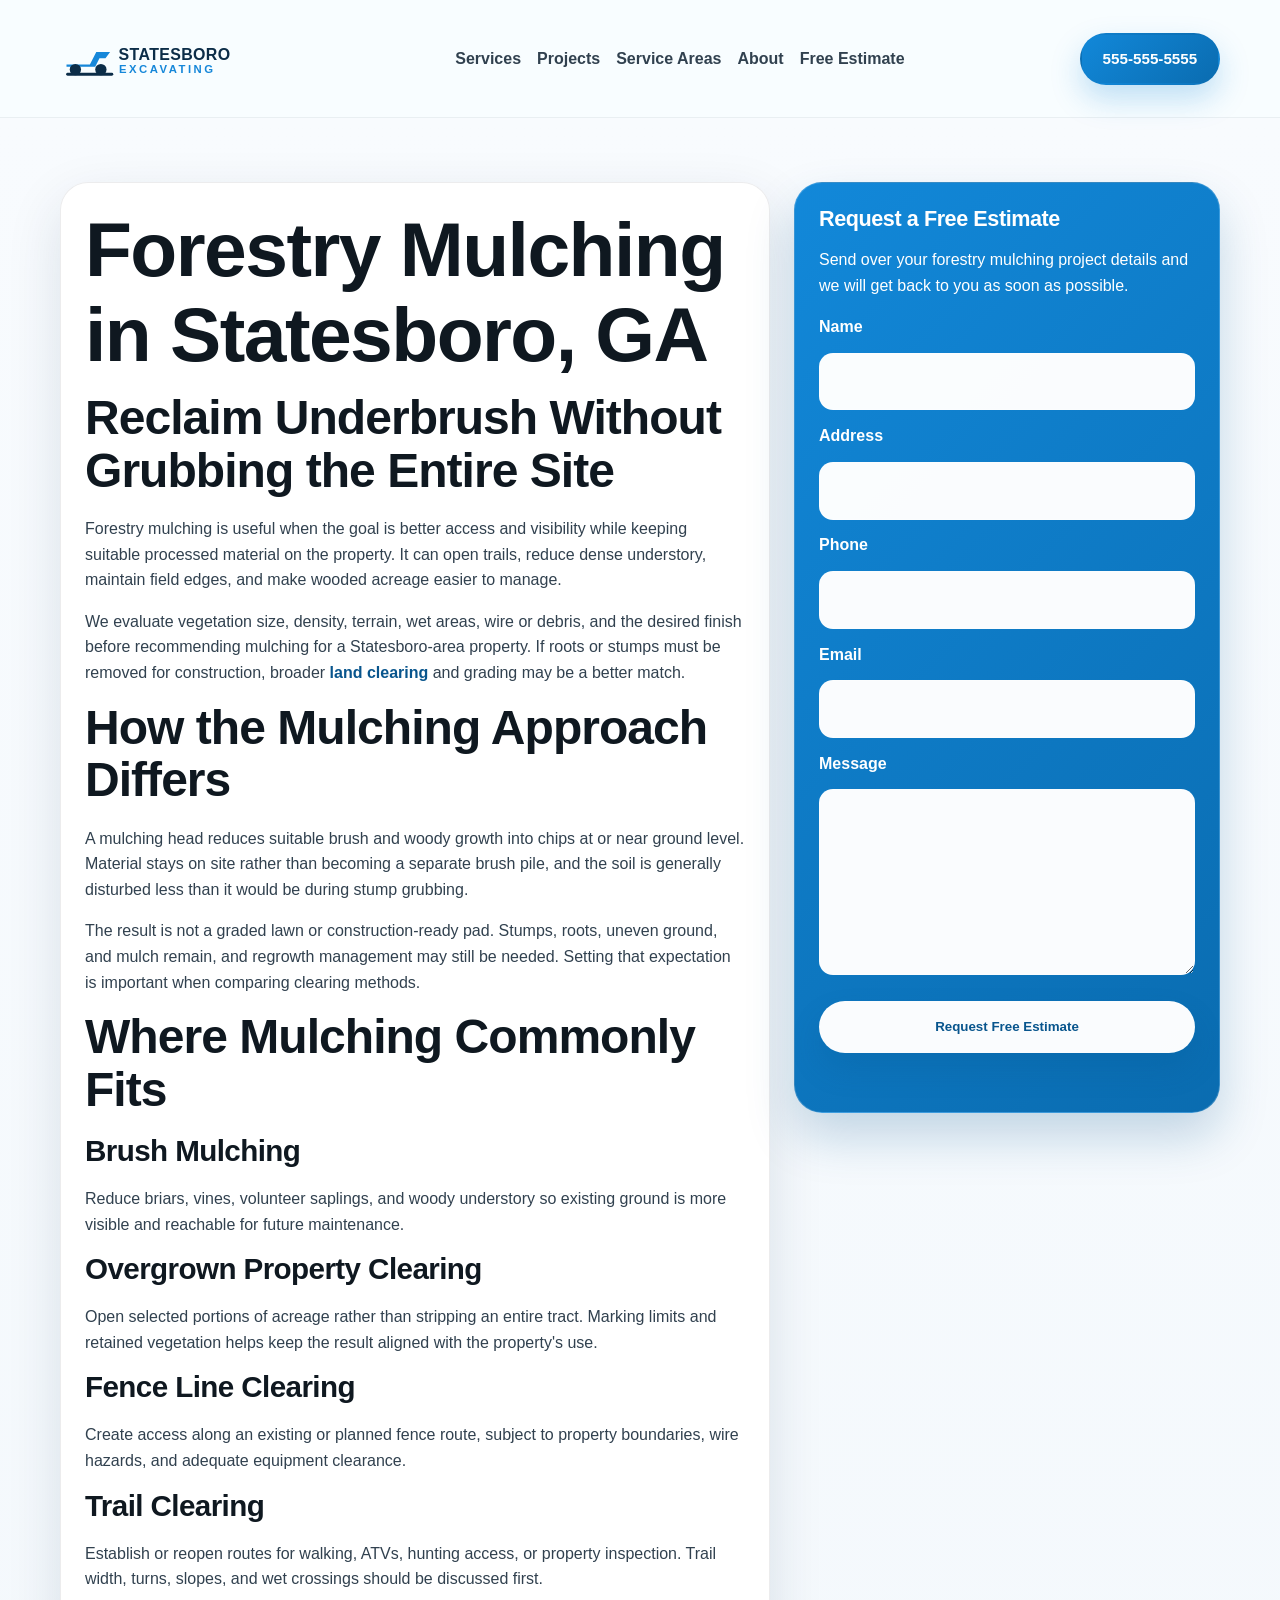
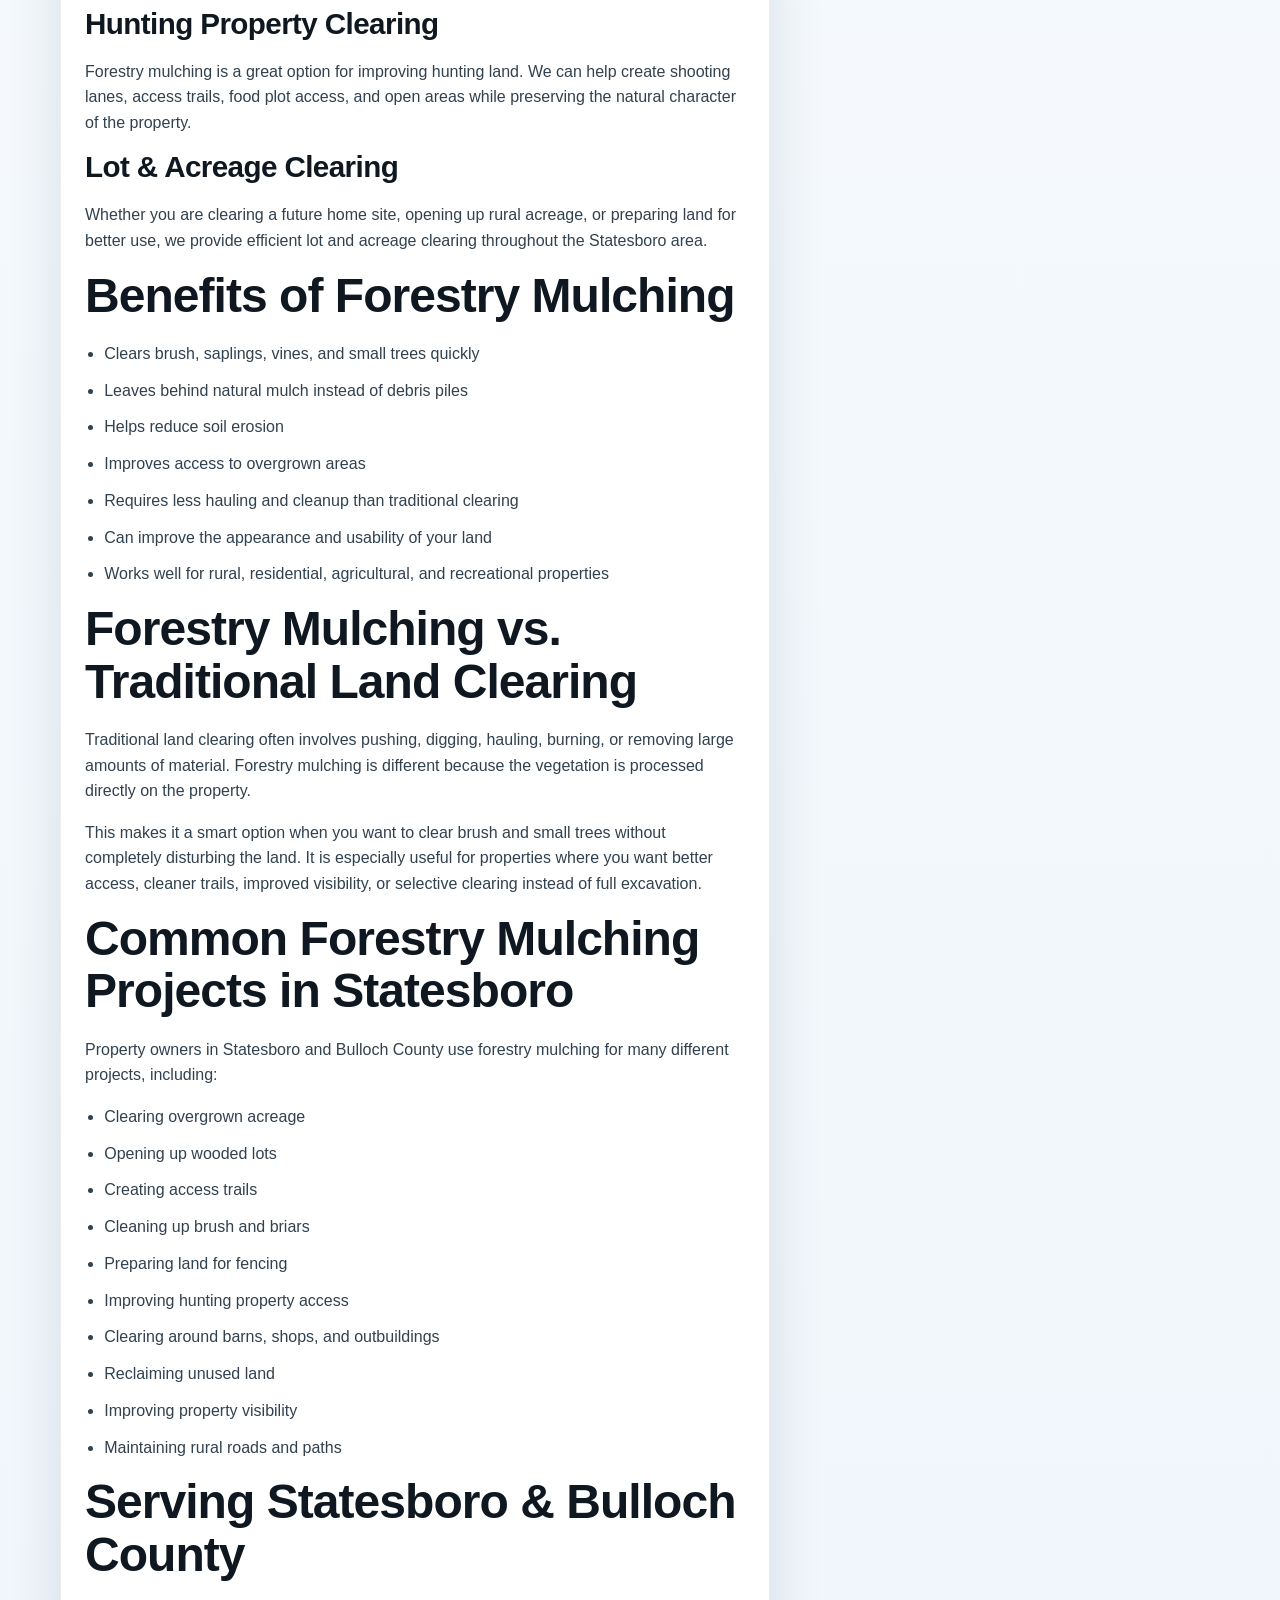
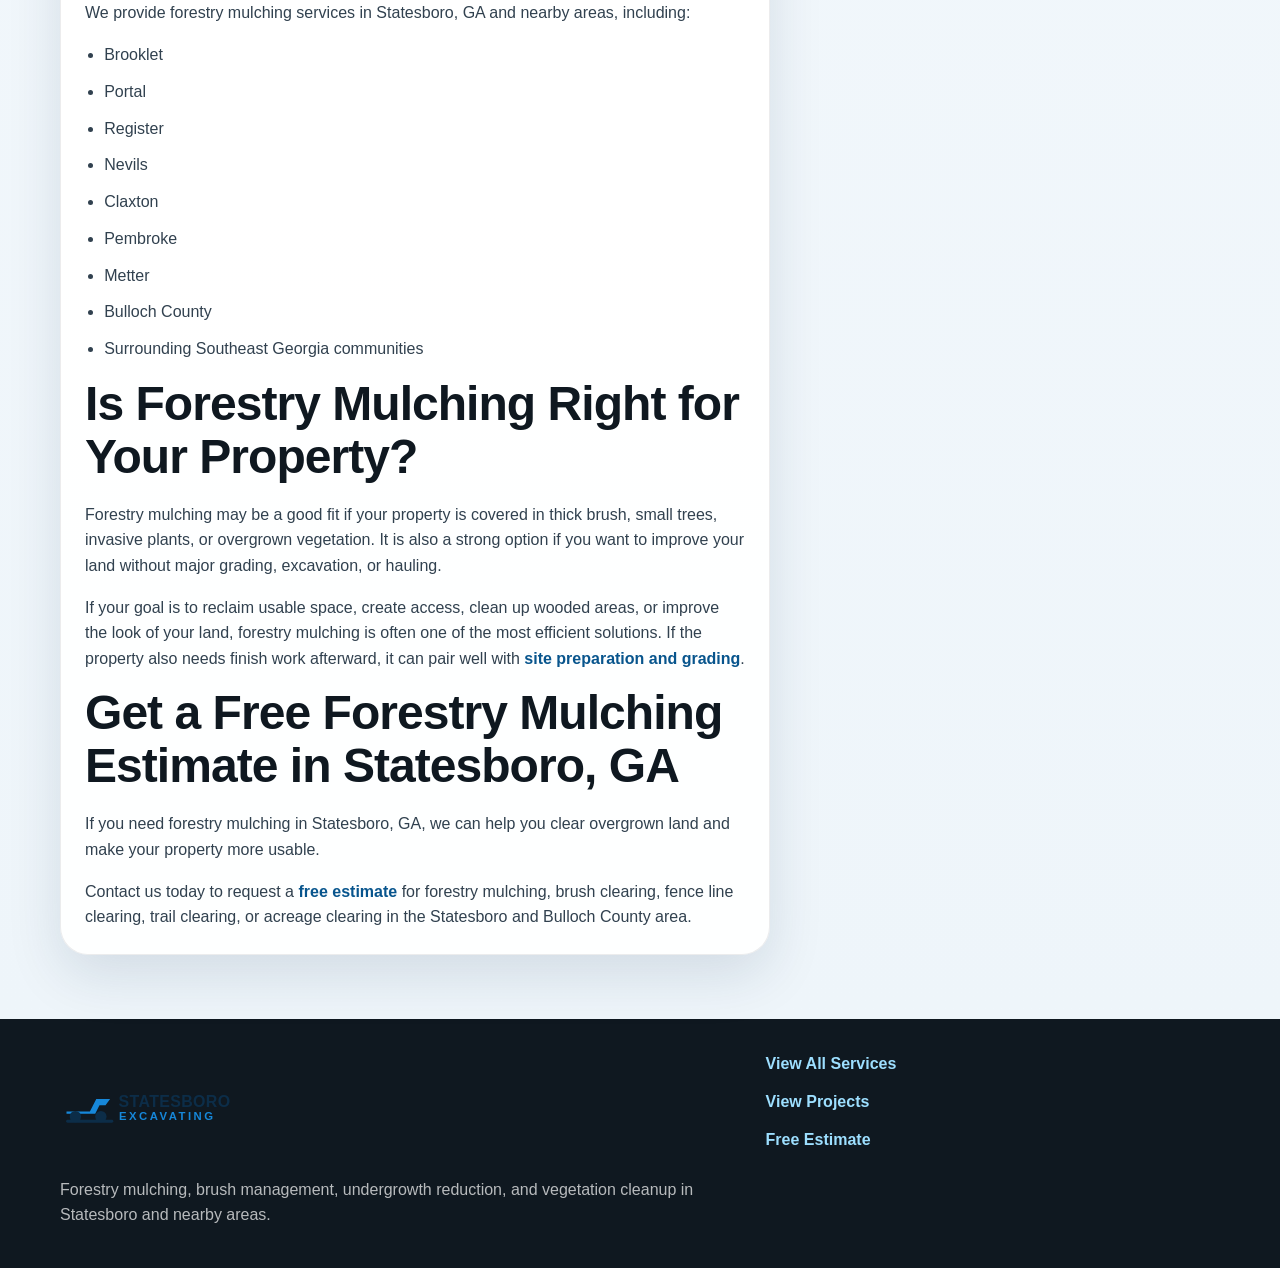
<file: services/forestry-mulching/index.html>
<!DOCTYPE html>
<html lang="en">
  <head>
    <meta charset="UTF-8" />
    <meta name="viewport" content="width=device-width, initial-scale=1.0" />
    <title>Forestry Mulching in Statesboro, GA | Statesboro Excavating</title>
    <meta
      name="description"
      content="Forestry mulching and brush clearing for overgrowth, underbrush, fence rows, and low-impact vegetation control."
    />
    <link rel="stylesheet" href="/styles.css" />
    <!-- Google Tag Manager -->
    <script>
      (function(w,d,s,l,i){w[l]=w[l]||[];w[l].push({"gtm.start":
      new Date().getTime(),event:"gtm.js"});var f=d.getElementsByTagName(s)[0],
      j=d.createElement(s),dl=l!="dataLayer"?"&l="+l:"";j.async=true;j.src=
      "https://www.googletagmanager.com/gtm.js?id="+i+dl;f.parentNode.insertBefore(j,f);
      })(window,document,"script","dataLayer","GTM-N9HZVCSL");
    </script>
    <!-- End Google Tag Manager -->
    <script src="https://challenges.cloudflare.com/turnstile/v0/api.js" async defer></script>
  </head>
  <body>
    <!-- Google Tag Manager (noscript) -->
    <noscript><iframe src="https://www.googletagmanager.com/ns.html?id=GTM-N9HZVCSL"
    height="0" width="0" style="display:none;visibility:hidden"></iframe></noscript>
    <!-- End Google Tag Manager (noscript) -->
    <header class="site-header">
      <div class="container header-shell">
        <a class="brand" href="/" aria-label="Statesboro Excavating home">
          <img class="brand-logo" src="/Images/statesboro-excavating-logo.svg?v=2" alt="Statesboro Excavating logo" />
        </a>
        <button class="nav-toggle" type="button" aria-label="Open navigation menu" aria-expanded="false" aria-controls="primary-nav">
          <span class="nav-toggle-bar"></span>
          <span class="nav-toggle-bar"></span>
          <span class="nav-toggle-bar"></span>
        </button>
        <nav class="site-nav" id="primary-nav" aria-label="Primary">
          <div class="nav-group">
            <button class="nav-parent-row" type="button" aria-expanded="false" aria-label="Toggle service links">
              <span class="nav-parent">Services</span>
              <span class="nav-group-toggle" aria-hidden="true">
                <span class="nav-group-toggle-bar"></span>
                <span class="nav-group-toggle-bar"></span>
              </span>
            </button>
            <div class="nav-children">
              <a href="/services/land-clearing/">Land Clearing</a>
              <a href="/services/forestry-mulching/">Forestry Mulching</a>
              <a href="/services/site-preparation-grading/">Site Prep &amp; Grading</a>
              <a href="/services/drainage-trenching/">Drainage &amp; Trenching</a>
              <a href="/services/driveway-grading-gravel/">Driveway Grading &amp; Gravel</a>
              <a href="/services/stump-grinding-removal/">Stump Grinding &amp; Removal</a>
              <a href="/services/post-hole-digging/">Post Hole Digging</a>
            </div>
          </div>
          <a href="/projects/">Projects</a>
          <a href="/service-areas/">Service Areas</a>
          <a href="/about/">About</a>
          <a href="/contact/">Free Estimate</a>
        </nav>
        <a class="button button-solid header-call" href="tel:+15555555555">555-555-5555</a>
      </div>
    </header>

    <main class="page-main">
      <section class="page-section" data-sticky-cta-trigger>
        <div class="container page-grid">
          <article class="content-card">
            <h1>Forestry Mulching in Statesboro, GA</h1>

            <h2>Reclaim Underbrush Without Grubbing the Entire Site</h2>

            <p>Forestry mulching is useful when the goal is better access and visibility while keeping suitable processed material on the property. It can open trails, reduce dense understory, maintain field edges, and make wooded acreage easier to manage.</p>

            <p>We evaluate vegetation size, density, terrain, wet areas, wire or debris, and the desired finish before recommending mulching for a Statesboro-area property. If roots or stumps must be removed for construction, broader <a class="text-link" href="/services/land-clearing/">land clearing</a> and grading may be a better match.</p>

            <h2>How the Mulching Approach Differs</h2>

            <p>A mulching head reduces suitable brush and woody growth into chips at or near ground level. Material stays on site rather than becoming a separate brush pile, and the soil is generally disturbed less than it would be during stump grubbing.</p>

            <p>The result is not a graded lawn or construction-ready pad. Stumps, roots, uneven ground, and mulch remain, and regrowth management may still be needed. Setting that expectation is important when comparing clearing methods.</p>

            <h2>Where Mulching Commonly Fits</h2>

            <h3>Brush Mulching</h3>
            <p>Reduce briars, vines, volunteer saplings, and woody understory so existing ground is more visible and reachable for future maintenance.</p>

            <h3>Overgrown Property Clearing</h3>
            <p>Open selected portions of acreage rather than stripping an entire tract. Marking limits and retained vegetation helps keep the result aligned with the property's use.</p>

            <h3>Fence Line Clearing</h3>
            <p>Create access along an existing or planned fence route, subject to property boundaries, wire hazards, and adequate equipment clearance.</p>

            <h3>Trail Clearing</h3>
            <p>Establish or reopen routes for walking, ATVs, hunting access, or property inspection. Trail width, turns, slopes, and wet crossings should be discussed first.</p>

            <h3>Hunting Property Clearing</h3>
            <p>Forestry mulching is a great option for improving hunting land. We can help create shooting lanes, access trails, food plot access, and open areas while preserving the natural character of the property.</p>

            <h3>Lot &amp; Acreage Clearing</h3>
            <p>Whether you are clearing a future home site, opening up rural acreage, or preparing land for better use, we provide efficient lot and acreage clearing throughout the Statesboro area.</p>

            <h2>Benefits of Forestry Mulching</h2>

            <ul>
              <li>Clears brush, saplings, vines, and small trees quickly</li>
              <li>Leaves behind natural mulch instead of debris piles</li>
              <li>Helps reduce soil erosion</li>
              <li>Improves access to overgrown areas</li>
              <li>Requires less hauling and cleanup than traditional clearing</li>
              <li>Can improve the appearance and usability of your land</li>
              <li>Works well for rural, residential, agricultural, and recreational properties</li>
            </ul>

            <h2>Forestry Mulching vs. Traditional Land Clearing</h2>

            <p>Traditional land clearing often involves pushing, digging, hauling, burning, or removing large amounts of material. Forestry mulching is different because the vegetation is processed directly on the property.</p>

            <p>This makes it a smart option when you want to clear brush and small trees without completely disturbing the land. It is especially useful for properties where you want better access, cleaner trails, improved visibility, or selective clearing instead of full excavation.</p>

            <h2>Common Forestry Mulching Projects in Statesboro</h2>

            <p>Property owners in Statesboro and Bulloch County use forestry mulching for many different projects, including:</p>

            <ul>
              <li>Clearing overgrown acreage</li>
              <li>Opening up wooded lots</li>
              <li>Creating access trails</li>
              <li>Cleaning up brush and briars</li>
              <li>Preparing land for fencing</li>
              <li>Improving hunting property access</li>
              <li>Clearing around barns, shops, and outbuildings</li>
              <li>Reclaiming unused land</li>
              <li>Improving property visibility</li>
              <li>Maintaining rural roads and paths</li>
            </ul>

            <h2>Serving Statesboro &amp; Bulloch County</h2>

            <p>We provide forestry mulching services in Statesboro, GA and nearby areas, including:</p>

            <ul>
              <li>Brooklet</li>
              <li>Portal</li>
              <li>Register</li>
              <li>Nevils</li>
              <li>Claxton</li>
              <li>Pembroke</li>
              <li>Metter</li>
              <li>Bulloch County</li>
              <li>Surrounding Southeast Georgia communities</li>
            </ul>

            <h2>Is Forestry Mulching Right for Your Property?</h2>

            <p>Forestry mulching may be a good fit if your property is covered in thick brush, small trees, invasive plants, or overgrown vegetation. It is also a strong option if you want to improve your land without major grading, excavation, or hauling.</p>

            <p>If your goal is to reclaim usable space, create access, clean up wooded areas, or improve the look of your land, forestry mulching is often one of the most efficient solutions. If the property also needs finish work afterward, it can pair well with <a class="text-link" href="/services/site-preparation-grading/">site preparation and grading</a>.</p>

            <h2>Get a Free Forestry Mulching Estimate in Statesboro, GA</h2>

            <p>If you need forestry mulching in Statesboro, GA, we can help you clear overgrown land and make your property more usable.</p>

            <p>Contact us today to request a <a class="text-link" href="/contact/">free estimate</a> for forestry mulching, brush clearing, fence line clearing, trail clearing, or acreage clearing in the Statesboro and Bulloch County area.</p>
          </article>

          <aside class="sidebar-card contact-form-card" id="request-free-estimate">
            <h3>Request a Free Estimate</h3>
            <p>
              Send over your forestry mulching project details and we will get
              back to you as soon as possible.
            </p>

            <form class="page-form js-estimate-form" method="post">
              <label for="mulch-name">Name</label>
              <input id="mulch-name" name="name" type="text" required />

              <label for="mulch-address">Address</label>
              <input id="mulch-address" name="address" type="text" required />

              <label for="mulch-phone">Phone</label>
              <input id="mulch-phone" name="phone" type="tel" required />

              <label for="mulch-email">Email</label>
              <input id="mulch-email" name="email" type="email" required />

              <input name="service_type" type="hidden" value="Forestry Mulching" />

              <label for="mulch-message">Message</label>
              <textarea id="mulch-message" name="message" rows="6" required></textarea>

              <div class="cf-turnstile" data-sitekey="0x4AAAAAADDvuC47Ls71hVOy" data-theme="light" data-action="contact"></div>

              <button class="button button-solid" type="submit">Request Free Estimate</button>
              <p class="form-status" role="status" aria-live="polite"></p>
            </form>
          </aside>
        </div>
      </section>
    </main>

    <footer class="site-footer">
      <div class="container footer-grid">
        <div>
          <a class="brand footer-brand" href="/">
            <img class="brand-logo" src="/Images/statesboro-excavating-logo.svg" alt="Statesboro Excavating logo" />
          </a>
          <p class="footer-seo">
            Forestry mulching, brush management, undergrowth reduction, and
            vegetation cleanup in Statesboro and nearby areas.
          </p>
        </div>
        <div class="footer-links">
          <a href="/services/">View All Services</a>
          <a href="/projects/">View Projects</a>
          <a href="/contact/">Free Estimate</a>
        </div>
      </div>
    </footer>

    <div class="sticky-cta" aria-label="Mobile quick actions">
      <a class="button button-solid mobile-phone-button" href="tel:+15555555555">Call Now</a>
      <a class="button button-outline" href="#request-free-estimate">Get Estimate</a>
    </div>

    <script src="/script.js?v=20260624"></script>
  </body>
</html>
</file>
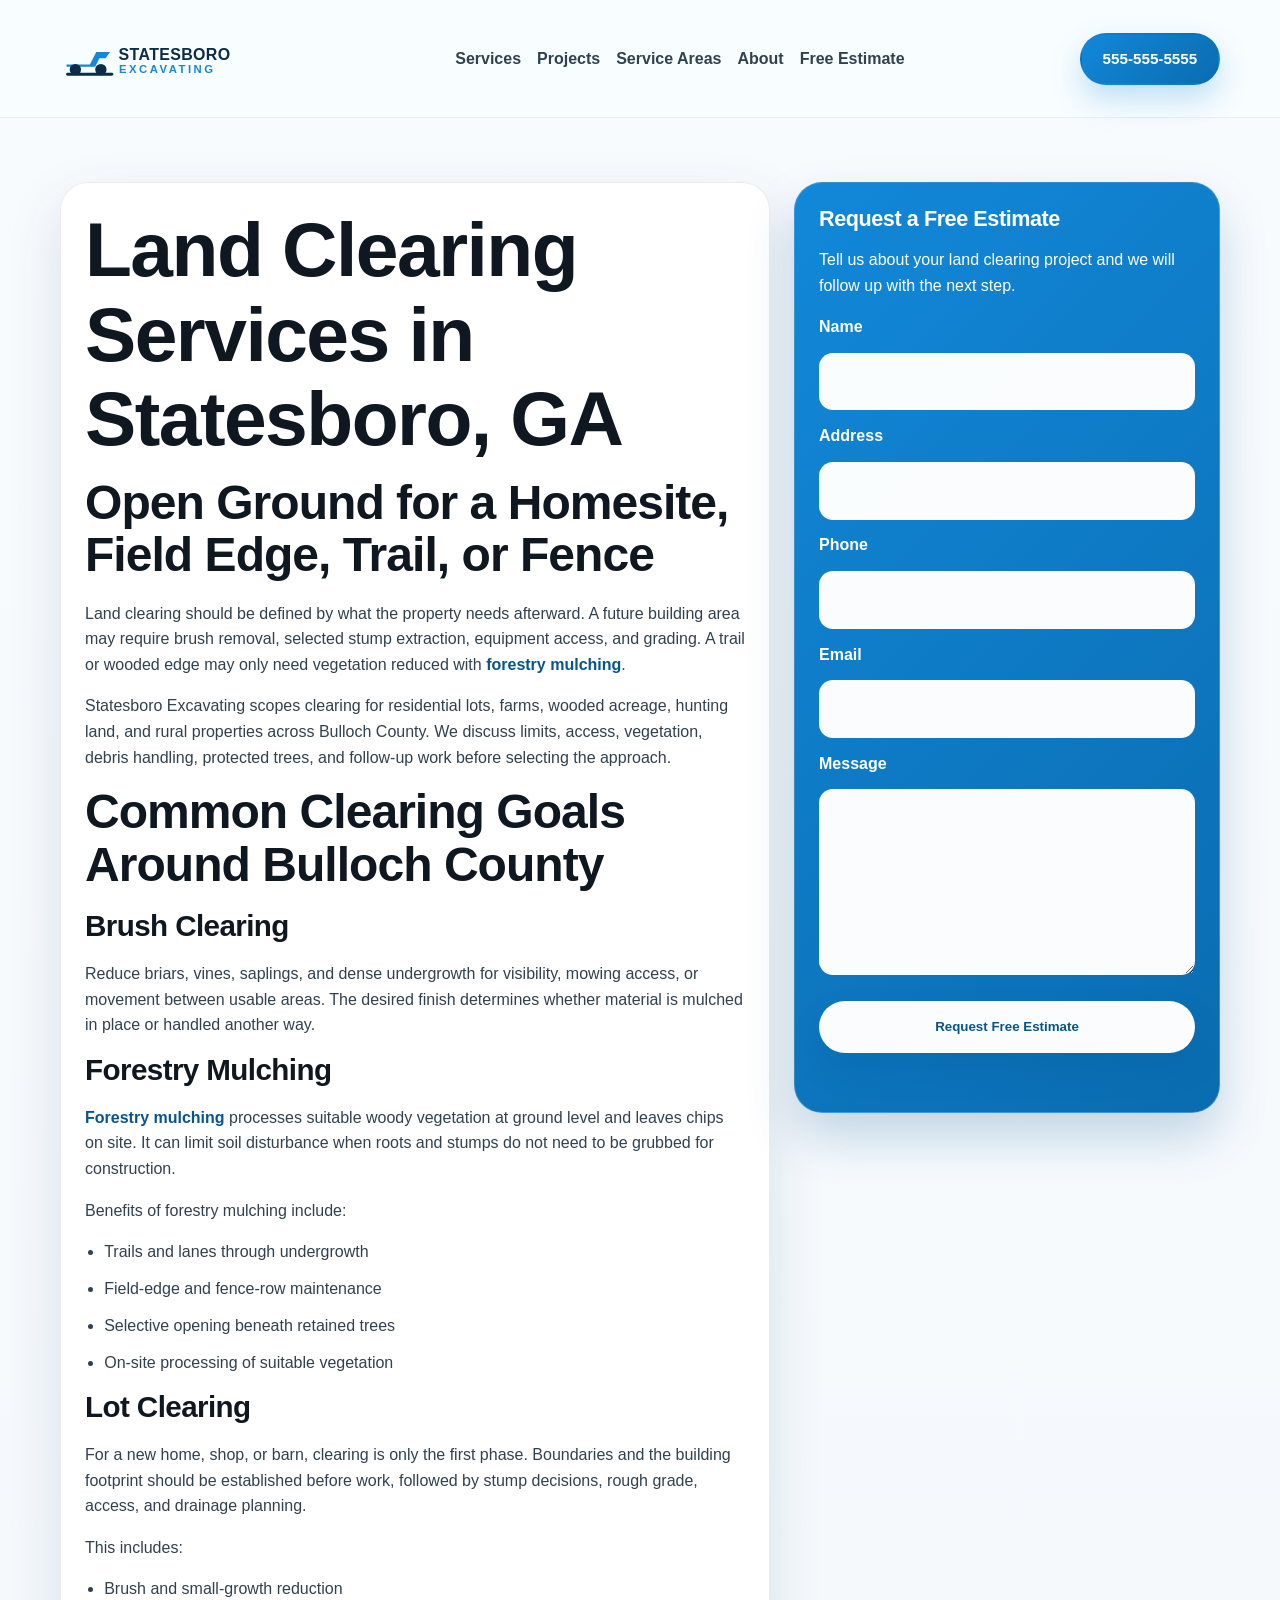
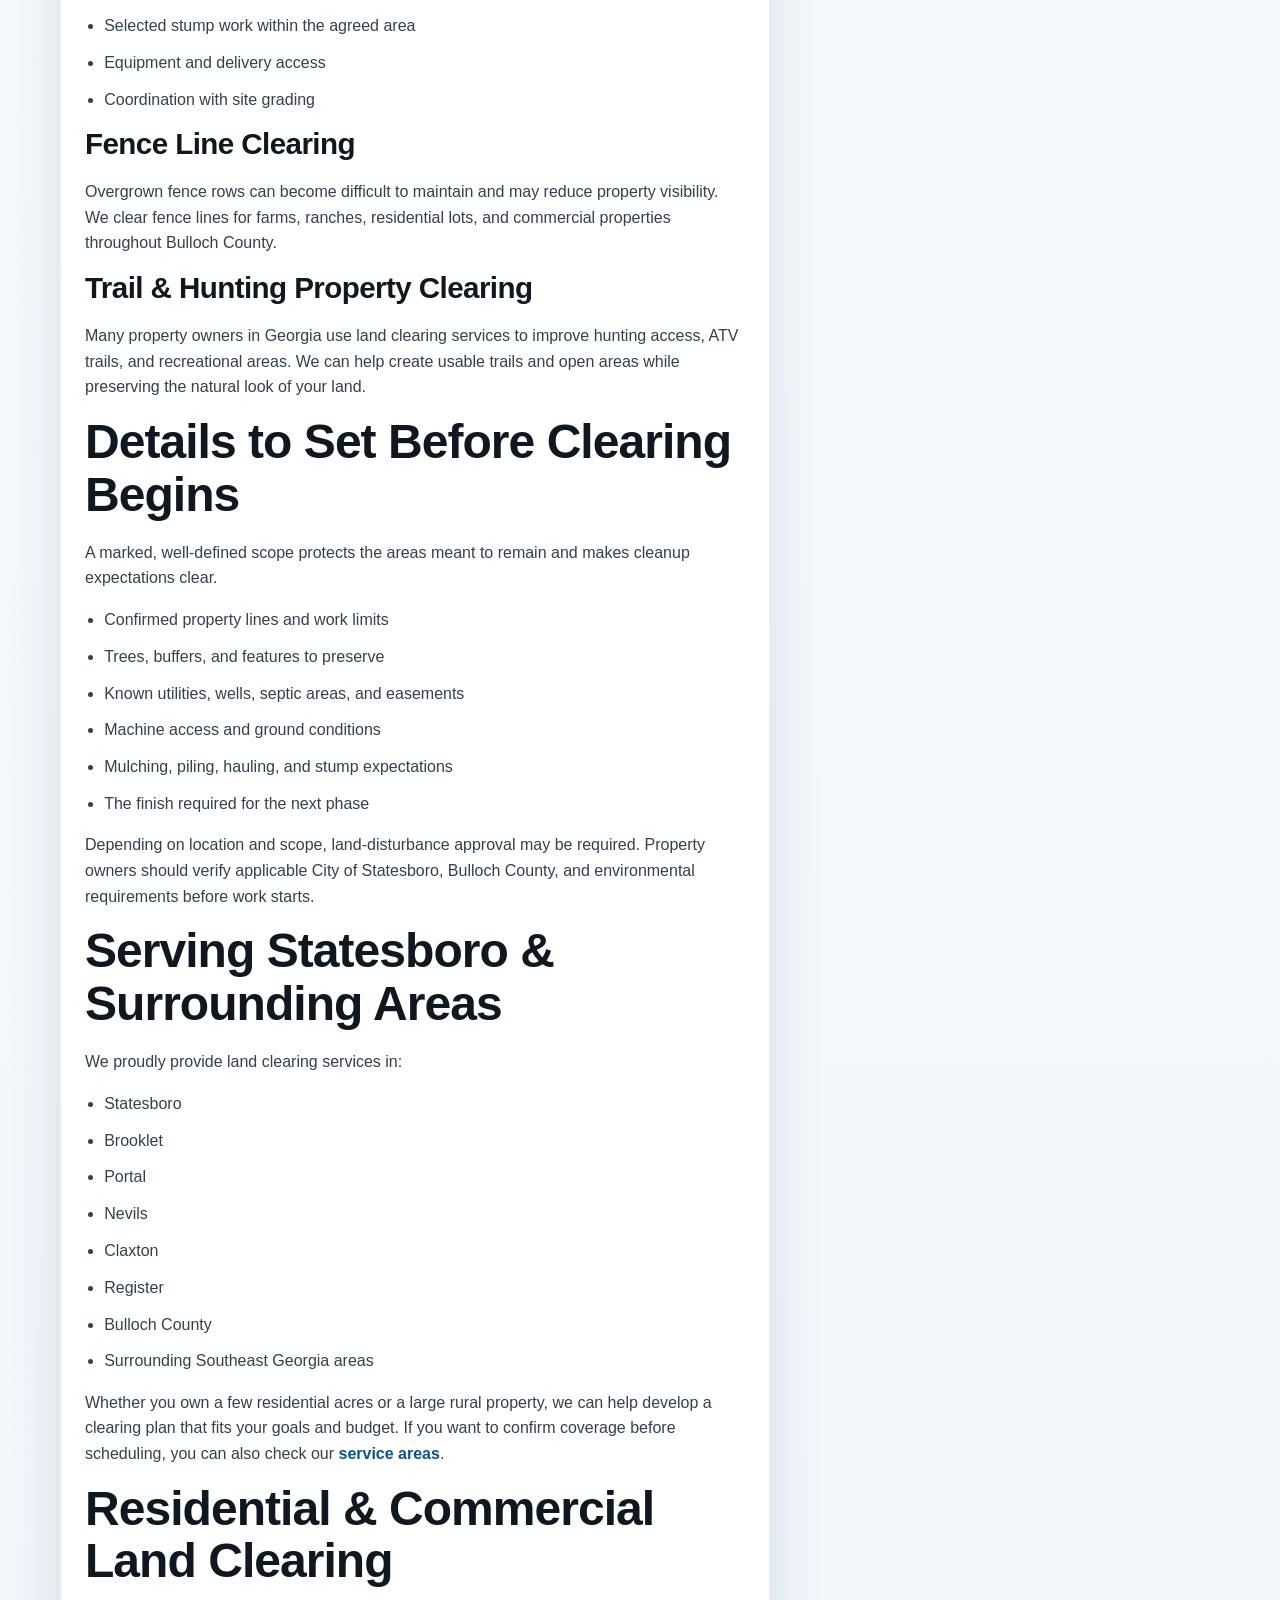
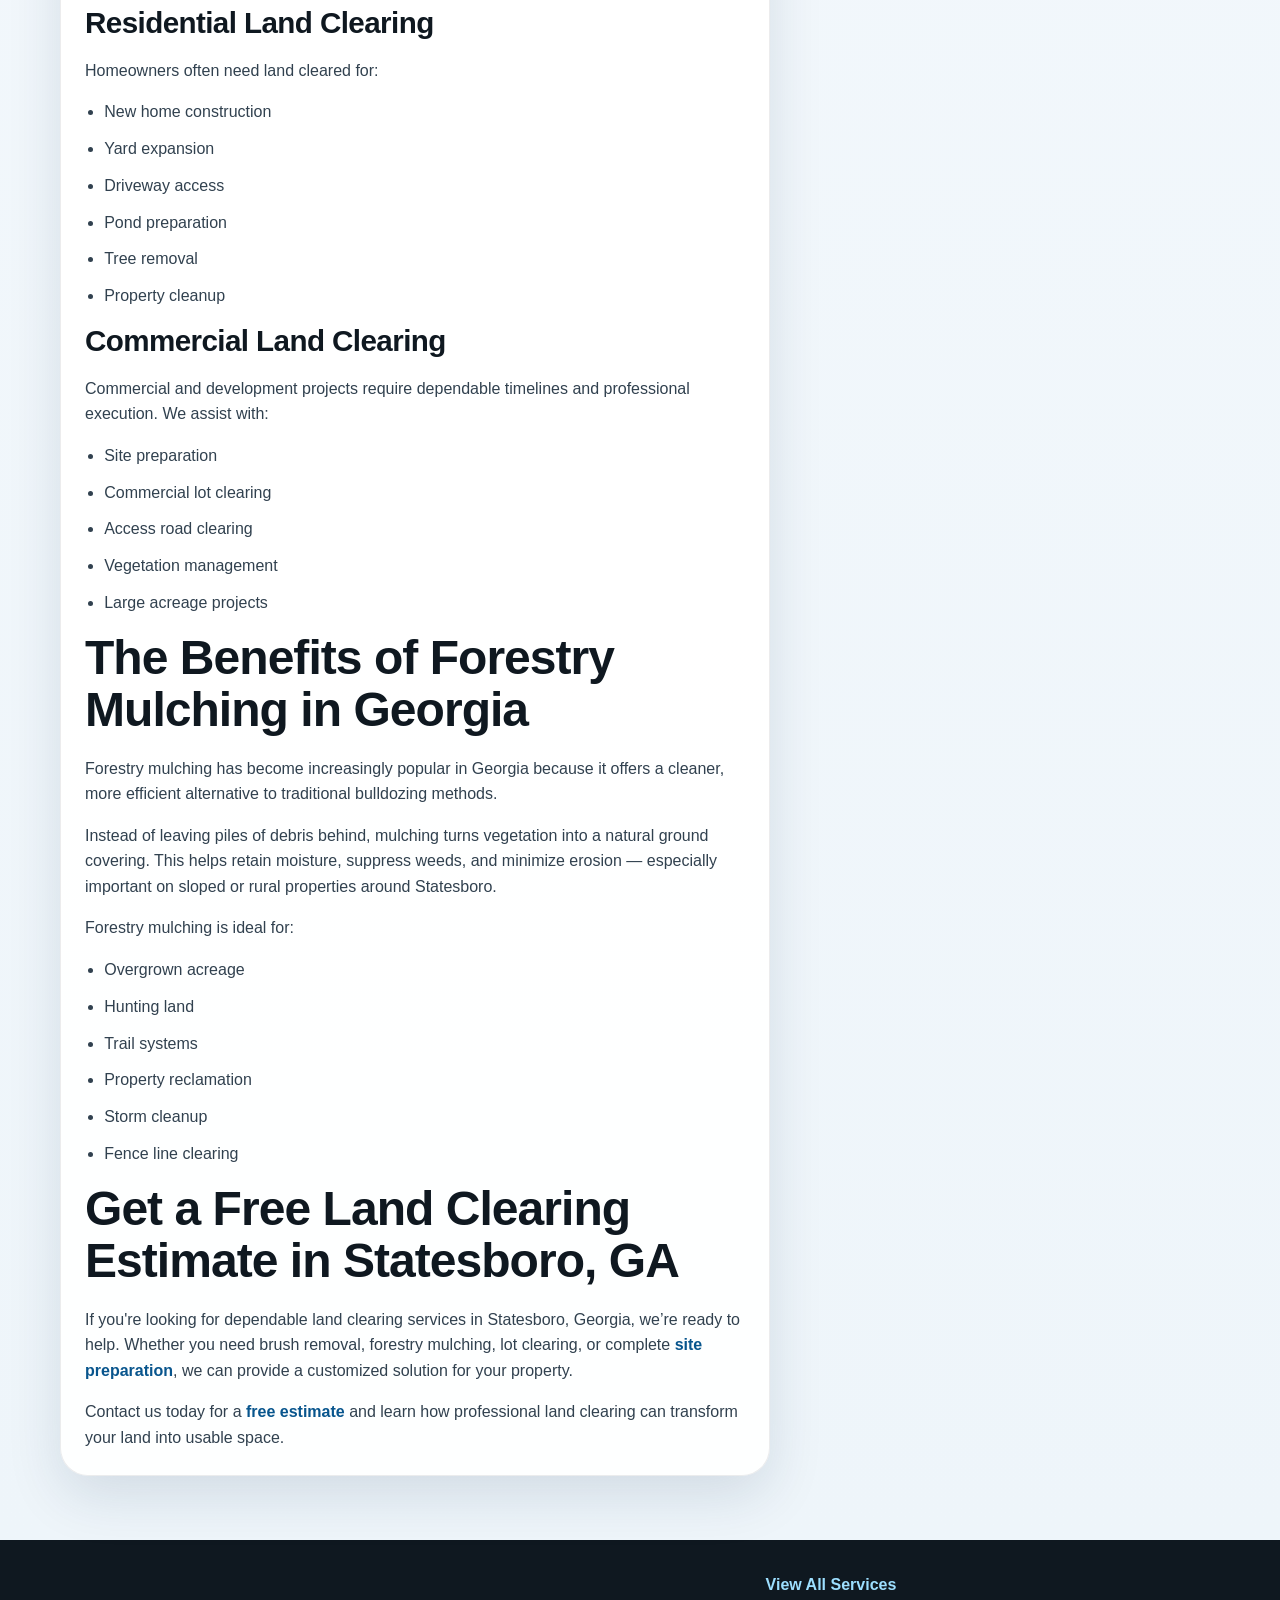
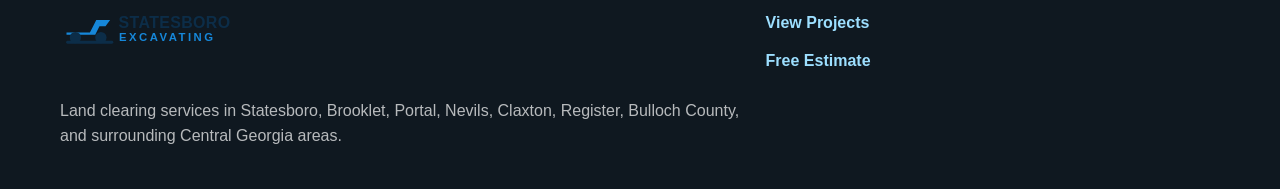
<file: services/land-clearing/index.html>
<!DOCTYPE html>
<html lang="en">
  <head>
    <meta charset="UTF-8" />
    <meta name="viewport" content="width=device-width, initial-scale=1.0" />
    <title>Land Clearing Services in Statesboro, GA | Statesboro Excavating</title>
    <meta
      name="description"
      content="Land clearing, brush removal, overgrown property cleanup, and lot prep in Statesboro, Georgia."
    />
    <link rel="stylesheet" href="/styles.css" />
    <!-- Google Tag Manager -->
    <script>
      (function(w,d,s,l,i){w[l]=w[l]||[];w[l].push({"gtm.start":
      new Date().getTime(),event:"gtm.js"});var f=d.getElementsByTagName(s)[0],
      j=d.createElement(s),dl=l!="dataLayer"?"&l="+l:"";j.async=true;j.src=
      "https://www.googletagmanager.com/gtm.js?id="+i+dl;f.parentNode.insertBefore(j,f);
      })(window,document,"script","dataLayer","GTM-N9HZVCSL");
    </script>
    <!-- End Google Tag Manager -->
    <script src="https://challenges.cloudflare.com/turnstile/v0/api.js" async defer></script>
  </head>
  <body>
    <!-- Google Tag Manager (noscript) -->
    <noscript><iframe src="https://www.googletagmanager.com/ns.html?id=GTM-N9HZVCSL"
    height="0" width="0" style="display:none;visibility:hidden"></iframe></noscript>
    <!-- End Google Tag Manager (noscript) -->
    <header class="site-header">
      <div class="container header-shell">
        <a class="brand" href="/" aria-label="Statesboro Excavating home">
          <img class="brand-logo" src="/Images/statesboro-excavating-logo.svg?v=2" alt="Statesboro Excavating logo" />
        </a>
        <button class="nav-toggle" type="button" aria-label="Open navigation menu" aria-expanded="false" aria-controls="primary-nav">
          <span class="nav-toggle-bar"></span>
          <span class="nav-toggle-bar"></span>
          <span class="nav-toggle-bar"></span>
        </button>
        <nav class="site-nav" id="primary-nav" aria-label="Primary">
          <div class="nav-group">
            <button class="nav-parent-row" type="button" aria-expanded="false" aria-label="Toggle service links">
              <span class="nav-parent">Services</span>
              <span class="nav-group-toggle" aria-hidden="true">
                <span class="nav-group-toggle-bar"></span>
                <span class="nav-group-toggle-bar"></span>
              </span>
            </button>
            <div class="nav-children">
              <a href="/services/land-clearing/">Land Clearing</a>
              <a href="/services/forestry-mulching/">Forestry Mulching</a>
              <a href="/services/site-preparation-grading/">Site Prep &amp; Grading</a>
              <a href="/services/drainage-trenching/">Drainage &amp; Trenching</a>
              <a href="/services/driveway-grading-gravel/">Driveway Grading &amp; Gravel</a>
              <a href="/services/stump-grinding-removal/">Stump Grinding &amp; Removal</a>
              <a href="/services/post-hole-digging/">Post Hole Digging</a>
            </div>
          </div>
          <a href="/projects/">Projects</a>
          <a href="/service-areas/">Service Areas</a>
          <a href="/about/">About</a>
          <a href="/contact/">Free Estimate</a>
        </nav>
        <a class="button button-solid header-call" href="tel:+15555555555">555-555-5555</a>
      </div>
    </header>

    <main class="page-main">
      <section class="page-section" data-sticky-cta-trigger>
        <div class="container page-grid">
          <article class="content-card">
            <h1>Land Clearing Services in Statesboro, GA</h1>

            <h2>Open Ground for a Homesite, Field Edge, Trail, or Fence</h2>

            <p>Land clearing should be defined by what the property needs afterward. A future building area may require brush removal, selected stump extraction, equipment access, and grading. A trail or wooded edge may only need vegetation reduced with <a class="text-link" href="/services/forestry-mulching/">forestry mulching</a>.</p>

            <p>Statesboro Excavating scopes clearing for residential lots, farms, wooded acreage, hunting land, and rural properties across Bulloch County. We discuss limits, access, vegetation, debris handling, protected trees, and follow-up work before selecting the approach.</p>

            <h2>Common Clearing Goals Around Bulloch County</h2>

            <h3>Brush Clearing</h3>
            <p>Reduce briars, vines, saplings, and dense undergrowth for visibility, mowing access, or movement between usable areas. The desired finish determines whether material is mulched in place or handled another way.</p>

            <h3>Forestry Mulching</h3>
            <p><a class="text-link" href="/services/forestry-mulching/">Forestry mulching</a> processes suitable woody vegetation at ground level and leaves chips on site. It can limit soil disturbance when roots and stumps do not need to be grubbed for construction.</p>

            <p>Benefits of forestry mulching include:</p>
            <ul>
              <li>Trails and lanes through undergrowth</li>
              <li>Field-edge and fence-row maintenance</li>
              <li>Selective opening beneath retained trees</li>
              <li>On-site processing of suitable vegetation</li>
            </ul>

            <h3>Lot Clearing</h3>
            <p>For a new home, shop, or barn, clearing is only the first phase. Boundaries and the building footprint should be established before work, followed by stump decisions, rough grade, access, and drainage planning.</p>

            <p>This includes:</p>
            <ul>
              <li>Brush and small-growth reduction</li>
              <li>Selected stump work within the agreed area</li>
              <li>Equipment and delivery access</li>
              <li>Coordination with site grading</li>
            </ul>

            <h3>Fence Line Clearing</h3>
            <p>Overgrown fence rows can become difficult to maintain and may reduce property visibility. We clear fence lines for farms, ranches, residential lots, and commercial properties throughout Bulloch County.</p>

            <h3>Trail &amp; Hunting Property Clearing</h3>
            <p>Many property owners in Georgia use land clearing services to improve hunting access, ATV trails, and recreational areas. We can help create usable trails and open areas while preserving the natural look of your land.</p>

            <h2>Details to Set Before Clearing Begins</h2>

            <p>A marked, well-defined scope protects the areas meant to remain and makes cleanup expectations clear.</p>

            <ul>
              <li>Confirmed property lines and work limits</li>
              <li>Trees, buffers, and features to preserve</li>
              <li>Known utilities, wells, septic areas, and easements</li>
              <li>Machine access and ground conditions</li>
              <li>Mulching, piling, hauling, and stump expectations</li>
              <li>The finish required for the next phase</li>
            </ul>

            <p>Depending on location and scope, land-disturbance approval may be required. Property owners should verify applicable City of Statesboro, Bulloch County, and environmental requirements before work starts.</p>

            <h2>Serving Statesboro &amp; Surrounding Areas</h2>

            <p>We proudly provide land clearing services in:</p>

            <ul>
              <li>Statesboro</li>
              <li>Brooklet</li>
              <li>Portal</li>
              <li>Nevils</li>
              <li>Claxton</li>
              <li>Register</li>
              <li>Bulloch County</li>
              <li>Surrounding Southeast Georgia areas</li>
            </ul>

            <p>Whether you own a few residential acres or a large rural property, we can help develop a clearing plan that fits your goals and budget. If you want to confirm coverage before scheduling, you can also check our <a class="text-link" href="/service-areas/">service areas</a>.</p>

            <h2>Residential &amp; Commercial Land Clearing</h2>

            <h3>Residential Land Clearing</h3>
            <p>Homeowners often need land cleared for:</p>

            <ul>
              <li>New home construction</li>
              <li>Yard expansion</li>
              <li>Driveway access</li>
              <li>Pond preparation</li>
              <li>Tree removal</li>
              <li>Property cleanup</li>
            </ul>

            <h3>Commercial Land Clearing</h3>
            <p>Commercial and development projects require dependable timelines and professional execution. We assist with:</p>

            <ul>
              <li>Site preparation</li>
              <li>Commercial lot clearing</li>
              <li>Access road clearing</li>
              <li>Vegetation management</li>
              <li>Large acreage projects</li>
            </ul>

            <h2>The Benefits of Forestry Mulching in Georgia</h2>

            <p>Forestry mulching has become increasingly popular in Georgia because it offers a cleaner, more efficient alternative to traditional bulldozing methods.</p>

            <p>Instead of leaving piles of debris behind, mulching turns vegetation into a natural ground covering. This helps retain moisture, suppress weeds, and minimize erosion — especially important on sloped or rural properties around Statesboro.</p>

            <p>Forestry mulching is ideal for:</p>

            <ul>
              <li>Overgrown acreage</li>
              <li>Hunting land</li>
              <li>Trail systems</li>
              <li>Property reclamation</li>
              <li>Storm cleanup</li>
              <li>Fence line clearing</li>
            </ul>

            <h2>Get a Free Land Clearing Estimate in Statesboro, GA</h2>

            <p>If you're looking for dependable land clearing services in Statesboro, Georgia, we’re ready to help. Whether you need brush removal, forestry mulching, lot clearing, or complete <a class="text-link" href="/services/site-preparation-grading/">site preparation</a>, we can provide a customized solution for your property.</p>

            <p>Contact us today for a <a class="text-link" href="/contact/">free estimate</a> and learn how professional land clearing can transform your land into usable space.</p>
          </article>

          <aside class="sidebar-card contact-form-card" id="request-free-estimate">
            <h3>Request a Free Estimate</h3>
            <p>
              Tell us about your land clearing project and we will follow up with
              the next step.
            </p>

            <form class="page-form js-estimate-form" method="post">
              <label for="land-name">Name</label>
              <input id="land-name" name="name" type="text" required />

              <label for="land-address">Address</label>
              <input id="land-address" name="address" type="text" required />

              <label for="land-phone">Phone</label>
              <input id="land-phone" name="phone" type="tel" required />

              <label for="land-email">Email</label>
              <input id="land-email" name="email" type="email" required />

              <input name="service_type" type="hidden" value="Land Clearing" />

              <label for="land-message">Message</label>
              <textarea id="land-message" name="message" rows="6" required></textarea>

              <div class="cf-turnstile" data-sitekey="0x4AAAAAADDvuC47Ls71hVOy" data-theme="light" data-action="contact"></div>

              <button class="button button-solid" type="submit">Request Free Estimate</button>
              <p class="form-status" role="status" aria-live="polite"></p>
            </form>
          </aside>
        </div>
      </section>
    </main>

    <footer class="site-footer">
      <div class="container footer-grid">
        <div>
          <a class="brand footer-brand" href="/">
            <img class="brand-logo" src="/Images/statesboro-excavating-logo.svg" alt="Statesboro Excavating logo" />
          </a>
          <p class="footer-seo">
            Land clearing services in Statesboro, Brooklet, Portal,
            Nevils, Claxton, Register, Bulloch County, and surrounding Central
            Georgia areas.
          </p>
        </div>
        <div class="footer-links">
          <a href="/services/">View All Services</a>
          <a href="/projects/">View Projects</a>
          <a href="/contact/">Free Estimate</a>
        </div>
      </div>
    </footer>

    <div class="sticky-cta" aria-label="Mobile quick actions">
      <a class="button button-solid mobile-phone-button" href="tel:+15555555555">Call Now</a>
      <a class="button button-outline" href="#request-free-estimate">Get Estimate</a>
    </div>

    <script src="/script.js?v=20260624"></script>
  </body>
</html>
</file>
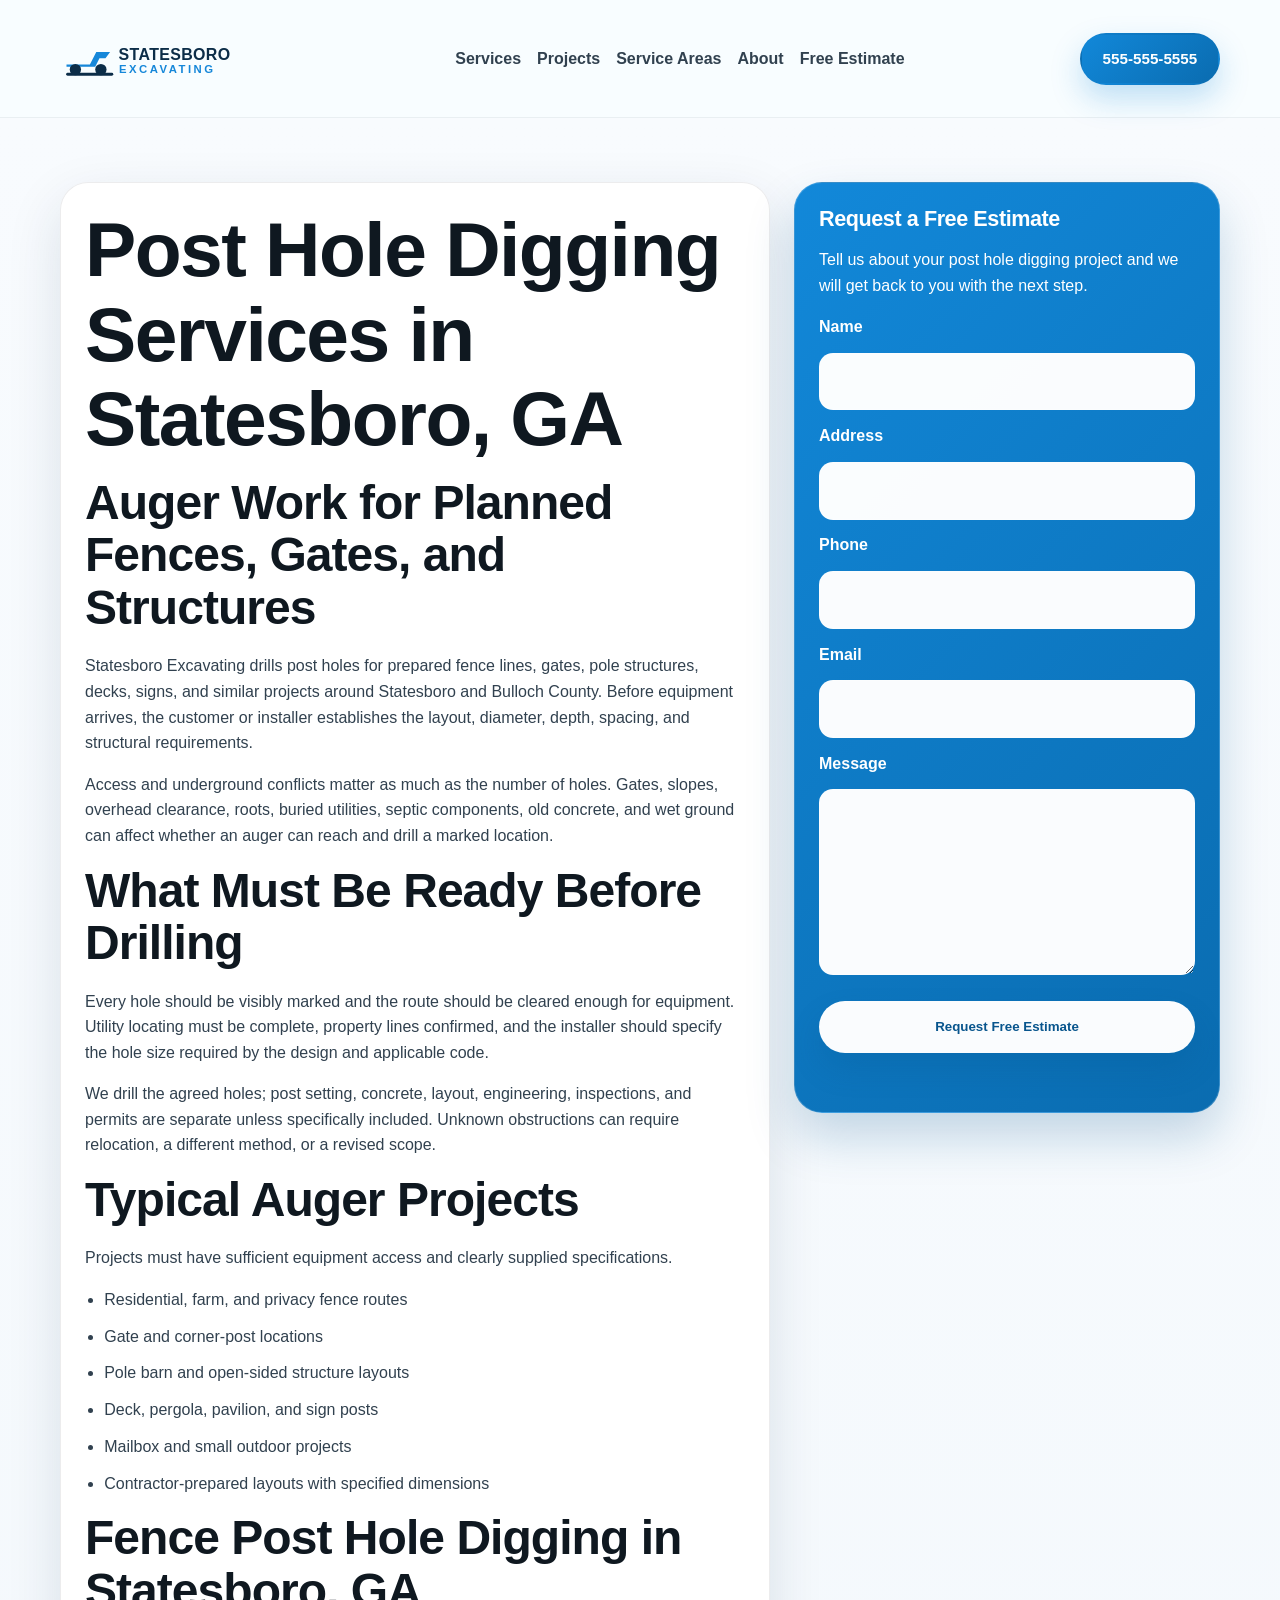
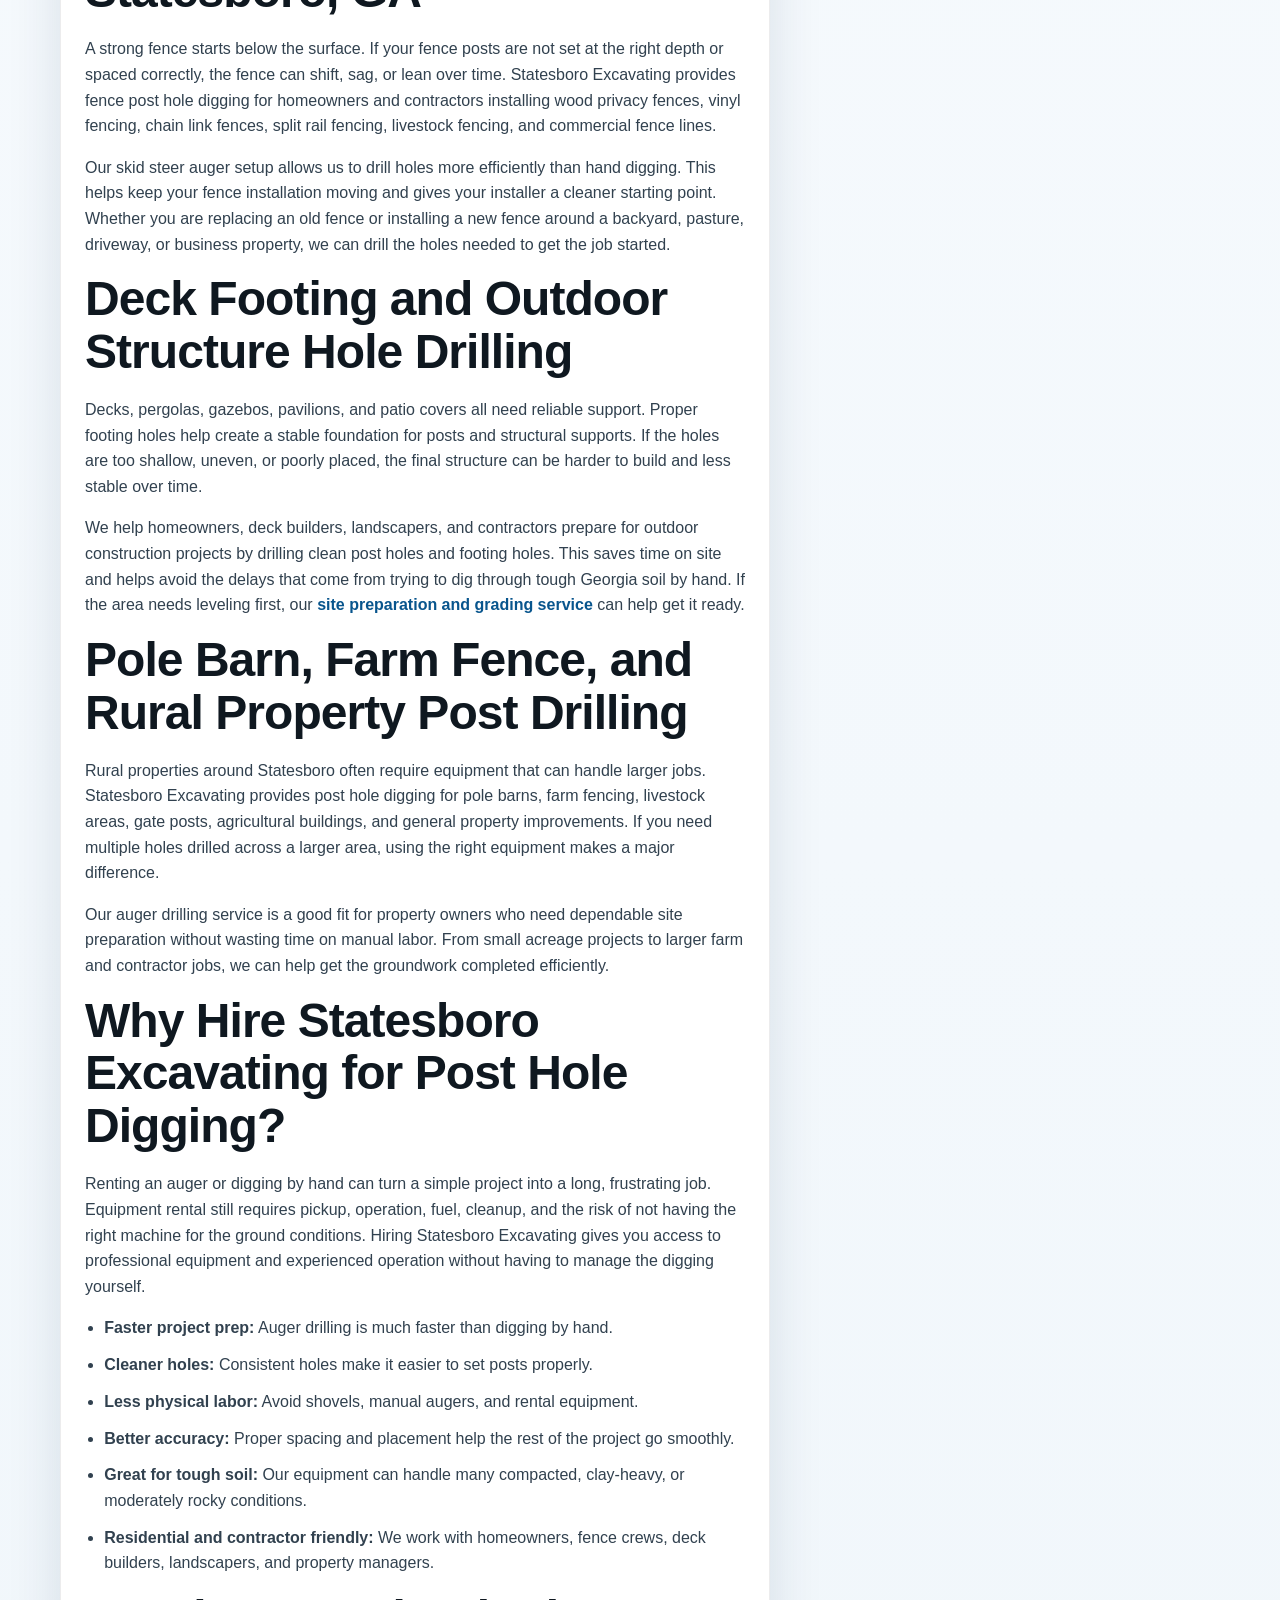
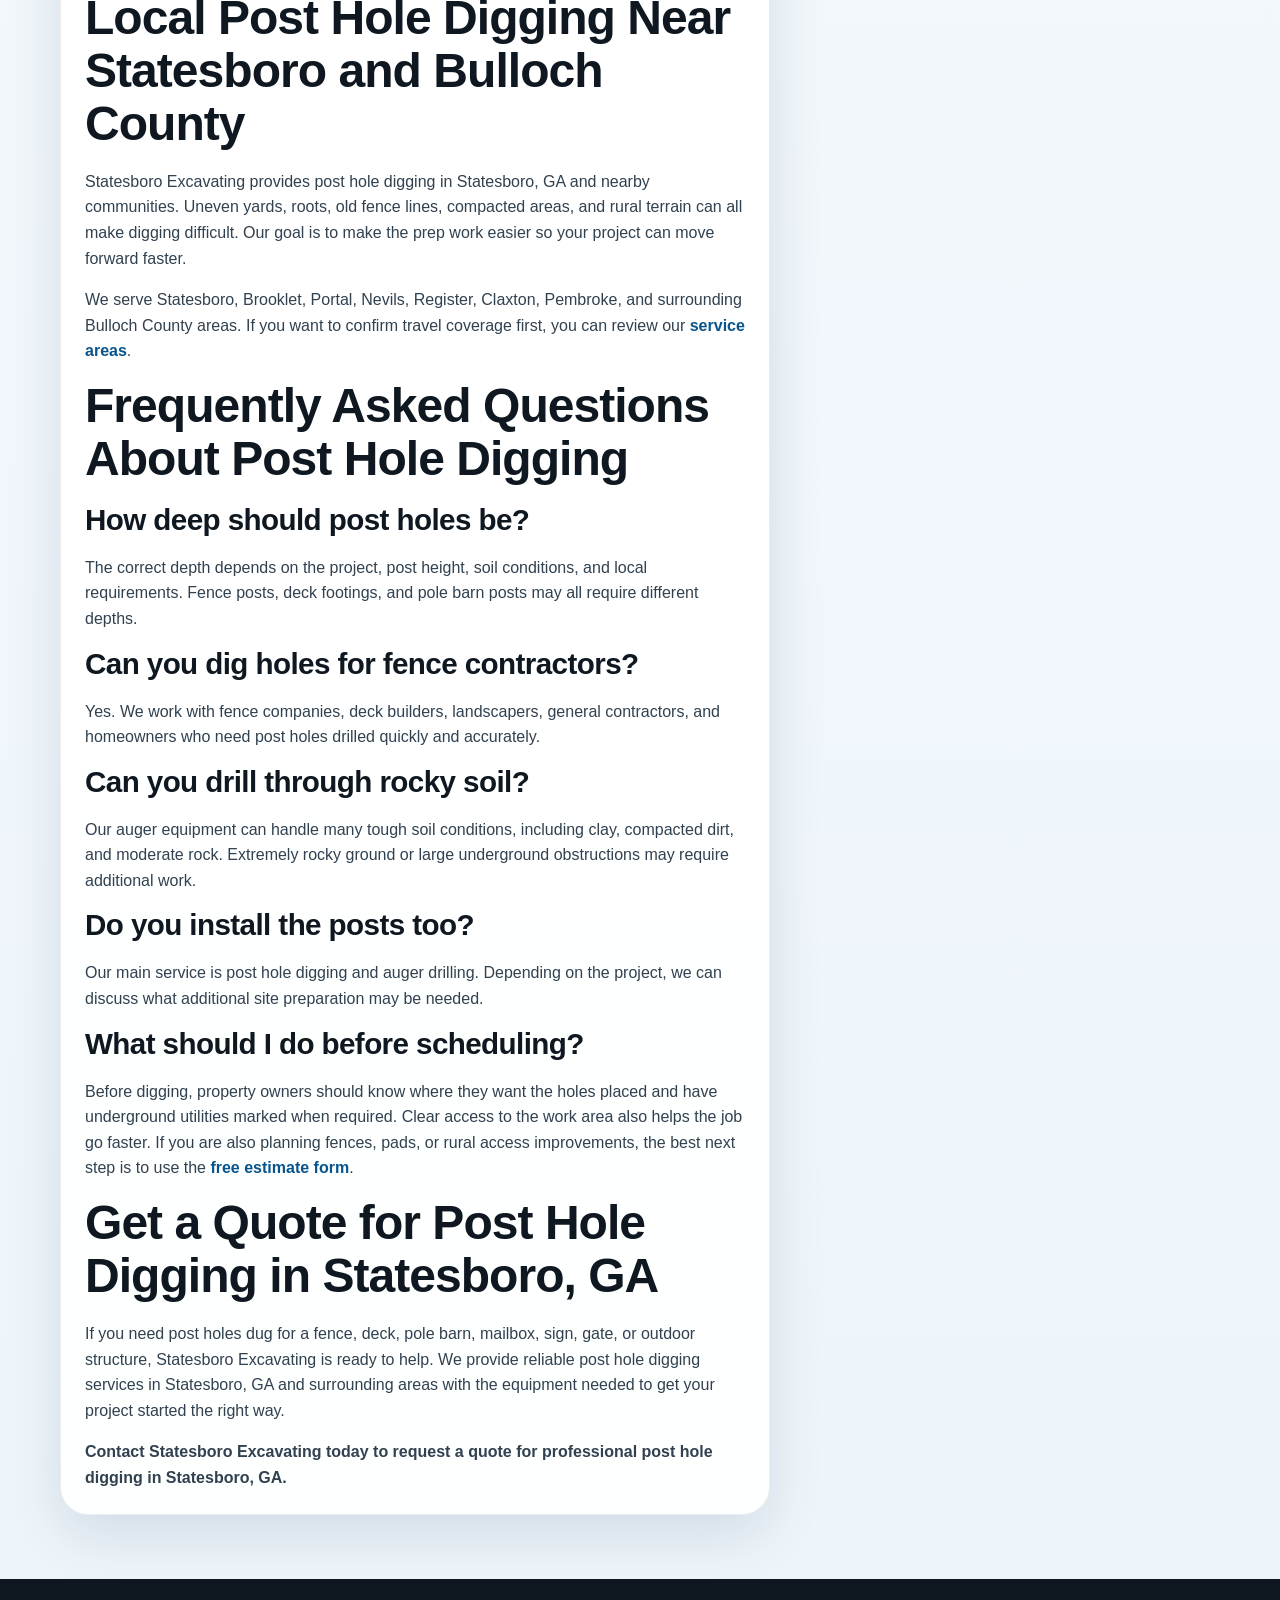
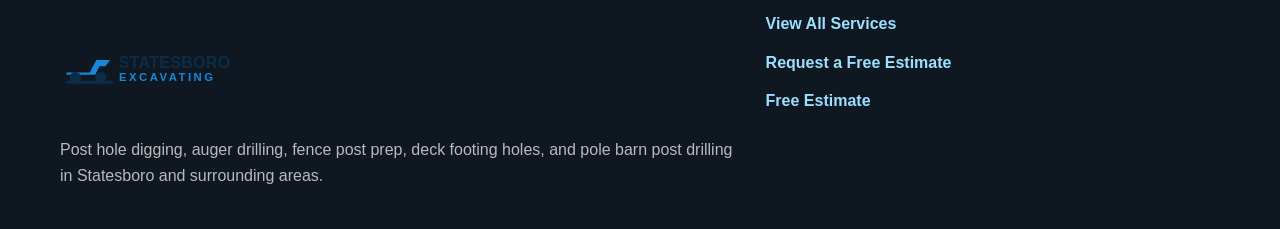
<file: services/post-hole-digging/index.html>
<!DOCTYPE html>
<html lang="en">
  <head>
    <meta charset="UTF-8" />
    <meta name="viewport" content="width=device-width, initial-scale=1.0" />
    <title>Post Hole Digging Services in Statesboro, GA | Statesboro Excavating</title>
    <meta
      name="description"
      content="Professional post hole digging and auger drilling in Statesboro, Georgia for fences, decks, pole barns, mailboxes, signs, and outdoor projects."
    />
    <link rel="stylesheet" href="/styles.css" />
    <!-- Google Tag Manager -->
    <script>
      (function(w,d,s,l,i){w[l]=w[l]||[];w[l].push({"gtm.start":
      new Date().getTime(),event:"gtm.js"});var f=d.getElementsByTagName(s)[0],
      j=d.createElement(s),dl=l!="dataLayer"?"&l="+l:"";j.async=true;j.src=
      "https://www.googletagmanager.com/gtm.js?id="+i+dl;f.parentNode.insertBefore(j,f);
      })(window,document,"script","dataLayer","GTM-N9HZVCSL");
    </script>
    <!-- End Google Tag Manager -->
    <script src="https://challenges.cloudflare.com/turnstile/v0/api.js" async defer></script>
  </head>
  <body>
    <!-- Google Tag Manager (noscript) -->
    <noscript><iframe src="https://www.googletagmanager.com/ns.html?id=GTM-N9HZVCSL"
    height="0" width="0" style="display:none;visibility:hidden"></iframe></noscript>
    <!-- End Google Tag Manager (noscript) -->
    <header class="site-header">
      <div class="container header-shell">
        <a class="brand" href="/" aria-label="Statesboro Excavating home">
          <img class="brand-logo" src="/Images/statesboro-excavating-logo.svg?v=2" alt="Statesboro Excavating logo" />
        </a>
        <button class="nav-toggle" type="button" aria-label="Open navigation menu" aria-expanded="false" aria-controls="primary-nav">
          <span class="nav-toggle-bar"></span>
          <span class="nav-toggle-bar"></span>
          <span class="nav-toggle-bar"></span>
        </button>
        <nav class="site-nav" id="primary-nav" aria-label="Primary">
          <div class="nav-group">
            <button class="nav-parent-row" type="button" aria-expanded="false" aria-label="Toggle service links">
              <span class="nav-parent">Services</span>
              <span class="nav-group-toggle" aria-hidden="true">
                <span class="nav-group-toggle-bar"></span>
                <span class="nav-group-toggle-bar"></span>
              </span>
            </button>
            <div class="nav-children">
              <a href="/services/land-clearing/">Land Clearing</a>
              <a href="/services/forestry-mulching/">Forestry Mulching</a>
              <a href="/services/site-preparation-grading/">Site Prep &amp; Grading</a>
              <a href="/services/drainage-trenching/">Drainage &amp; Trenching</a>
              <a href="/services/driveway-grading-gravel/">Driveway Grading &amp; Gravel</a>
              <a href="/services/stump-grinding-removal/">Stump Grinding &amp; Removal</a>
              <a href="/services/post-hole-digging/">Post Hole Digging</a>
            </div>
          </div>
          <a href="/projects/">Projects</a>
          <a href="/service-areas/">Service Areas</a>
          <a href="/about/">About</a>
          <a href="/contact/">Free Estimate</a>
        </nav>
        <a class="button button-solid header-call" href="tel:+15555555555">555-555-5555</a>
      </div>
    </header>

    <main class="page-main">
      <section class="page-section" data-sticky-cta-trigger>
        <div class="container page-grid">
          <article class="content-card service-page">
            <h1>Post Hole Digging Services in Statesboro, GA</h1>

            <h2>Auger Work for Planned Fences, Gates, and Structures</h2>

            <p>
              Statesboro Excavating drills post holes for prepared fence lines, gates, pole structures, decks, signs, and similar projects around Statesboro and Bulloch County. Before equipment arrives, the customer or installer establishes the layout, diameter, depth, spacing, and structural requirements.
            </p>

            <p>
              Access and underground conflicts matter as much as the number of holes. Gates, slopes, overhead clearance, roots, buried utilities, septic components, old concrete, and wet ground can affect whether an auger can reach and drill a marked location.
            </p>

            <h2>What Must Be Ready Before Drilling</h2>

            <p>
              Every hole should be visibly marked and the route should be cleared enough for equipment. Utility locating must be complete, property lines confirmed, and the installer should specify the hole size required by the design and applicable code.
            </p>

            <p>
              We drill the agreed holes; post setting, concrete, layout, engineering, inspections, and permits are separate unless specifically included. Unknown obstructions can require relocation, a different method, or a revised scope.
            </p>

            <h2>Typical Auger Projects</h2>

            <p>
              Projects must have sufficient equipment access and clearly supplied specifications.
            </p>

            <ul>
              <li>Residential, farm, and privacy fence routes</li>
              <li>Gate and corner-post locations</li>
              <li>Pole barn and open-sided structure layouts</li>
              <li>Deck, pergola, pavilion, and sign posts</li>
              <li>Mailbox and small outdoor projects</li>
              <li>Contractor-prepared layouts with specified dimensions</li>
            </ul>

            <h2>Fence Post Hole Digging in Statesboro, GA</h2>

            <p>
              A strong fence starts below the surface. If your fence posts are not set at the right depth or spaced correctly, the fence can shift, sag, or lean over time. Statesboro Excavating provides fence post hole digging for homeowners and contractors installing wood privacy fences, vinyl fencing, chain link fences, split rail fencing, livestock fencing, and commercial fence lines.
            </p>

            <p>
              Our skid steer auger setup allows us to drill holes more efficiently than hand digging. This helps keep your fence installation moving and gives your installer a cleaner starting point. Whether you are replacing an old fence or installing a new fence around a backyard, pasture, driveway, or business property, we can drill the holes needed to get the job started.
            </p>

            <h2>Deck Footing and Outdoor Structure Hole Drilling</h2>

            <p>
              Decks, pergolas, gazebos, pavilions, and patio covers all need reliable support. Proper footing holes help create a stable foundation for posts and structural supports. If the holes are too shallow, uneven, or poorly placed, the final structure can be harder to build and less stable over time.
            </p>

  <p>
    We help homeowners, deck builders, landscapers, and contractors prepare for outdoor construction projects by drilling clean post holes and footing holes. This saves time on site and helps avoid the delays that come from trying to dig through tough Georgia soil by hand. If the area needs leveling first, our <a class="text-link" href="/services/site-preparation-grading/">site preparation and grading service</a> can help get it ready.
  </p>

            <h2>Pole Barn, Farm Fence, and Rural Property Post Drilling</h2>

            <p>
              Rural properties around Statesboro often require equipment that can handle larger jobs. Statesboro Excavating provides post hole digging for pole barns, farm fencing, livestock areas, gate posts, agricultural buildings, and general property improvements. If you need multiple holes drilled across a larger area, using the right equipment makes a major difference.
            </p>

            <p>
              Our auger drilling service is a good fit for property owners who need dependable site preparation without wasting time on manual labor. From small acreage projects to larger farm and contractor jobs, we can help get the groundwork completed efficiently.
            </p>

            <h2>Why Hire Statesboro Excavating for Post Hole Digging?</h2>

            <p>
              Renting an auger or digging by hand can turn a simple project into a long, frustrating job. Equipment rental still requires pickup, operation, fuel, cleanup, and the risk of not having the right machine for the ground conditions. Hiring Statesboro Excavating gives you access to professional equipment and experienced operation without having to manage the digging yourself.
            </p>

            <ul>
              <li><strong>Faster project prep:</strong> Auger drilling is much faster than digging by hand.</li>
              <li><strong>Cleaner holes:</strong> Consistent holes make it easier to set posts properly.</li>
              <li><strong>Less physical labor:</strong> Avoid shovels, manual augers, and rental equipment.</li>
              <li><strong>Better accuracy:</strong> Proper spacing and placement help the rest of the project go smoothly.</li>
              <li><strong>Great for tough soil:</strong> Our equipment can handle many compacted, clay-heavy, or moderately rocky conditions.</li>
              <li><strong>Residential and contractor friendly:</strong> We work with homeowners, fence crews, deck builders, landscapers, and property managers.</li>
            </ul>

            <h2>Local Post Hole Digging Near Statesboro and Bulloch County</h2>

            <p>
              Statesboro Excavating provides post hole digging in Statesboro, GA and nearby communities. Uneven yards, roots, old fence lines, compacted areas, and rural terrain can all make digging difficult. Our goal is to make the prep work easier so your project can move forward faster.
            </p>

            <p>
              We serve Statesboro, Brooklet, Portal, Nevils, Register, Claxton, Pembroke, and surrounding Bulloch County areas. If you want to confirm travel coverage first, you can review our <a class="text-link" href="/service-areas/">service areas</a>.
            </p>

            <h2>Frequently Asked Questions About Post Hole Digging</h2>

            <h3>How deep should post holes be?</h3>
            <p>
              The correct depth depends on the project, post height, soil conditions, and local requirements. Fence posts, deck footings, and pole barn posts may all require different depths.
            </p>

            <h3>Can you dig holes for fence contractors?</h3>
            <p>
              Yes. We work with fence companies, deck builders, landscapers, general contractors, and homeowners who need post holes drilled quickly and accurately.
            </p>

            <h3>Can you drill through rocky soil?</h3>
            <p>
              Our auger equipment can handle many tough soil conditions, including clay, compacted dirt, and moderate rock. Extremely rocky ground or large underground obstructions may require additional work.
            </p>

            <h3>Do you install the posts too?</h3>
            <p>
              Our main service is post hole digging and auger drilling. Depending on the project, we can discuss what additional site preparation may be needed.
            </p>

            <h3>What should I do before scheduling?</h3>
  <p>
    Before digging, property owners should know where they want the holes placed and have underground utilities marked when required. Clear access to the work area also helps the job go faster. If you are also planning fences, pads, or rural access improvements, the best next step is to use the <a class="text-link" href="/contact/">free estimate form</a>.
  </p>

            <h2>Get a Quote for Post Hole Digging in Statesboro, GA</h2>

            <p>
              If you need post holes dug for a fence, deck, pole barn, mailbox, sign, gate, or outdoor structure, Statesboro Excavating is ready to help. We provide reliable post hole digging services in Statesboro, GA and surrounding areas with the equipment needed to get your project started the right way.
            </p>

            <p>
              <strong>Contact Statesboro Excavating today to request a quote for professional post hole digging in Statesboro, GA.</strong>
            </p>
          </article>

          <aside class="sidebar-card contact-form-card" id="request-free-estimate">
            <h3>Request a Free Estimate</h3>
            <p>
              Tell us about your post hole digging project and we will get back
              to you with the next step.
            </p>

            <form class="page-form js-estimate-form" method="post">
              <label for="posthole-name">Name</label>
              <input id="posthole-name" name="name" type="text" required />

              <label for="posthole-address">Address</label>
              <input id="posthole-address" name="address" type="text" required />

              <label for="posthole-phone">Phone</label>
              <input id="posthole-phone" name="phone" type="tel" required />

              <label for="posthole-email">Email</label>
              <input id="posthole-email" name="email" type="email" required />

              <input name="service_type" type="hidden" value="Post Hole Digging" />

              <label for="posthole-message">Message</label>
              <textarea id="posthole-message" name="message" rows="6" required></textarea>

              <div class="cf-turnstile" data-sitekey="0x4AAAAAADDvuC47Ls71hVOy" data-theme="light" data-action="contact"></div>

              <button class="button button-solid" type="submit">Request Free Estimate</button>
              <p class="form-status" role="status" aria-live="polite"></p>
            </form>
          </aside>
        </div>
      </section>
    </main>

    <footer class="site-footer">
      <div class="container footer-grid">
        <div>
          <a class="brand footer-brand" href="/">
            <img class="brand-logo" src="/Images/statesboro-excavating-logo.svg" alt="Statesboro Excavating logo" />
          </a>
          <p class="footer-seo">
            Post hole digging, auger drilling, fence post prep, deck footing holes, and pole barn post drilling in Statesboro and surrounding areas.
          </p>
        </div>
        <div class="footer-links">
          <a href="/services/">View All Services</a>
          <a href="/contact/">Request a Free Estimate</a>
          <a href="/contact/">Free Estimate</a>
        </div>
      </div>
    </footer>

    <div class="sticky-cta" aria-label="Mobile quick actions">
      <a class="button button-solid mobile-phone-button" href="tel:+15555555555">Call Now</a>
      <a class="button button-outline" href="#request-free-estimate">Get Estimate</a>
    </div>

    <script src="/script.js?v=20260624"></script>
  </body>
</html>
</file>
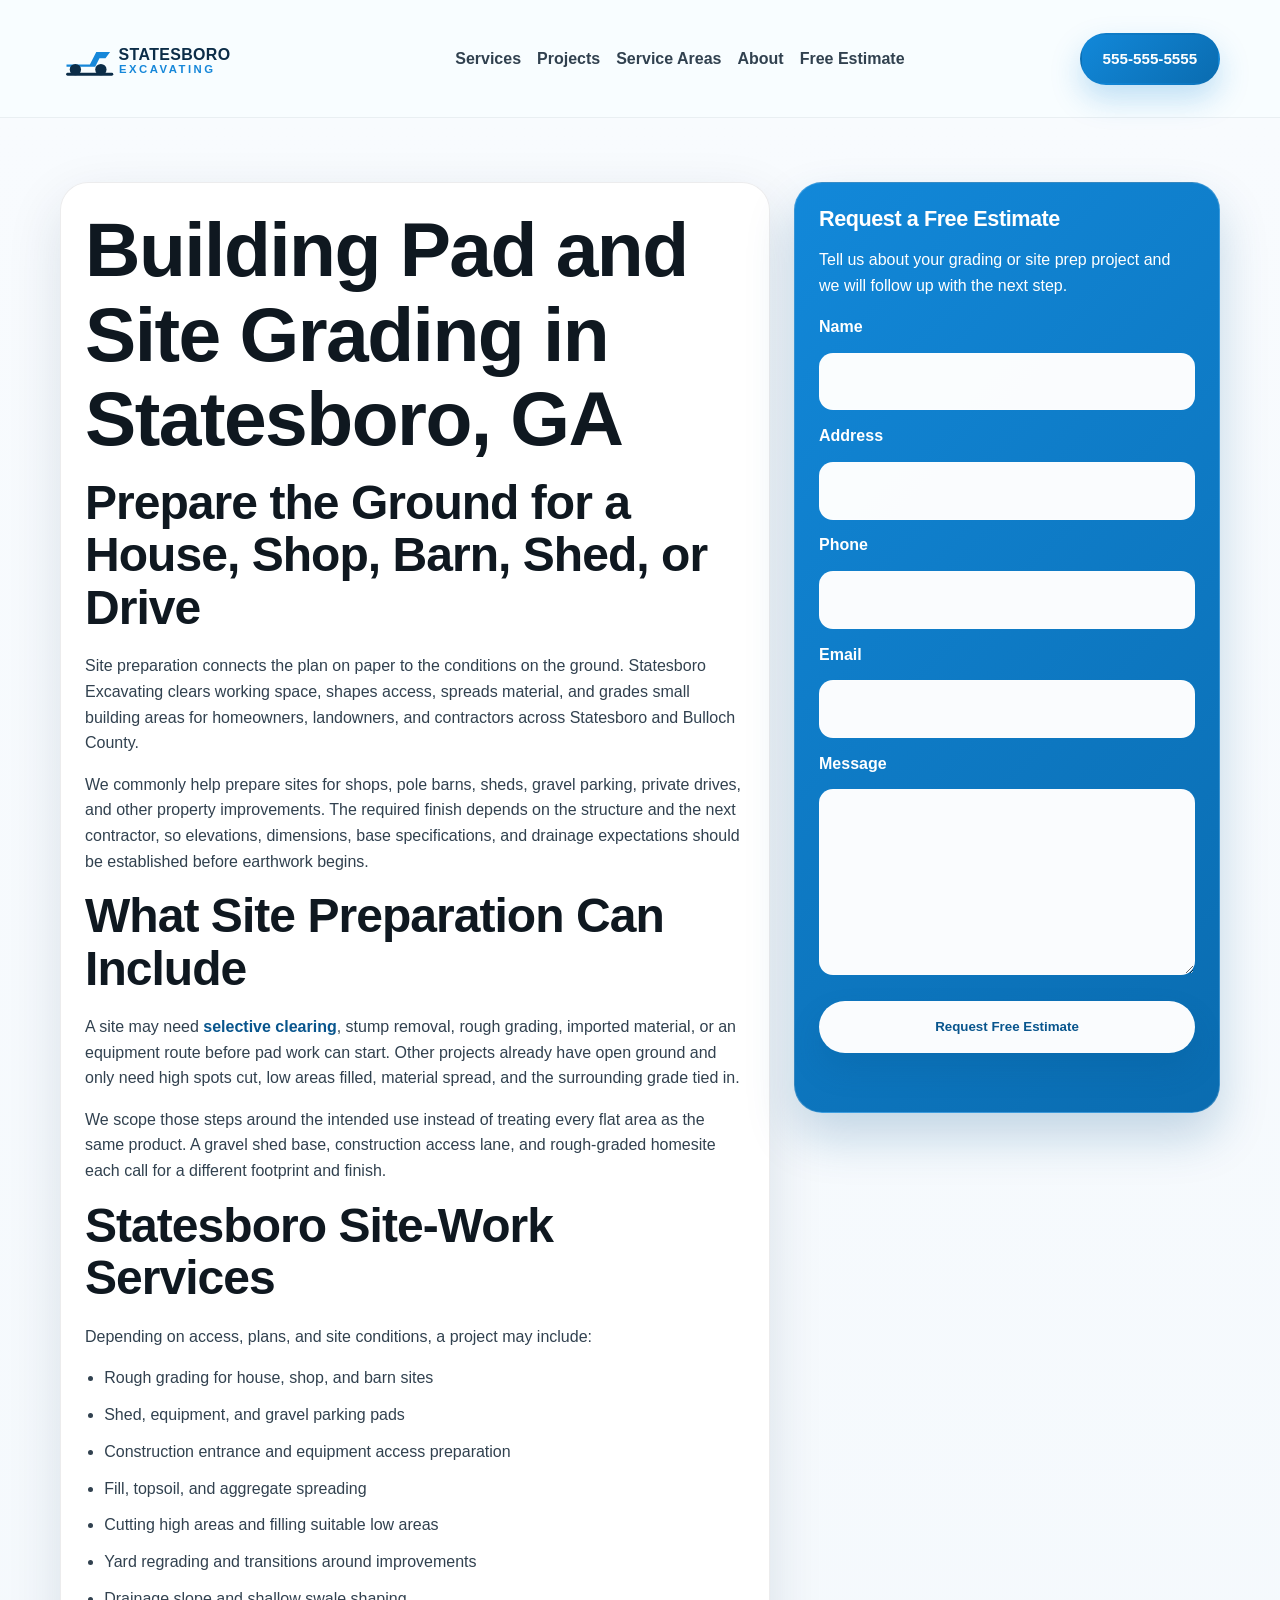
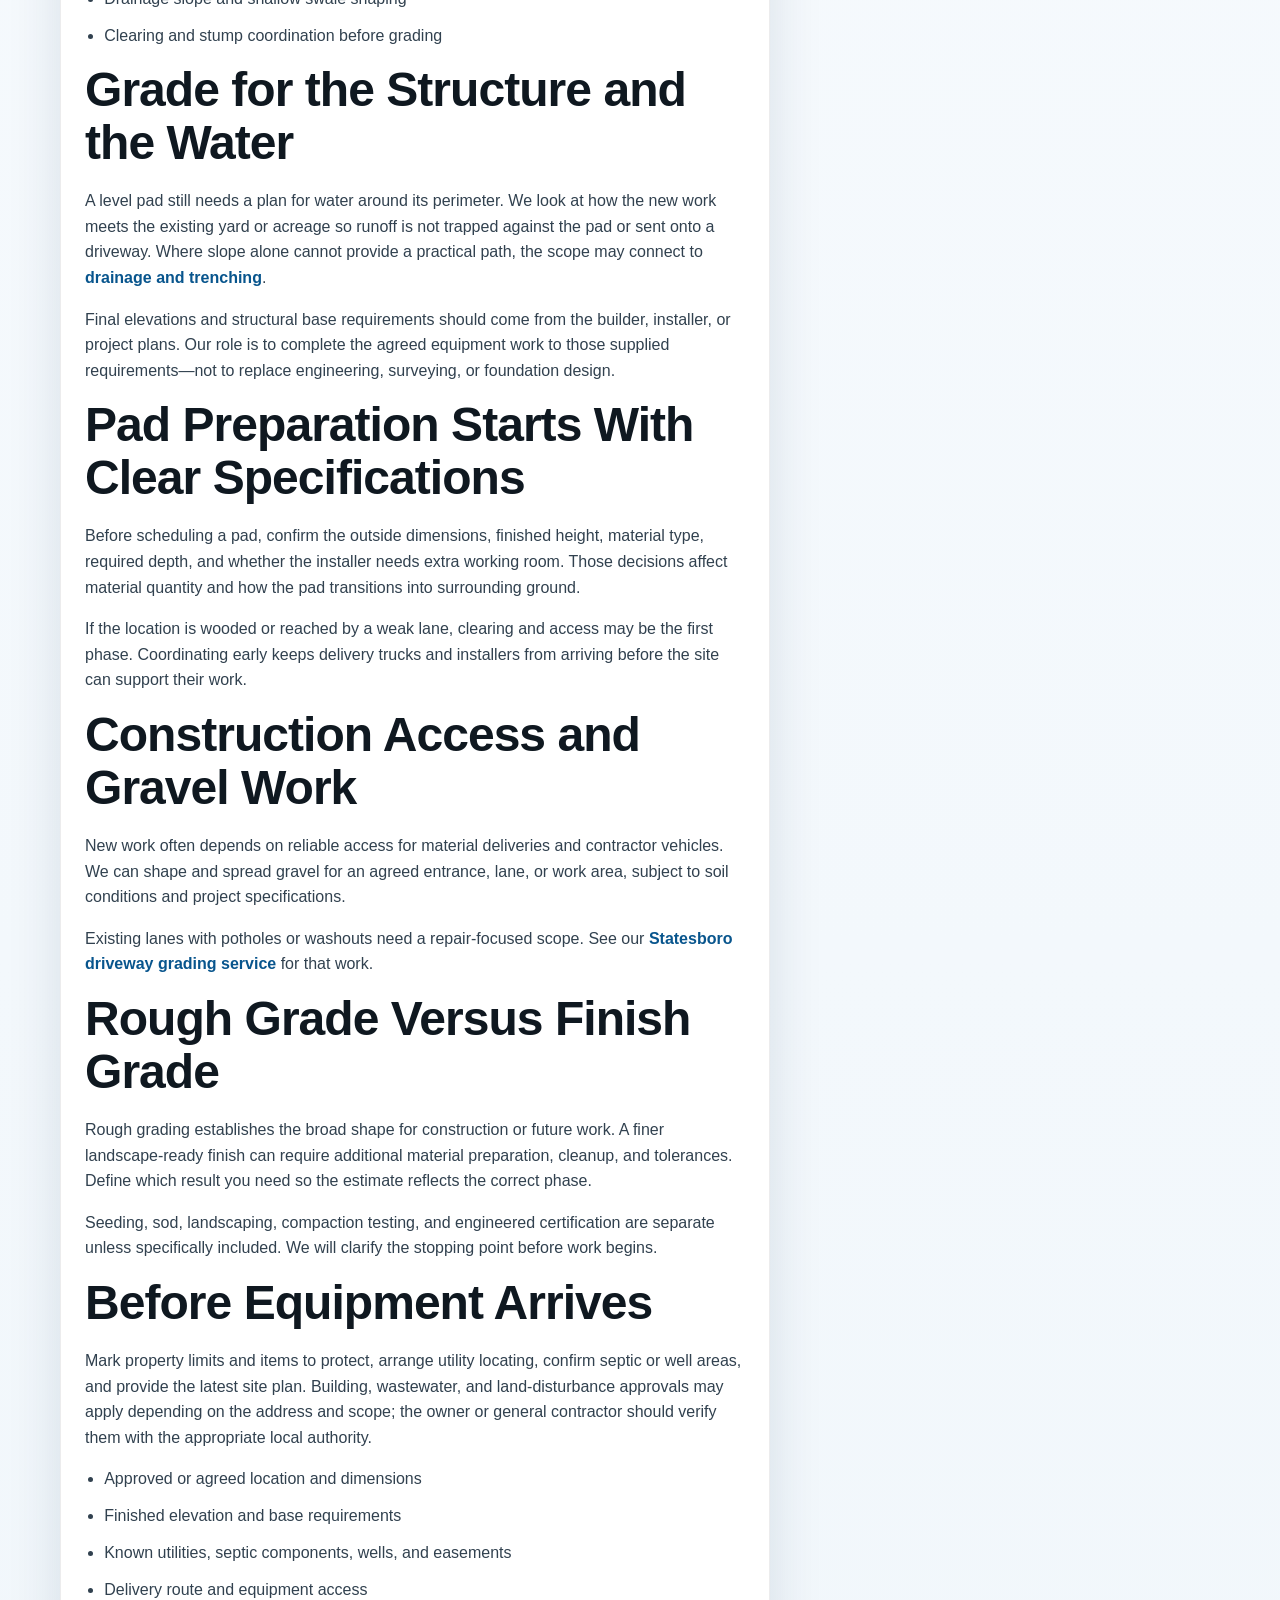
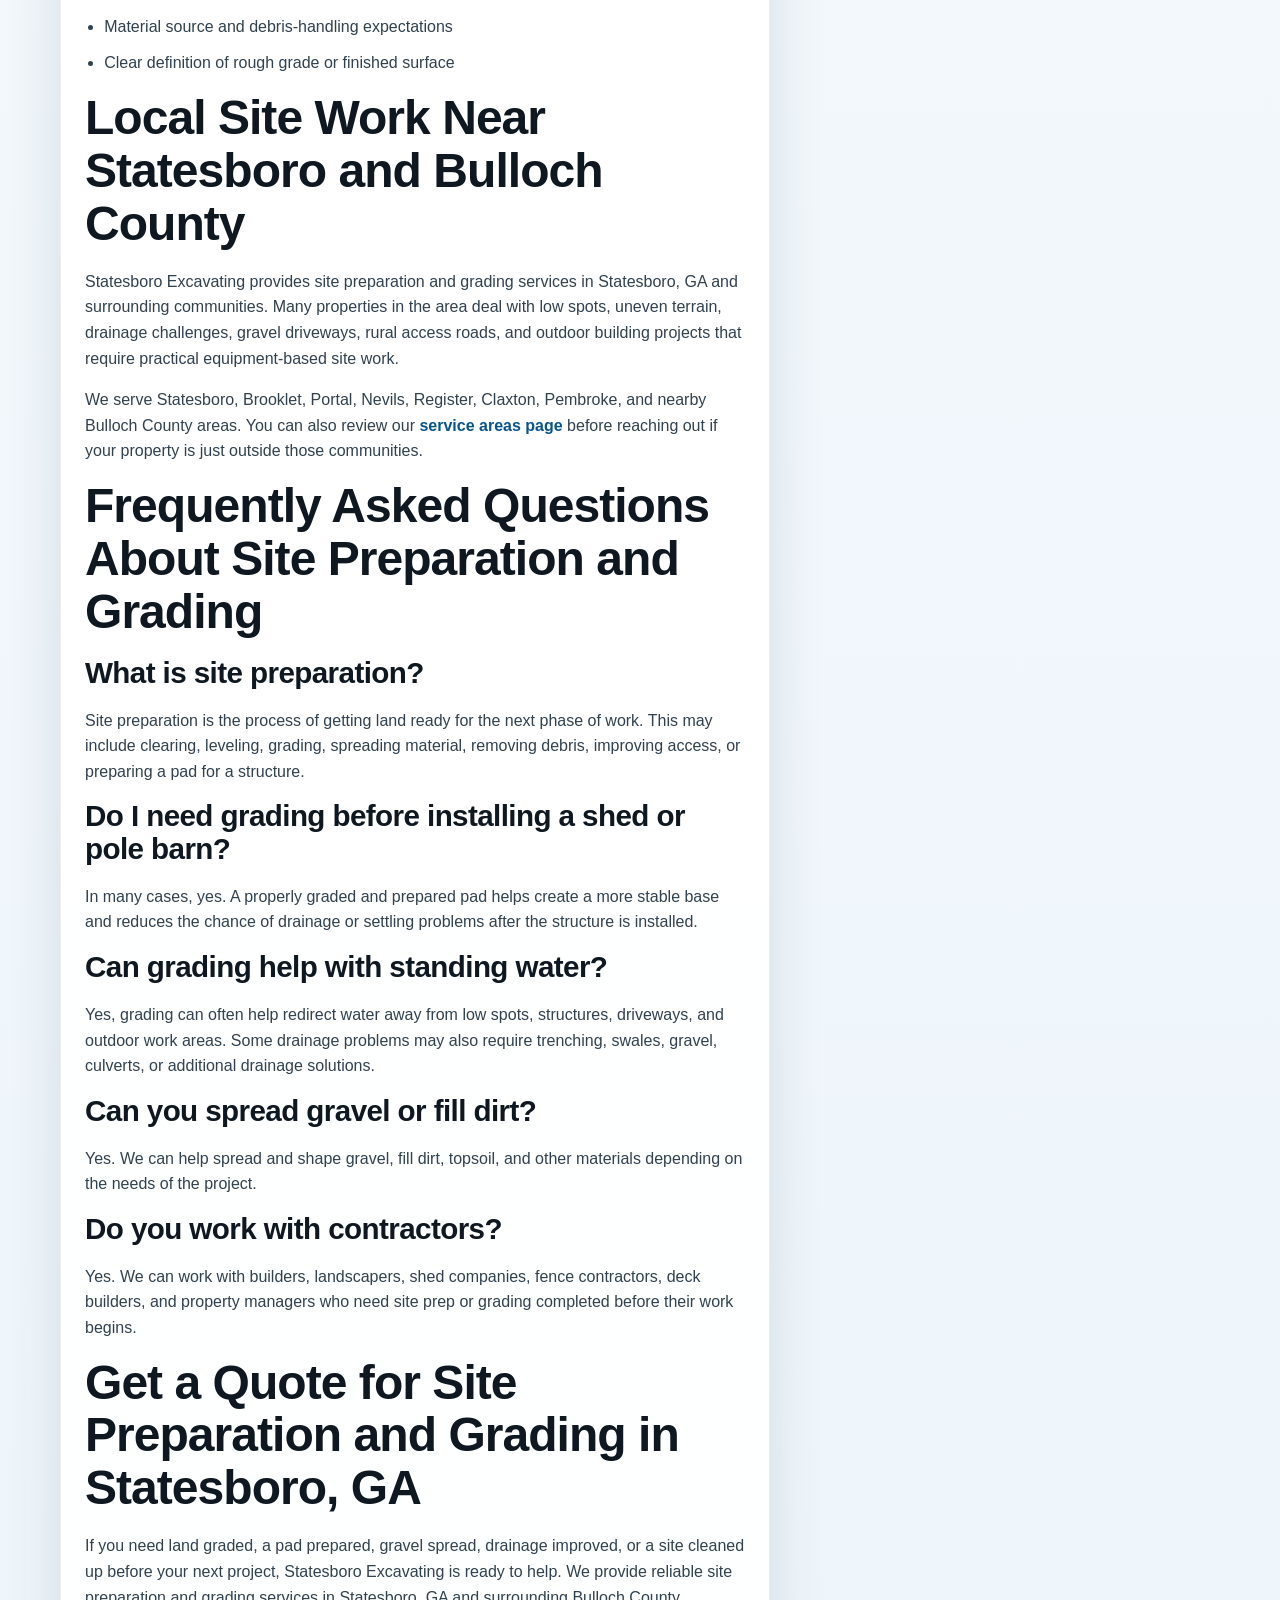
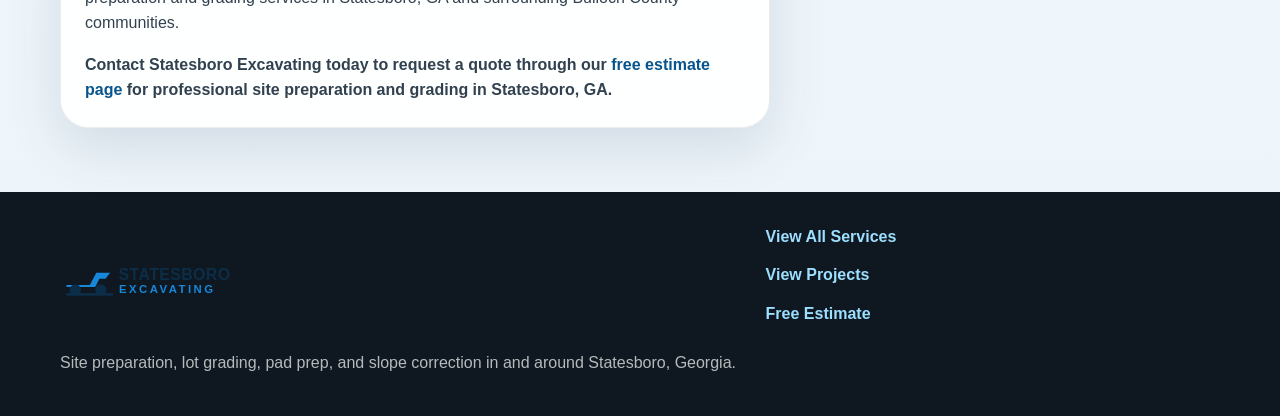
<file: services/site-preparation-grading/index.html>
<!DOCTYPE html>
<html lang="en">
  <head>
    <meta charset="UTF-8" />
    <meta name="viewport" content="width=device-width, initial-scale=1.0" />
    <title>Building Pad &amp; Site Grading in Statesboro, GA</title>
    <meta
      name="description"
      content="Site preparation, lot grading, pad prep, and slope correction in Statesboro, Georgia."
    />
    <link rel="stylesheet" href="/styles.css" />
    <!-- Google Tag Manager -->
    <script>
      (function(w,d,s,l,i){w[l]=w[l]||[];w[l].push({"gtm.start":
      new Date().getTime(),event:"gtm.js"});var f=d.getElementsByTagName(s)[0],
      j=d.createElement(s),dl=l!="dataLayer"?"&l="+l:"";j.async=true;j.src=
      "https://www.googletagmanager.com/gtm.js?id="+i+dl;f.parentNode.insertBefore(j,f);
      })(window,document,"script","dataLayer","GTM-N9HZVCSL");
    </script>
    <!-- End Google Tag Manager -->
    <script src="https://challenges.cloudflare.com/turnstile/v0/api.js" async defer></script>
  </head>
  <body>
    <!-- Google Tag Manager (noscript) -->
    <noscript><iframe src="https://www.googletagmanager.com/ns.html?id=GTM-N9HZVCSL"
    height="0" width="0" style="display:none;visibility:hidden"></iframe></noscript>
    <!-- End Google Tag Manager (noscript) -->
    <header class="site-header">
      <div class="container header-shell">
        <a class="brand" href="/" aria-label="Statesboro Excavating home">
          <img class="brand-logo" src="/Images/statesboro-excavating-logo.svg?v=2" alt="Statesboro Excavating logo" />
        </a>
        <button class="nav-toggle" type="button" aria-label="Open navigation menu" aria-expanded="false" aria-controls="primary-nav">
          <span class="nav-toggle-bar"></span>
          <span class="nav-toggle-bar"></span>
          <span class="nav-toggle-bar"></span>
        </button>
        <nav class="site-nav" id="primary-nav" aria-label="Primary">
          <div class="nav-group">
            <button class="nav-parent-row" type="button" aria-expanded="false" aria-label="Toggle service links">
              <span class="nav-parent">Services</span>
              <span class="nav-group-toggle" aria-hidden="true">
                <span class="nav-group-toggle-bar"></span>
                <span class="nav-group-toggle-bar"></span>
              </span>
            </button>
            <div class="nav-children">
              <a href="/services/land-clearing/">Land Clearing</a>
              <a href="/services/forestry-mulching/">Forestry Mulching</a>
              <a href="/services/site-preparation-grading/">Site Prep &amp; Grading</a>
              <a href="/services/drainage-trenching/">Drainage &amp; Trenching</a>
              <a href="/services/driveway-grading-gravel/">Driveway Grading &amp; Gravel</a>
              <a href="/services/stump-grinding-removal/">Stump Grinding &amp; Removal</a>
              <a href="/services/post-hole-digging/">Post Hole Digging</a>
            </div>
          </div>
          <a href="/projects/">Projects</a>
          <a href="/service-areas/">Service Areas</a>
          <a href="/about/">About</a>
          <a href="/contact/">Free Estimate</a>
        </nav>
        <a class="button button-solid header-call" href="tel:+15555555555">555-555-5555</a>
      </div>
    </header>

    <main class="page-main">
      <section class="page-section" data-sticky-cta-trigger>
        <div class="container page-grid">
          <article class="content-card service-page">
            <h1>Building Pad and Site Grading in Statesboro, GA</h1>

            <h2>Prepare the Ground for a House, Shop, Barn, Shed, or Drive</h2>

            <p>
              Site preparation connects the plan on paper to the conditions on the ground. Statesboro Excavating clears working space, shapes access, spreads material, and grades small building areas for homeowners, landowners, and contractors across Statesboro and Bulloch County.
            </p>

            <p>
              We commonly help prepare sites for shops, pole barns, sheds, gravel parking, private drives, and other property improvements. The required finish depends on the structure and the next contractor, so elevations, dimensions, base specifications, and drainage expectations should be established before earthwork begins.
            </p>

            <h2>What Site Preparation Can Include</h2>

            <p>
              A site may need <a class="text-link" href="/services/land-clearing/">selective clearing</a>, stump removal, rough grading, imported material, or an equipment route before pad work can start. Other projects already have open ground and only need high spots cut, low areas filled, material spread, and the surrounding grade tied in.
            </p>

            <p>
              We scope those steps around the intended use instead of treating every flat area as the same product. A gravel shed base, construction access lane, and rough-graded homesite each call for a different footprint and finish.
            </p>

            <h2>Statesboro Site-Work Services</h2>

            <p>
              Depending on access, plans, and site conditions, a project may include:
            </p>

            <ul>
              <li>Rough grading for house, shop, and barn sites</li>
              <li>Shed, equipment, and gravel parking pads</li>
              <li>Construction entrance and equipment access preparation</li>
              <li>Fill, topsoil, and aggregate spreading</li>
              <li>Cutting high areas and filling suitable low areas</li>
              <li>Yard regrading and transitions around improvements</li>
              <li>Drainage slope and shallow swale shaping</li>
              <li>Clearing and stump coordination before grading</li>
            </ul>

            <h2>Grade for the Structure and the Water</h2>

            <p>
              A level pad still needs a plan for water around its perimeter. We look at how the new work meets the existing yard or acreage so runoff is not trapped against the pad or sent onto a driveway. Where slope alone cannot provide a practical path, the scope may connect to <a class="text-link" href="/services/drainage-trenching/">drainage and trenching</a>.
            </p>

            <p>
              Final elevations and structural base requirements should come from the builder, installer, or project plans. Our role is to complete the agreed equipment work to those supplied requirements—not to replace engineering, surveying, or foundation design.
            </p>

            <h2>Pad Preparation Starts With Clear Specifications</h2>

            <p>
              Before scheduling a pad, confirm the outside dimensions, finished height, material type, required depth, and whether the installer needs extra working room. Those decisions affect material quantity and how the pad transitions into surrounding ground.
            </p>

            <p>
              If the location is wooded or reached by a weak lane, clearing and access may be the first phase. Coordinating early keeps delivery trucks and installers from arriving before the site can support their work.
            </p>

            <h2>Construction Access and Gravel Work</h2>

            <p>
              New work often depends on reliable access for material deliveries and contractor vehicles. We can shape and spread gravel for an agreed entrance, lane, or work area, subject to soil conditions and project specifications.
            </p>

            <p>
              Existing lanes with potholes or washouts need a repair-focused scope. See our <a class="text-link" href="/services/driveway-grading-gravel/">Statesboro driveway grading service</a> for that work.
            </p>

            <h2>Rough Grade Versus Finish Grade</h2>

            <p>
              Rough grading establishes the broad shape for construction or future work. A finer landscape-ready finish can require additional material preparation, cleanup, and tolerances. Define which result you need so the estimate reflects the correct phase.
            </p>

            <p>
              Seeding, sod, landscaping, compaction testing, and engineered certification are separate unless specifically included. We will clarify the stopping point before work begins.
            </p>

            <h2>Before Equipment Arrives</h2>

            <p>
              Mark property limits and items to protect, arrange utility locating, confirm septic or well areas, and provide the latest site plan. Building, wastewater, and land-disturbance approvals may apply depending on the address and scope; the owner or general contractor should verify them with the appropriate local authority.
            </p>

            <ul>
              <li>Approved or agreed location and dimensions</li>
              <li>Finished elevation and base requirements</li>
              <li>Known utilities, septic components, wells, and easements</li>
              <li>Delivery route and equipment access</li>
              <li>Material source and debris-handling expectations</li>
              <li>Clear definition of rough grade or finished surface</li>
            </ul>

            <h2>Local Site Work Near Statesboro and Bulloch County</h2>

            <p>
              Statesboro Excavating provides site preparation and grading services in Statesboro, GA and surrounding communities. Many properties in the area deal with low spots, uneven terrain, drainage challenges, gravel driveways, rural access roads, and outdoor building projects that require practical equipment-based site work.
            </p>

            <p>
              We serve Statesboro, Brooklet, Portal, Nevils, Register, Claxton, Pembroke, and nearby Bulloch County areas. You can also review our <a class="text-link" href="/service-areas/">service areas page</a> before reaching out if your property is just outside those communities.
            </p>

            <h2>Frequently Asked Questions About Site Preparation and Grading</h2>

            <h3>What is site preparation?</h3>
            <p>
              Site preparation is the process of getting land ready for the next phase of work. This may include clearing, leveling, grading, spreading material, removing debris, improving access, or preparing a pad for a structure.
            </p>

            <h3>Do I need grading before installing a shed or pole barn?</h3>
            <p>
              In many cases, yes. A properly graded and prepared pad helps create a more stable base and reduces the chance of drainage or settling problems after the structure is installed.
            </p>

            <h3>Can grading help with standing water?</h3>
            <p>
              Yes, grading can often help redirect water away from low spots, structures, driveways, and outdoor work areas. Some drainage problems may also require trenching, swales, gravel, culverts, or additional drainage solutions.
            </p>

            <h3>Can you spread gravel or fill dirt?</h3>
            <p>
              Yes. We can help spread and shape gravel, fill dirt, topsoil, and other materials depending on the needs of the project.
            </p>

            <h3>Do you work with contractors?</h3>
            <p>
              Yes. We can work with builders, landscapers, shed companies, fence contractors, deck builders, and property managers who need site prep or grading completed before their work begins.
            </p>

            <h2>Get a Quote for Site Preparation and Grading in Statesboro, GA</h2>

            <p>
              If you need land graded, a pad prepared, gravel spread, drainage improved, or a site cleaned up before your next project, Statesboro Excavating is ready to help. We provide reliable site preparation and grading services in Statesboro, GA and surrounding Bulloch County communities.
            </p>

            <p>
              <strong>Contact Statesboro Excavating today to request a quote through our <a class="text-link" href="/contact/">free estimate page</a> for professional site preparation and grading in Statesboro, GA.</strong>
            </p>
          </article>

          <aside class="sidebar-card contact-form-card" id="request-free-estimate">
            <h3>Request a Free Estimate</h3>
            <p>
              Tell us about your grading or site prep project and we will follow
              up with the next step.
            </p>

            <form class="page-form js-estimate-form" method="post">
              <label for="siteprep-name">Name</label>
              <input id="siteprep-name" name="name" type="text" required />

              <label for="siteprep-address">Address</label>
              <input id="siteprep-address" name="address" type="text" required />

              <label for="siteprep-phone">Phone</label>
              <input id="siteprep-phone" name="phone" type="tel" required />

              <label for="siteprep-email">Email</label>
              <input id="siteprep-email" name="email" type="email" required />

              <input name="service_type" type="hidden" value="Site Preparation and Grading" />

              <label for="siteprep-message">Message</label>
              <textarea id="siteprep-message" name="message" rows="6" required></textarea>

              <div class="cf-turnstile" data-sitekey="0x4AAAAAADDvuC47Ls71hVOy" data-theme="light" data-action="contact"></div>

              <button class="button button-solid" type="submit">Request Free Estimate</button>
              <p class="form-status" role="status" aria-live="polite"></p>
            </form>
          </aside>
        </div>
      </section>
    </main>

    <footer class="site-footer">
      <div class="container footer-grid">
        <div>
          <a class="brand footer-brand" href="/">
            <img class="brand-logo" src="/Images/statesboro-excavating-logo.svg" alt="Statesboro Excavating logo" />
          </a>
          <p class="footer-seo">
            Site preparation, lot grading, pad prep, and slope correction in and
            around Statesboro, Georgia.
          </p>
        </div>
        <div class="footer-links">
          <a href="/services/">View All Services</a>
          <a href="/projects/">View Projects</a>
          <a href="/contact/">Free Estimate</a>
        </div>
      </div>
    </footer>

    <div class="sticky-cta" aria-label="Mobile quick actions">
      <a class="button button-solid mobile-phone-button" href="tel:+15555555555">Call Now</a>
      <a class="button button-outline" href="#request-free-estimate">Get Estimate</a>
    </div>

    <script src="/script.js?v=20260624"></script>
  </body>
</html>
</file>
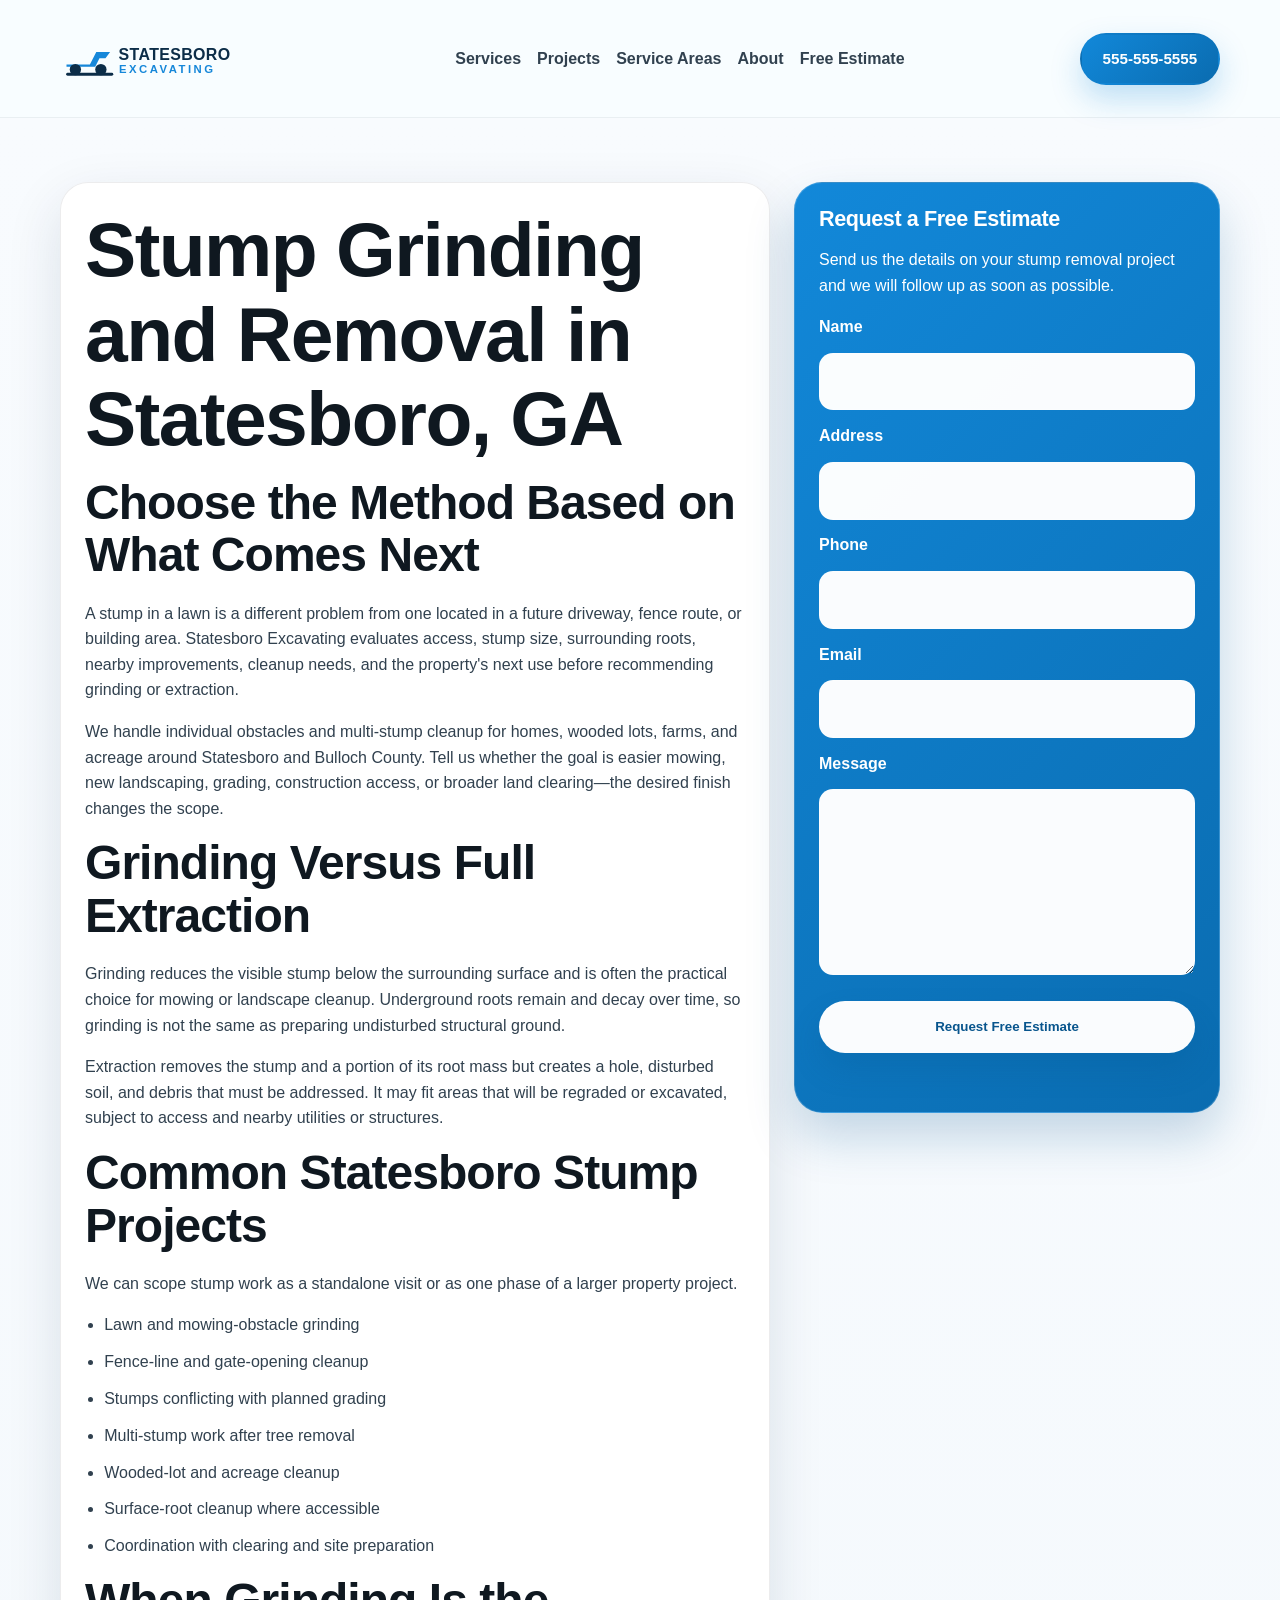
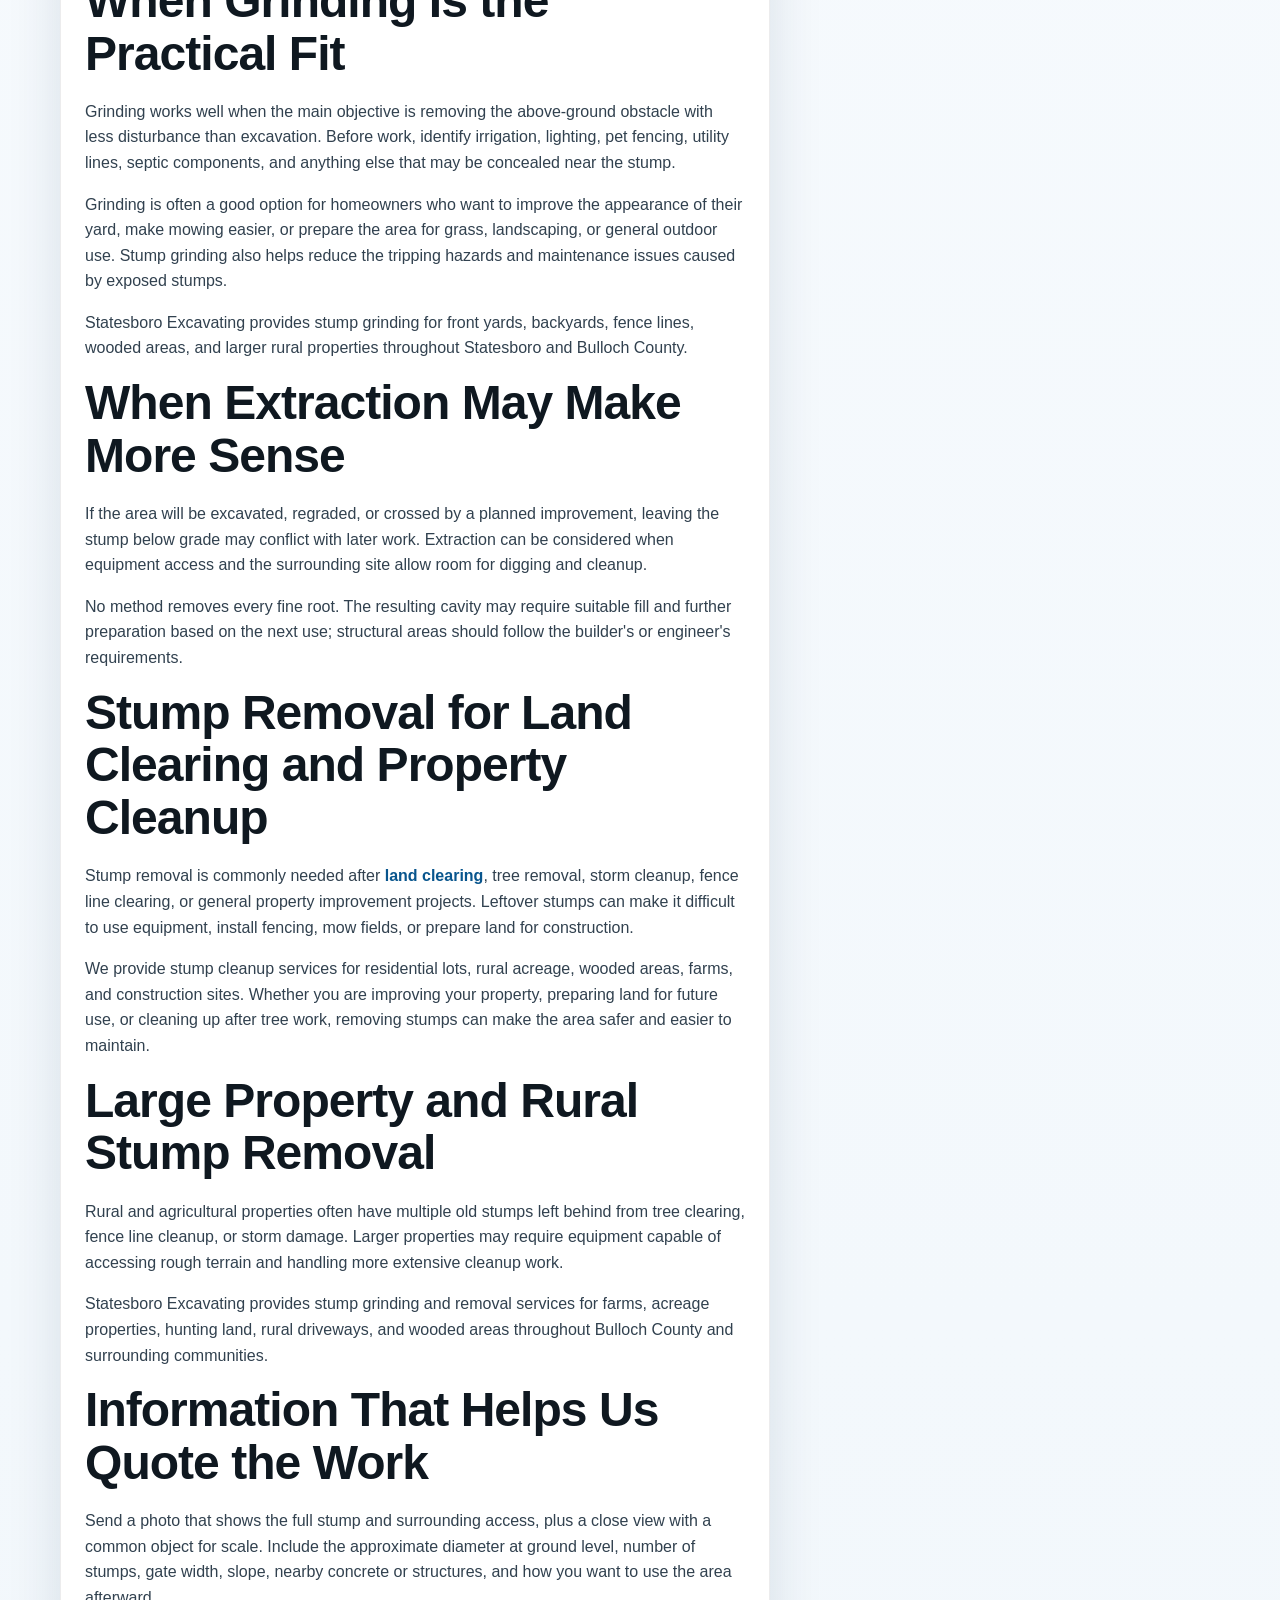
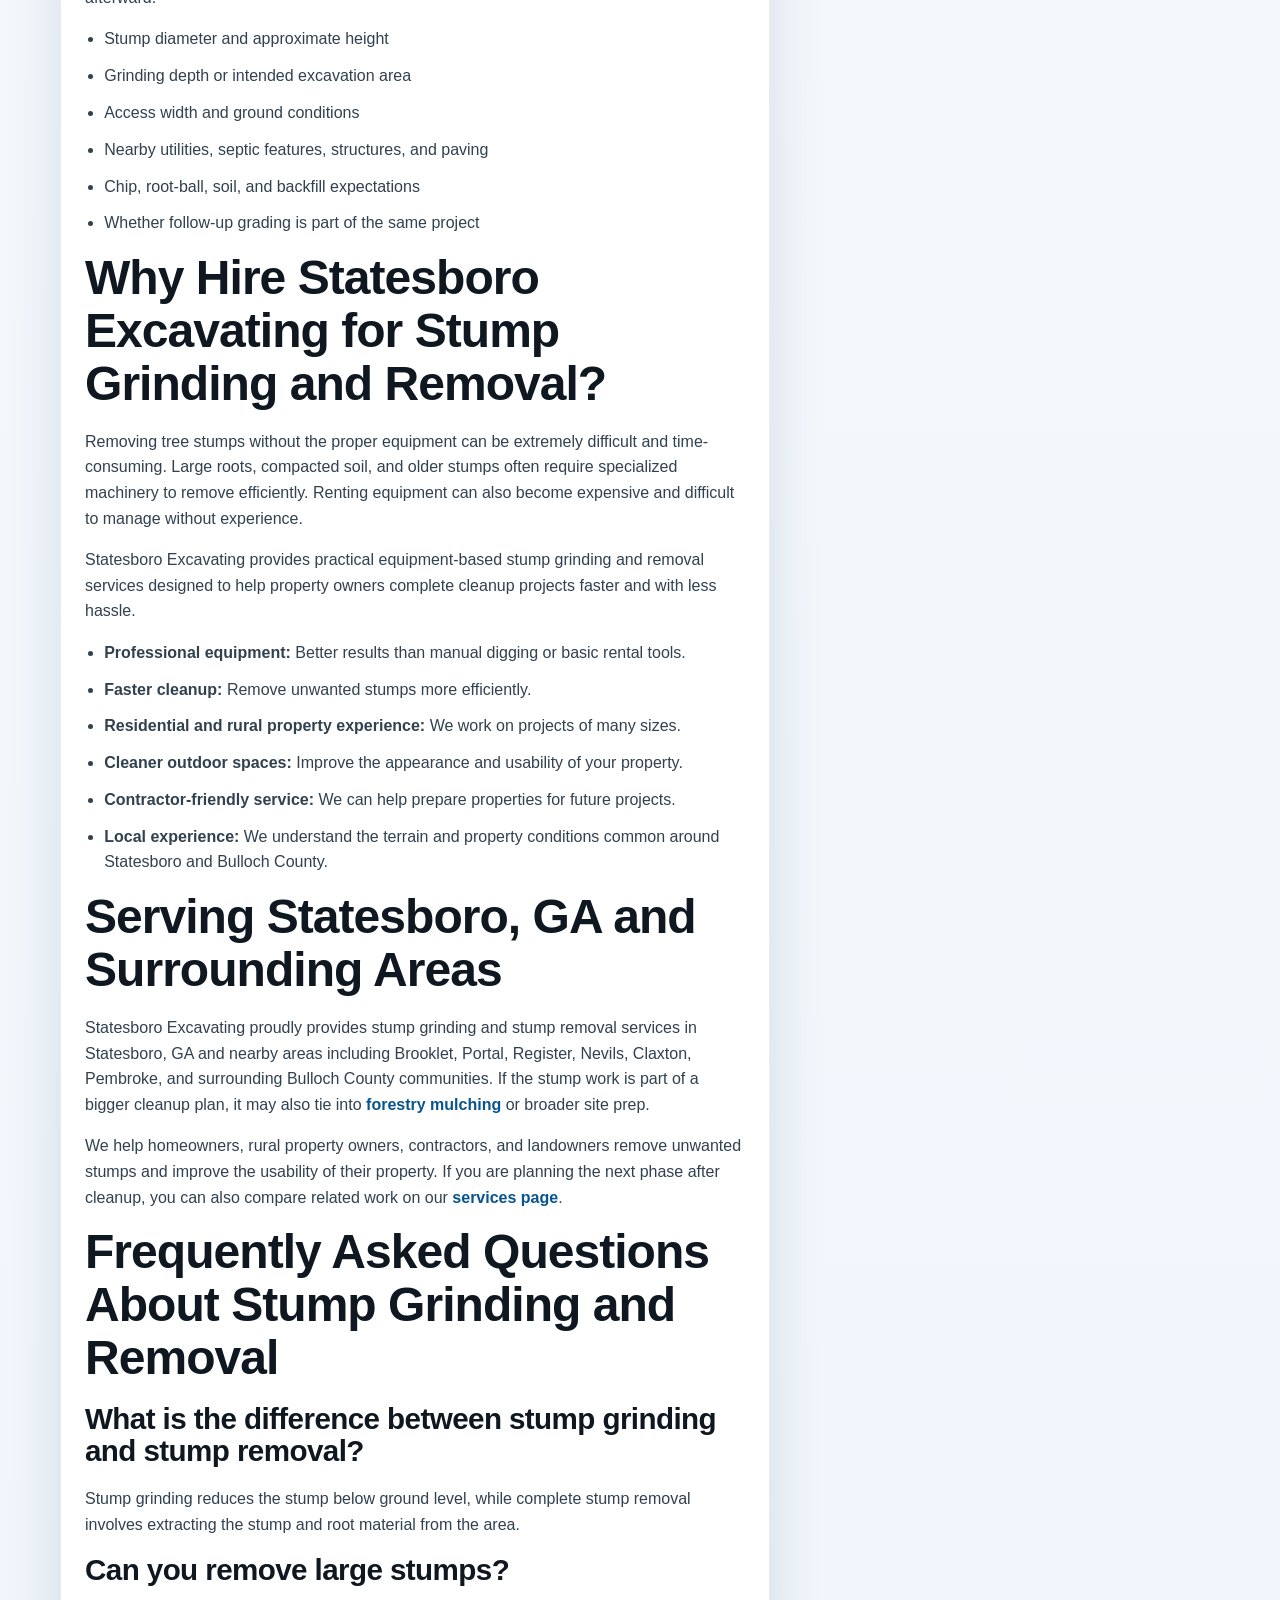
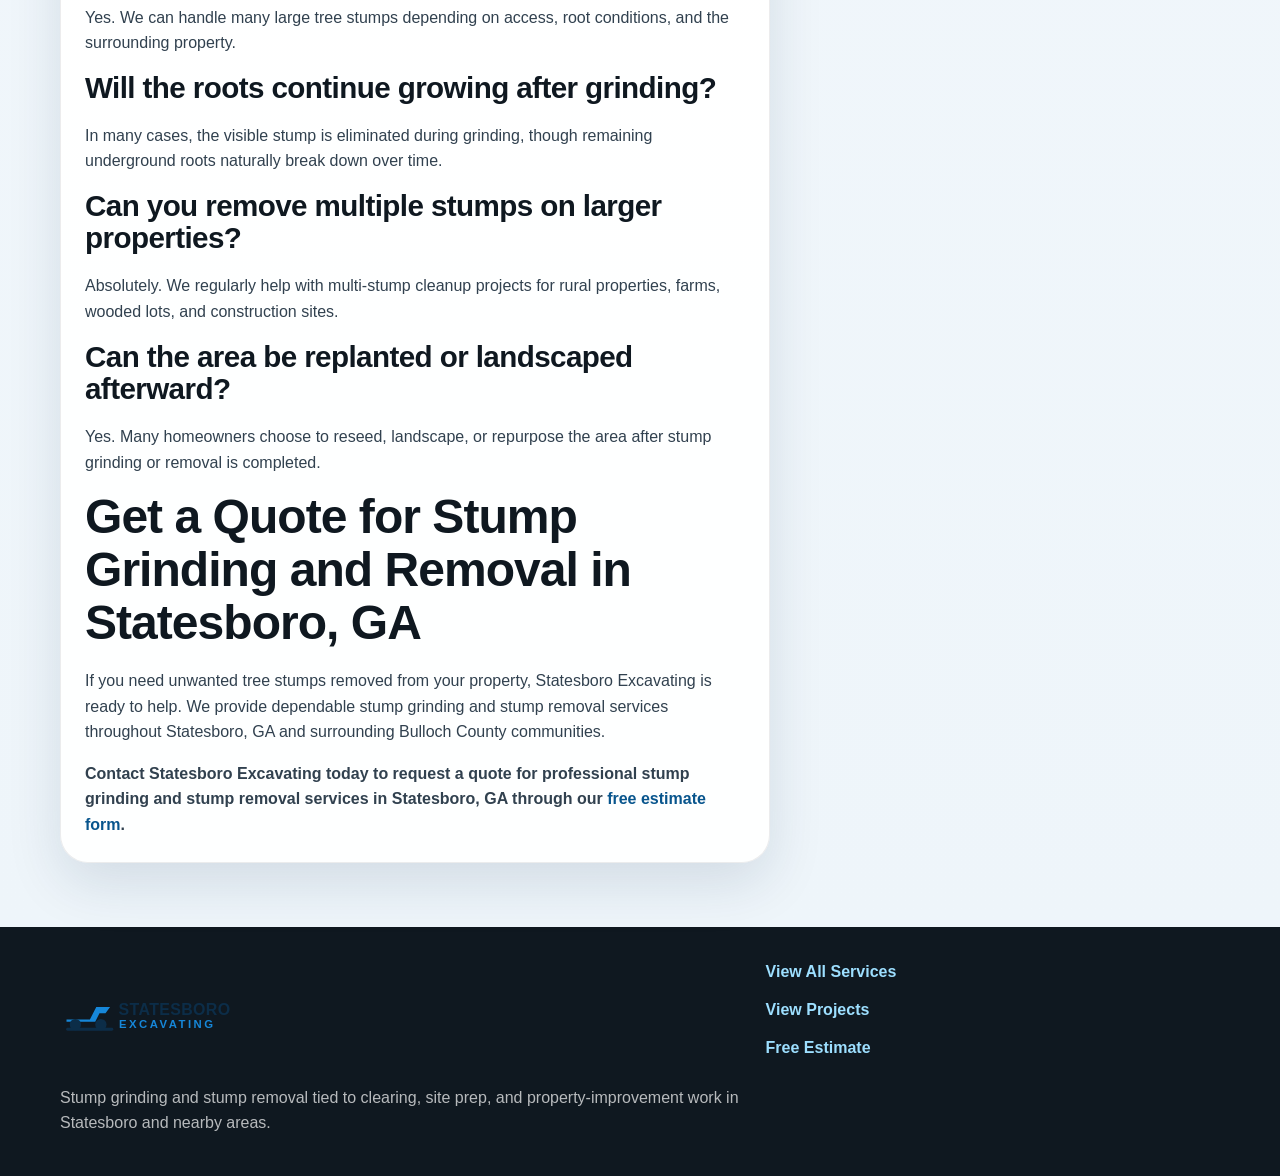
<file: services/stump-grinding-removal/index.html>
<!DOCTYPE html>
<html lang="en">
  <head>
    <meta charset="UTF-8" />
    <meta name="viewport" content="width=device-width, initial-scale=1.0" />
    <title>Stump Grinding &amp; Removal in Statesboro, GA</title>
    <meta
      name="description"
      content="Stump grinding and stump removal for land clearing, property cleanup, and site preparation jobs."
    />
    <link rel="stylesheet" href="/styles.css" />
    <!-- Google Tag Manager -->
    <script>
      (function(w,d,s,l,i){w[l]=w[l]||[];w[l].push({"gtm.start":
      new Date().getTime(),event:"gtm.js"});var f=d.getElementsByTagName(s)[0],
      j=d.createElement(s),dl=l!="dataLayer"?"&l="+l:"";j.async=true;j.src=
      "https://www.googletagmanager.com/gtm.js?id="+i+dl;f.parentNode.insertBefore(j,f);
      })(window,document,"script","dataLayer","GTM-N9HZVCSL");
    </script>
    <!-- End Google Tag Manager -->
    <script src="https://challenges.cloudflare.com/turnstile/v0/api.js" async defer></script>
  </head>
  <body>
    <!-- Google Tag Manager (noscript) -->
    <noscript><iframe src="https://www.googletagmanager.com/ns.html?id=GTM-N9HZVCSL"
    height="0" width="0" style="display:none;visibility:hidden"></iframe></noscript>
    <!-- End Google Tag Manager (noscript) -->
    <header class="site-header">
      <div class="container header-shell">
        <a class="brand" href="/" aria-label="Statesboro Excavating home">
          <img class="brand-logo" src="/Images/statesboro-excavating-logo.svg?v=2" alt="Statesboro Excavating logo" />
        </a>
        <button class="nav-toggle" type="button" aria-label="Open navigation menu" aria-expanded="false" aria-controls="primary-nav">
          <span class="nav-toggle-bar"></span>
          <span class="nav-toggle-bar"></span>
          <span class="nav-toggle-bar"></span>
        </button>
        <nav class="site-nav" id="primary-nav" aria-label="Primary">
          <div class="nav-group">
            <button class="nav-parent-row" type="button" aria-expanded="false" aria-label="Toggle service links">
              <span class="nav-parent">Services</span>
              <span class="nav-group-toggle" aria-hidden="true">
                <span class="nav-group-toggle-bar"></span>
                <span class="nav-group-toggle-bar"></span>
              </span>
            </button>
            <div class="nav-children">
              <a href="/services/land-clearing/">Land Clearing</a>
              <a href="/services/forestry-mulching/">Forestry Mulching</a>
              <a href="/services/site-preparation-grading/">Site Prep &amp; Grading</a>
              <a href="/services/drainage-trenching/">Drainage &amp; Trenching</a>
              <a href="/services/driveway-grading-gravel/">Driveway Grading &amp; Gravel</a>
              <a href="/services/stump-grinding-removal/">Stump Grinding &amp; Removal</a>
              <a href="/services/post-hole-digging/">Post Hole Digging</a>
            </div>
          </div>
          <a href="/projects/">Projects</a>
          <a href="/service-areas/">Service Areas</a>
          <a href="/about/">About</a>
          <a href="/contact/">Free Estimate</a>
        </nav>
        <a class="button button-solid header-call" href="tel:+15555555555">555-555-5555</a>
      </div>
    </header>

    <main class="page-main">
      <section class="page-section" data-sticky-cta-trigger>
        <div class="container page-grid">
          <article class="content-card service-page">
            <h1>Stump Grinding and Removal in Statesboro, GA</h1>

            <h2>Choose the Method Based on What Comes Next</h2>

            <p>
              A stump in a lawn is a different problem from one located in a future driveway, fence route, or building area. Statesboro Excavating evaluates access, stump size, surrounding roots, nearby improvements, cleanup needs, and the property's next use before recommending grinding or extraction.
            </p>

            <p>
              We handle individual obstacles and multi-stump cleanup for homes, wooded lots, farms, and acreage around Statesboro and Bulloch County. Tell us whether the goal is easier mowing, new landscaping, grading, construction access, or broader land clearing—the desired finish changes the scope.
            </p>

            <h2>Grinding Versus Full Extraction</h2>

            <p>
              Grinding reduces the visible stump below the surrounding surface and is often the practical choice for mowing or landscape cleanup. Underground roots remain and decay over time, so grinding is not the same as preparing undisturbed structural ground.
            </p>

            <p>
              Extraction removes the stump and a portion of its root mass but creates a hole, disturbed soil, and debris that must be addressed. It may fit areas that will be regraded or excavated, subject to access and nearby utilities or structures.
            </p>

            <h2>Common Statesboro Stump Projects</h2>

            <p>
              We can scope stump work as a standalone visit or as one phase of a larger property project.
            </p>

            <ul>
              <li>Lawn and mowing-obstacle grinding</li>
              <li>Fence-line and gate-opening cleanup</li>
              <li>Stumps conflicting with planned grading</li>
              <li>Multi-stump work after tree removal</li>
              <li>Wooded-lot and acreage cleanup</li>
              <li>Surface-root cleanup where accessible</li>
              <li>Coordination with clearing and site preparation</li>
            </ul>

            <h2>When Grinding Is the Practical Fit</h2>

            <p>
              Grinding works well when the main objective is removing the above-ground obstacle with less disturbance than excavation. Before work, identify irrigation, lighting, pet fencing, utility lines, septic components, and anything else that may be concealed near the stump.
            </p>

            <p>
              Grinding is often a good option for homeowners who want to improve the appearance of their yard, make mowing easier, or prepare the area for grass, landscaping, or general outdoor use. Stump grinding also helps reduce the tripping hazards and maintenance issues caused by exposed stumps.
            </p>

            <p>
              Statesboro Excavating provides stump grinding for front yards, backyards, fence lines, wooded areas, and larger rural properties throughout Statesboro and Bulloch County.
            </p>

            <h2>When Extraction May Make More Sense</h2>

            <p>
              If the area will be excavated, regraded, or crossed by a planned improvement, leaving the stump below grade may conflict with later work. Extraction can be considered when equipment access and the surrounding site allow room for digging and cleanup.
            </p>

            <p>
              No method removes every fine root. The resulting cavity may require suitable fill and further preparation based on the next use; structural areas should follow the builder's or engineer's requirements.
            </p>

            <h2>Stump Removal for Land Clearing and Property Cleanup</h2>

  <p>
    Stump removal is commonly needed after <a class="text-link" href="/services/land-clearing/">land clearing</a>, tree removal, storm cleanup, fence line clearing, or general property improvement projects. Leftover stumps can make it difficult to use equipment, install fencing, mow fields, or prepare land for construction.
  </p>

            <p>
              We provide stump cleanup services for residential lots, rural acreage, wooded areas, farms, and construction sites. Whether you are improving your property, preparing land for future use, or cleaning up after tree work, removing stumps can make the area safer and easier to maintain.
            </p>

            <h2>Large Property and Rural Stump Removal</h2>

            <p>
              Rural and agricultural properties often have multiple old stumps left behind from tree clearing, fence line cleanup, or storm damage. Larger properties may require equipment capable of accessing rough terrain and handling more extensive cleanup work.
            </p>

            <p>
              Statesboro Excavating provides stump grinding and removal services for farms, acreage properties, hunting land, rural driveways, and wooded areas throughout Bulloch County and surrounding communities.
            </p>

            <h2>Information That Helps Us Quote the Work</h2>

            <p>
              Send a photo that shows the full stump and surrounding access, plus a close view with a common object for scale. Include the approximate diameter at ground level, number of stumps, gate width, slope, nearby concrete or structures, and how you want to use the area afterward.
            </p>

            <ul>
              <li>Stump diameter and approximate height</li>
              <li>Grinding depth or intended excavation area</li>
              <li>Access width and ground conditions</li>
              <li>Nearby utilities, septic features, structures, and paving</li>
              <li>Chip, root-ball, soil, and backfill expectations</li>
              <li>Whether follow-up grading is part of the same project</li>
            </ul>

            <h2>Why Hire Statesboro Excavating for Stump Grinding and Removal?</h2>

            <p>
              Removing tree stumps without the proper equipment can be extremely difficult and time-consuming. Large roots, compacted soil, and older stumps often require specialized machinery to remove efficiently. Renting equipment can also become expensive and difficult to manage without experience.
            </p>

            <p>
              Statesboro Excavating provides practical equipment-based stump grinding and removal services designed to help property owners complete cleanup projects faster and with less hassle.
            </p>

            <ul>
              <li><strong>Professional equipment:</strong> Better results than manual digging or basic rental tools.</li>
              <li><strong>Faster cleanup:</strong> Remove unwanted stumps more efficiently.</li>
              <li><strong>Residential and rural property experience:</strong> We work on projects of many sizes.</li>
              <li><strong>Cleaner outdoor spaces:</strong> Improve the appearance and usability of your property.</li>
              <li><strong>Contractor-friendly service:</strong> We can help prepare properties for future projects.</li>
              <li><strong>Local experience:</strong> We understand the terrain and property conditions common around Statesboro and Bulloch County.</li>
            </ul>

            <h2>Serving Statesboro, GA and Surrounding Areas</h2>

  <p>
    Statesboro Excavating proudly provides stump grinding and stump removal services in Statesboro, GA and nearby areas including Brooklet, Portal, Register, Nevils, Claxton, Pembroke, and surrounding Bulloch County communities. If the stump work is part of a bigger cleanup plan, it may also tie into <a class="text-link" href="/services/forestry-mulching/">forestry mulching</a> or broader site prep.
  </p>

            <p>
              We help homeowners, rural property owners, contractors, and landowners remove unwanted stumps and improve the usability of their property. If you are planning the next phase after cleanup, you can also compare related work on our <a class="text-link" href="/services/">services page</a>.
            </p>

            <h2>Frequently Asked Questions About Stump Grinding and Removal</h2>

            <h3>What is the difference between stump grinding and stump removal?</h3>
            <p>
              Stump grinding reduces the stump below ground level, while complete stump removal involves extracting the stump and root material from the area.
            </p>

            <h3>Can you remove large stumps?</h3>
            <p>
              Yes. We can handle many large tree stumps depending on access, root conditions, and the surrounding property.
            </p>

            <h3>Will the roots continue growing after grinding?</h3>
            <p>
              In many cases, the visible stump is eliminated during grinding, though remaining underground roots naturally break down over time.
            </p>

            <h3>Can you remove multiple stumps on larger properties?</h3>
            <p>
              Absolutely. We regularly help with multi-stump cleanup projects for rural properties, farms, wooded lots, and construction sites.
            </p>

            <h3>Can the area be replanted or landscaped afterward?</h3>
            <p>
              Yes. Many homeowners choose to reseed, landscape, or repurpose the area after stump grinding or removal is completed.
            </p>

            <h2>Get a Quote for Stump Grinding and Removal in Statesboro, GA</h2>

            <p>
              If you need unwanted tree stumps removed from your property, Statesboro Excavating is ready to help. We provide dependable stump grinding and stump removal services throughout Statesboro, GA and surrounding Bulloch County communities.
            </p>

            <p>
              <strong>Contact Statesboro Excavating today to request a quote for professional stump grinding and stump removal services in Statesboro, GA through our <a class="text-link" href="/contact/">free estimate form</a>.</strong>
            </p>
          </article>

          <aside class="sidebar-card contact-form-card" id="request-free-estimate">
            <h3>Request a Free Estimate</h3>
            <p>
              Send us the details on your stump removal project and we will
              follow up as soon as possible.
            </p>

            <form class="page-form js-estimate-form" method="post">
              <label for="stump-name">Name</label>
              <input id="stump-name" name="name" type="text" required />

              <label for="stump-address">Address</label>
              <input id="stump-address" name="address" type="text" required />

              <label for="stump-phone">Phone</label>
              <input id="stump-phone" name="phone" type="tel" required />

              <label for="stump-email">Email</label>
              <input id="stump-email" name="email" type="email" required />

              <input name="service_type" type="hidden" value="Stump Grinding and Removal" />

              <label for="stump-message">Message</label>
              <textarea id="stump-message" name="message" rows="6" required></textarea>

              <div class="cf-turnstile" data-sitekey="0x4AAAAAADDvuC47Ls71hVOy" data-theme="light" data-action="contact"></div>

              <button class="button button-solid" type="submit">Request Free Estimate</button>
              <p class="form-status" role="status" aria-live="polite"></p>
            </form>
          </aside>
        </div>
      </section>
    </main>

    <footer class="site-footer">
      <div class="container footer-grid">
        <div>
          <a class="brand footer-brand" href="/">
            <img class="brand-logo" src="/Images/statesboro-excavating-logo.svg" alt="Statesboro Excavating logo" />
          </a>
          <p class="footer-seo">
            Stump grinding and stump removal tied to clearing, site prep, and
            property-improvement work in Statesboro and nearby areas.
          </p>
        </div>
        <div class="footer-links">
          <a href="/services/">View All Services</a>
          <a href="/projects/">View Projects</a>
          <a href="/contact/">Free Estimate</a>
        </div>
      </div>
    </footer>

    <div class="sticky-cta" aria-label="Mobile quick actions">
      <a class="button button-solid mobile-phone-button" href="tel:+15555555555">Call Now</a>
      <a class="button button-outline" href="#request-free-estimate">Get Estimate</a>
    </div>

    <script src="/script.js?v=20260624"></script>
  </body>
</html>
</file>
<file: styles.css>
:root {
  --sky-50: #f4fbff;
  --sky-100: #dff3ff;
  --sky-300: #72c8f2;
  --brand-blue: #1288d9;
  --brand-blue-dark: #08558d;
  --brand-green: #62bc4d;
  --brand-green-dark: #378f2d;
  --ink-900: #0f1820;
  --ink-700: #31414f;
  --ink-500: #5f7482;
  --line: rgba(15, 24, 32, 0.12);
  --white: #ffffff;
  --shadow: 0 20px 55px rgba(9, 45, 72, 0.12);
  --radius-lg: 28px;
  --radius-md: 20px;
  --radius-sm: 14px;
  --container: 1160px;
}

*,
*::before,
*::after {
  box-sizing: border-box;
}

html {
  scroll-behavior: smooth;
}

body {
  margin: 0;
  font-family: "Avenir Next", "Segoe UI", sans-serif;
  color: var(--ink-900);
  background: #ffffff;
  line-height: 1.6;
}

img {
  display: block;
  width: 100%;
  height: auto;
}

a {
  color: inherit;
  text-decoration: none;
}

p,
ul {
  margin: 0;
}

ul {
  padding-left: 1.15rem;
}

h1,
h2,
h3,
h4 {
  margin: 0;
  font-family: "Trebuchet MS", "Avenir Next Condensed", "Arial Narrow", sans-serif;
  line-height: 1.1;
  letter-spacing: -0.02em;
}

h1 {
  font-size: clamp(2.3rem, 8vw, 4.8rem);
}

h2 {
  font-size: clamp(1.85rem, 5vw, 3rem);
}

h3 {
  font-size: clamp(1.35rem, 4vw, 1.85rem);
}

h4 {
  font-size: 1.05rem;
}

.container {
  width: min(calc(100% - 2rem), var(--container));
  margin: 0 auto;
}

.section {
  padding: 4.5rem 0;
}

.section-light {
  background: #f5f8fc;
}

.section-accent {
  background: #eef4fb;
}

.section-contrast {
  background:
    linear-gradient(140deg, rgba(8, 85, 141, 0.96), rgba(15, 24, 32, 0.96)),
    #0b1822;
  color: var(--white);
}

.section-process {
  position: relative;
  overflow: hidden;
  isolation: isolate;
  background: url("Images/statesboro-excavation-site.jpg") center/cover;
}

.section-process::before {
  content: "";
  position: absolute;
  inset: 0;
  z-index: -1;
  background: linear-gradient(
    180deg,
    rgba(255, 255, 255, 0.74),
    rgba(255, 255, 255, 0.8)
  );
}

.section-process > .container {
  position: relative;
  z-index: 1;
}

.section-faq {
  position: relative;
  overflow: hidden;
  isolation: isolate;
  background: linear-gradient(180deg, #f7fafc, #eef4f8);
}

.section-faq::before {
  content: "";
  position: absolute;
  inset: 0;
  z-index: -2;
  background: url("Images/statesboro-excavation-site.jpg") center top / cover no-repeat;
}

.section-faq::after {
  content: "";
  position: absolute;
  inset: 0;
  z-index: -1;
  background: linear-gradient(180deg, rgba(255, 255, 255, 0.86), rgba(245, 248, 252, 0.9));
}

.section-faq > .container {
  position: relative;
  z-index: 1;
}

.eyebrow {
  display: inline-flex;
  align-items: center;
  gap: 0.45rem;
  margin-bottom: 0.9rem;
  font-size: 0.85rem;
  font-weight: 700;
  letter-spacing: 0.12em;
  text-transform: uppercase;
  color: var(--brand-blue-dark);
}

.eyebrow::before {
  content: "";
  width: 0.9rem;
  height: 0.9rem;
  border-radius: 999px;
  background: linear-gradient(135deg, var(--brand-green), var(--brand-blue));
}

.section-heading {
  display: grid;
  gap: 1rem;
  max-width: 760px;
  margin-bottom: 2rem;
}

.section-heading-centered {
  margin-left: auto;
  margin-right: auto;
  text-align: center;
}

.section-heading-centered .eyebrow {
  justify-self: center;
}

.site-header {
  position: sticky;
  top: 0;
  z-index: 20;
  padding: calc(0.85rem - 10px) 0;
  backdrop-filter: blur(16px);
  background: rgba(248, 253, 255, 0.9);
  border-bottom: 1px solid rgba(15, 24, 32, 0.06);
}

.header-shell {
  display: flex;
  align-items: center;
  gap: 1rem;
  justify-content: space-between;
  flex-wrap: wrap;
}

.brand {
  display: flex;
  align-items: center;
  gap: 0.85rem;
  min-width: 0;
}

.brand-logo {
  width: 220px;
  height: 110px;
  object-fit: contain;
  border-radius: 0;
  box-shadow: none;
  background: transparent;
}

.brand-copy {
  display: grid;
  gap: 0.1rem;
}

.brand-copy span {
  font-family: "Trebuchet MS", "Avenir Next Condensed", "Arial Narrow", sans-serif;
  font-size: 1.05rem;
  font-weight: 800;
}

.brand-copy small {
  color: var(--ink-900);
  font-weight: 800;
}

.nav-toggle {
  display: inline-flex;
  flex-direction: column;
  justify-content: center;
  gap: 0.28rem;
  width: 48px;
  height: 48px;
  margin-left: auto;
  border: 1px solid rgba(18, 136, 217, 0.14);
  border-radius: 14px;
  background: rgba(18, 136, 217, 0.08);
  color: var(--ink-900);
  cursor: pointer;
}

.nav-toggle-bar {
  width: 20px;
  height: 2px;
  margin: 0 auto;
  border-radius: 999px;
  background: currentColor;
  transition:
    transform 0.2s ease,
    opacity 0.2s ease;
}

.nav-toggle[aria-expanded="true"] .nav-toggle-bar:nth-child(1) {
  transform: translateY(6px) rotate(45deg);
}

.nav-toggle[aria-expanded="true"] .nav-toggle-bar:nth-child(2) {
  opacity: 0;
}

.nav-toggle[aria-expanded="true"] .nav-toggle-bar:nth-child(3) {
  transform: translateY(-6px) rotate(-45deg);
}

.site-nav {
  display: none;
  order: 3;
  width: 100%;
  gap: 0.65rem;
  padding-top: 0.35rem;
  font-weight: 700;
  color: var(--ink-700);
}

.site-nav.is-open {
  display: grid;
}

.nav-group {
  display: grid;
  gap: 0.55rem;
}

.nav-parent-row {
  display: grid;
  grid-template-columns: minmax(0, 1fr) auto;
  gap: 0.55rem;
  align-items: center;
  min-height: 2.5rem;
  width: 100%;
  padding: 0.8rem 1rem;
  border-radius: 16px;
  background: rgba(255, 255, 255, 0.96);
  border: 1px solid rgba(15, 24, 32, 0.08);
  box-shadow: 0 14px 32px rgba(9, 45, 72, 0.08);
  transition:
    background-color 0.2s ease,
    border-color 0.2s ease,
    color 0.2s ease,
    box-shadow 0.2s ease,
    transform 0.2s ease;
  cursor: pointer;
  font: inherit;
  font-weight: 700;
  color: inherit;
  text-align: center;
}

.nav-parent {
  font: inherit;
  font-weight: inherit;
  color: inherit;
}

.nav-children {
  display: none;
  gap: 0.5rem;
  padding-left: 0.9rem;
}

.nav-group.is-open .nav-children {
  display: grid;
}

.nav-group-toggle {
  display: inline-flex;
  align-items: center;
  justify-content: center;
  width: 1.5rem;
  min-height: 1.5rem;
  padding: 0;
  border: 0;
  border-radius: 0;
  background: transparent;
  box-shadow: none;
  color: var(--ink-700);
}

.nav-group-toggle-bar {
  position: absolute;
  width: 10px;
  height: 2px;
  border-radius: 999px;
  background: currentColor;
  transition:
    transform 0.2s ease,
    opacity 0.2s ease;
}

.nav-group-toggle {
  position: relative;
}

.nav-group-toggle-bar:nth-child(1) {
  transform: translateX(-3px) rotate(45deg);
}

.nav-group-toggle-bar:nth-child(2) {
  transform: translateX(3px) rotate(-45deg);
}

.nav-group.is-open .nav-group-toggle-bar:nth-child(1) {
  transform: translateX(-3px) rotate(-45deg);
}

.nav-group.is-open .nav-group-toggle-bar:nth-child(2) {
  transform: translateX(3px) rotate(45deg);
}

.site-nav::-webkit-scrollbar {
  display: none;
}

.site-nav a {
  display: flex;
  align-items: center;
  justify-content: center;
  min-height: 2.5rem;
  width: 100%;
  padding: 0.8rem 1rem;
  border-radius: 16px;
  background: rgba(255, 255, 255, 0.96);
  border: 1px solid rgba(15, 24, 32, 0.08);
  box-shadow: 0 14px 32px rgba(9, 45, 72, 0.08);
  transition:
    background-color 0.2s ease,
    border-color 0.2s ease,
    color 0.2s ease,
    box-shadow 0.2s ease,
    transform 0.2s ease;
}

.nav-children a {
  justify-content: flex-start;
  min-height: 2.3rem;
  padding: 0.7rem 0.9rem;
  border-radius: 14px;
  background: rgba(242, 248, 253, 0.96);
  font-size: 0.96rem;
}

.site-nav a:hover,
.site-nav a:focus-visible,
.nav-parent-row:hover,
.nav-parent-row:focus-within,
.nav-parent-row:focus-visible {
  background: rgba(18, 136, 217, 0.1);
  border-color: rgba(18, 136, 217, 0.2);
  color: var(--brand-blue-dark);
}

.header-call {
  display: none;
  min-height: 42px;
  padding: 0.55rem 1rem;
  font-size: 0.95rem;
  line-height: 1;
  white-space: nowrap;
}

@media (max-width: 919px) {
  .header-call {
    display: none !important;
  }
}

.button {
  display: inline-flex;
  align-items: center;
  justify-content: center;
  min-height: 52px;
  padding: 0.85rem 1.3rem;
  border-radius: 999px;
  border: 2px solid transparent;
  font-weight: 800;
  text-align: center;
  transition:
    transform 0.2s ease,
    box-shadow 0.2s ease,
    background-color 0.2s ease,
    color 0.2s ease;
}

.button:hover,
.button:focus-visible {
  transform: translateY(-1px);
}

.button-solid {
  background: linear-gradient(135deg, var(--brand-blue), #0a6cb0);
  color: var(--white);
  box-shadow: 0 14px 30px rgba(18, 136, 217, 0.25);
}

.button-outline {
  border-color: rgba(18, 136, 217, 0.34);
  background: rgba(255, 255, 255, 0.72);
  color: var(--brand-blue-dark);
}

.section-contrast .button-outline,
.sticky-cta .button-outline {
  border-color: rgba(255, 255, 255, 0.22);
  background: rgba(255, 255, 255, 0.08);
  color: var(--white);
}

.hero-section {
  padding: 0 0 3.5rem;
}

.hero-shell {
  overflow: hidden;
  padding: 2.25rem 0 2.5rem;
  border-radius: 0;
  background:
    linear-gradient(rgba(15, 24, 32, 0.7), rgba(15, 24, 32, 0.72)),
    url("Images/statesboro-land-clearing.png") center/cover;
}

.hero-grid {
  display: grid;
  gap: 1.5rem;
  align-items: center;
}

.hero-shell .eyebrow {
  color: #d8f0ff;
}

.hero-copy,
.service-card,
.image-column,
.about-card,
 .process-card,
 .contact-mini-card,
 .testimonial-card,
.estimate-form,
.faq-item,
.contact-copy {
  border-radius: var(--radius-lg);
}

.hero-copy {
  display: grid;
  gap: 1rem;
  max-width: 640px;
  color: var(--white);
}

.hero-copy p:not(.eyebrow):not(.hero-cta-copy) {
  color: rgba(255, 255, 255, 0.88);
}

.lead {
  font-size: 1.08rem;
  color: rgba(255, 255, 255, 0.88);
}

.hero-cta-copy {
  font-weight: 800;
  color: #d8f0ff;
}

.hero-actions {
  display: grid;
  gap: 0.85rem;
  margin-top: 0.35rem;
}

.text-link,
.contact-points a,
.footer-links a {
  color: var(--brand-blue-dark);
  font-weight: 800;
}

.service-stack {
  display: grid;
  gap: 1.5rem;
  max-width: 1050px;
  margin: 0 auto;
}

.service-card {
  display: grid;
  overflow: hidden;
  border: 1px solid var(--line);
  background: rgba(255, 255, 255, 0.9);
  box-shadow: var(--shadow);
}

.service-image img {
  height: 100%;
  min-height: 260px;
  object-fit: cover;
}

.service-copy {
  display: grid;
  gap: 1rem;
  padding: 1.6rem;
}

.service-copy ul,
.feature-list,
.pill-list,
.service-area-grid,
.process-grid,
.testimonial-grid,
.faq-list {
  margin: 0;
}

.pill-list,
.service-area-grid {
  display: flex;
  flex-wrap: wrap;
  gap: 0.7rem;
  padding: 0;
  list-style: none;
}

.pill-list span,
.service-area-grid span {
  padding: 0.75rem 1rem;
  border-radius: 999px;
  background: rgba(255, 255, 255, 0.86);
  border: 1px solid rgba(18, 136, 217, 0.16);
  font-weight: 700;
}

.feature-list {
  display: grid;
  gap: 0.85rem;
}

.why-grid,
.split-band,
.contact-grid {
  display: grid;
  gap: 1.5rem;
}

.image-column,
.about-card,
.contact-mini-card,
.testimonial-card,
.process-card,
.estimate-form,
.contact-copy {
  padding: 1.4rem;
  background: rgba(255, 255, 255, 0.96);
  border: 1px solid var(--line);
  box-shadow: var(--shadow);
}

.image-column {
  display: grid;
  gap: 1rem;
  padding: 0;
  background: transparent;
  border: 0;
  box-shadow: none;
}

.image-column img {
  border-radius: calc(var(--radius-lg) - 10px);
  aspect-ratio: 5 / 3.7;
  object-fit: cover;
  object-position: center;
  border: 1px solid var(--line);
  box-shadow: var(--shadow);
}

.about-card {
  display: grid;
  gap: 1rem;
}

.about-actions {
  display: grid;
  gap: 0.75rem;
}

.process-grid,
.testimonial-grid,
.faq-list {
  display: grid;
  gap: 1rem;
}

.process-grid,
.testimonial-grid,
.faq-list,
.split-band,
.contact-grid {
  max-width: 1050px;
  margin: 0 auto;
}

.process-card span {
  display: inline-flex;
  width: 3rem;
  height: 3rem;
  align-items: center;
  justify-content: center;
  margin-bottom: 1rem;
  border-radius: 999px;
  background: linear-gradient(135deg, var(--brand-blue), var(--brand-green));
  color: var(--white);
  font-weight: 900;
}

.process-card {
  background: rgba(255, 255, 255, 0.92);
  backdrop-filter: blur(3px);
}

.contact-mini-card {
  display: grid;
  gap: 0.9rem;
  align-content: start;
  background: #ffffff;
}

.testimonial-card {
  display: grid;
  gap: 1rem;
}

.testimonial-card h3 {
  color: var(--brand-green-dark);
}

.contact-grid {
  align-items: start;
}

.section-contrast .eyebrow,
.section-contrast .contact-points a {
  color: #b8e8ff;
}

.section-contrast .contact-copy,
.section-contrast .estimate-form {
  background: rgba(255, 255, 255, 0.08);
  border-color: rgba(255, 255, 255, 0.12);
  box-shadow: none;
}

.contact-copy {
  display: grid;
  gap: 1rem;
}

.contact-points {
  display: grid;
  gap: 0.75rem;
}

.estimate-form {
  display: grid;
  gap: 0.75rem;
}

.form-heading {
  display: grid;
  gap: 0.35rem;
  margin-bottom: 0.2rem;
}

.estimate-form label {
  font-weight: 700;
}

.estimate-form input,
.estimate-form textarea {
  width: 100%;
  border: 2px solid rgba(255, 255, 255, 0.26);
  border-radius: var(--radius-sm);
  padding: 0.95rem 1rem;
  background: rgba(255, 255, 255, 0.98);
  color: var(--ink-900);
  font: inherit;
}

.estimate-form input:focus,
.estimate-form textarea:focus {
  outline: none;
  border-color: #8ed7ff;
  box-shadow: 0 0 0 4px rgba(142, 215, 255, 0.18);
}

.form-note,
.form-status {
  font-size: 0.95rem;
}

.form-note a {
  color: #b8e8ff;
  font-weight: 800;
}

.form-status {
  min-height: 1.4rem;
  color: #d6f4ff;
}

.faq-item {
  padding: 1.1rem 1.2rem;
  background: #ffffff;
  border: 1px solid var(--line);
}

.faq-item summary {
  cursor: pointer;
  font-family: "Trebuchet MS", "Avenir Next Condensed", "Arial Narrow", sans-serif;
  font-size: 1.15rem;
  font-weight: 800;
  list-style: none;
}

.faq-item summary::-webkit-details-marker {
  display: none;
}

.faq-item summary::after {
  content: "+";
  float: right;
  color: var(--brand-blue);
}

.faq-item[open] summary::after {
  content: "-";
}

.faq-item p {
  margin-top: 0.9rem;
  color: var(--ink-700);
}

.site-footer {
  padding: 2rem 0 6rem;
  background: #0f1820;
  color: rgba(255, 255, 255, 0.88);
}

.footer-grid {
  display: grid;
  gap: 1.5rem;
}

.footer-brand .brand-copy small,
.footer-seo {
  color: rgba(255, 255, 255, 0.7);
}

.footer-seo {
  margin-top: 1rem;
}

.footer-links {
  display: grid;
  gap: 0.8rem;
}

.footer-links a {
  color: #9ddfff;
}

.sticky-cta {
  position: fixed;
  left: 0;
  right: 0;
  bottom: 0;
  z-index: 25;
  display: grid;
  grid-template-columns: 1fr 1fr;
  gap: 0.75rem;
  padding: 0.85rem 1rem calc(0.85rem + env(safe-area-inset-bottom));
  background: rgba(15, 24, 32, 0.94);
  box-shadow: 0 -18px 45px rgba(15, 24, 32, 0.24);
  opacity: 0;
  visibility: hidden;
  transform: translateY(110%);
  transition:
    opacity 0.25s ease,
    transform 0.25s ease,
    visibility 0.25s ease;
}

.sticky-cta.is-visible {
  opacity: 1;
  visibility: visible;
  transform: translateY(0);
}

.mobile-phone-button {
  min-height: 40px;
  padding: 0.55rem 0.9rem;
  font-size: 1rem;
  line-height: 1;
  white-space: nowrap;
}

.js-enabled .reveal {
  opacity: 0;
  transform: translateY(18px);
  transition:
    opacity 0.65s ease,
    transform 0.65s ease;
}

.js-enabled .reveal.is-visible {
  opacity: 1;
  transform: translateY(0);
}

@media (min-width: 700px) {
  .hero-actions {
    grid-template-columns: repeat(2, max-content);
  }

  .about-actions {
    grid-template-columns: repeat(2, minmax(0, 1fr));
  }

  .process-grid,
  .testimonial-grid {
    grid-template-columns: repeat(2, minmax(0, 1fr));
  }

  .contact-grid {
    grid-template-columns: 1.05fr 0.95fr;
  }

  .footer-grid {
    grid-template-columns: 1.2fr 0.8fr;
    align-items: start;
  }
}

@media (min-width: 920px) {
  .nav-toggle {
    display: none;
  }

  .header-shell {
    flex-wrap: nowrap;
  }

  .site-nav {
    display: inline-flex;
    order: 0;
    width: auto;
    gap: 1rem;
    padding: 0;
    overflow: visible;
    white-space: normal;
  }

  .nav-group {
    position: relative;
    align-items: center;
  }

  .nav-parent-row {
    display: inline-flex;
    gap: 0.55rem;
    align-items: center;
    min-height: auto;
    width: auto;
    padding: 0;
    border: 0;
    background: transparent;
    border-radius: 0;
    box-shadow: none;
  }

  .nav-children {
    position: absolute;
    top: calc(100% + 0.75rem);
    left: 0;
    min-width: 280px;
    padding: 0.85rem;
    border-radius: 18px;
    background: rgba(255, 255, 255, 0.98);
    border: 1px solid rgba(15, 24, 32, 0.08);
    box-shadow: 0 18px 40px rgba(9, 45, 72, 0.14);
    opacity: 0;
    visibility: hidden;
    transform: translateY(8px);
    transition:
      opacity 0.2s ease,
      transform 0.2s ease,
      visibility 0.2s ease;
    z-index: 30;
  }

  .nav-group.is-open .nav-children {
    display: grid;
    opacity: 1;
    visibility: visible;
    transform: translateY(0);
  }

  .header-call {
    display: inline-flex;
  }

  .site-nav a {
    display: inline-flex;
    width: auto;
    min-height: auto;
    padding: 0;
    border: 0;
    background: transparent;
    border-radius: 0;
    box-shadow: none;
  }

  .nav-parent {
    min-height: auto;
  }

  .nav-group-toggle {
    display: none;
  }

  .nav-children a {
    width: 100%;
    min-height: auto;
    padding: 0.75rem 0.9rem;
    border: 1px solid rgba(15, 24, 32, 0.05);
    background: rgba(248, 251, 255, 0.98);
    border-radius: 14px;
    box-shadow: none;
    justify-content: flex-start;
  }

  .site-nav > a:hover,
  .site-nav > a:focus-visible,
  .nav-parent:hover,
  .nav-parent:focus-visible {
    color: var(--brand-blue-dark);
  }

  .section-process {
    background-attachment: fixed;
  }

  .why-grid,
  .split-band {
    grid-template-columns: repeat(2, minmax(0, 1fr));
    align-items: center;
  }

  .service-card,
  .service-card-reversed {
    grid-template-columns: 0.92fr 1.08fr;
  }

  .service-card-reversed .service-image {
    order: 2;
  }

  .service-card-reversed .service-copy {
    order: 1;
  }

  .process-grid {
    grid-template-columns: repeat(4, minmax(0, 1fr));
  }

  .testimonial-grid {
    grid-template-columns: repeat(3, minmax(0, 1fr));
  }
}

@media (min-width: 1024px) {
  .sticky-cta {
    display: none;
  }
}

@media (min-width: 1080px) {
  .section {
    padding: 5.5rem 0;
  }

  .hero-section {
    padding: 0 0 5rem;
  }

  .site-footer {
    padding-bottom: 2.5rem;
  }
}

.page-main {
  background: linear-gradient(180deg, #f8fbfe 0%, #eef5fa 100%);
}

.page-hero {
  padding: 5rem 0 3rem;
  background:
    linear-gradient(rgba(15, 24, 32, 0.78), rgba(15, 24, 32, 0.72)),
    url("/Images/statesboro-land-clearing.png") center/cover;
  color: var(--white);
}

.page-hero.page-hero-light {
  background:
    linear-gradient(rgba(255, 255, 255, 0.9), rgba(244, 249, 253, 0.92)),
    url("/Images/statesboro-excavation-site.jpg") center/cover;
  color: var(--ink-900);
}

.page-hero.page-hero-light .eyebrow,
.page-hero.page-hero-light p {
  color: var(--ink-700);
}

.page-hero.page-hero-light .eyebrow::before {
  background: linear-gradient(135deg, var(--brand-green), var(--brand-blue));
}

.page-hero-shell {
  display: grid;
  gap: 1rem;
  max-width: 760px;
}

.breadcrumb {
  display: flex;
  flex-wrap: wrap;
  gap: 0.6rem;
  font-size: 0.92rem;
  color: rgba(255, 255, 255, 0.8);
}

.page-hero-light .breadcrumb {
  color: var(--ink-500);
}

.breadcrumb a {
  color: inherit;
}

.page-intro {
  font-size: 1.08rem;
  line-height: 1.75;
}

.page-section {
  padding: 4rem 0;
}

.page-grid {
  display: grid;
  gap: 1.5rem;
  align-items: start;
}

.content-card,
.sidebar-card,
.service-teaser,
.project-card,
.area-card,
.faq-page-item {
  background: rgba(255, 255, 255, 0.94);
  border: 1px solid rgba(15, 24, 32, 0.08);
  border-radius: var(--radius-lg);
  box-shadow: var(--shadow);
}

.content-card,
.sidebar-card,
.service-teaser,
.project-card,
.area-card,
.faq-page-item {
  padding: 1.5rem;
}

.content-card {
  display: grid;
  gap: 1rem;
}

.content-card h2,
.content-card h3 {
  margin-bottom: 0.15rem;
}

.content-card p,
.content-card li,
.sidebar-card p,
.service-teaser p,
.project-card p,
.area-card p,
.faq-page-item p {
  color: var(--ink-700);
}

.content-card ul,
.service-bullet-list,
.check-list,
.area-list,
.project-meta {
  display: grid;
  gap: 0.7rem;
}

.content-card ul,
.service-bullet-list,
.check-list,
.area-list {
  padding-left: 1.2rem;
}

.service-link-grid,
.area-grid,
.project-grid,
.stats-grid,
.service-teaser-grid {
  display: grid;
  gap: 1.2rem;
}

.service-teaser {
  display: grid;
  gap: 0.9rem;
}

.service-areas-intro,
.service-areas-conclusion {
  margin-bottom: 1.5rem;
}

.service-area-grid {
  display: grid;
  gap: 1.2rem;
  margin-bottom: 1.5rem;
}

.service-area-card {
  display: grid;
  gap: 0.8rem;
  padding: 1.5rem;
  background: rgba(255, 255, 255, 0.94);
  border: 1px solid rgba(15, 24, 32, 0.08);
  border-radius: var(--radius-lg);
  box-shadow: var(--shadow);
}

.service-area-card p {
  color: var(--ink-700);
}

.service-icon {
  display: inline-flex;
  align-items: center;
  justify-content: center;
  width: 3rem;
  height: 3rem;
  border-radius: 18px;
  background: linear-gradient(135deg, rgba(18, 136, 217, 0.14), rgba(98, 188, 77, 0.2));
  border: 1px solid rgba(18, 136, 217, 0.14);
  font-size: 1.35rem;
}

.service-teaser h3,
.project-card h3,
.area-card h3 {
  font-size: 1.45rem;
}

.mini-eyebrow {
  font-size: 0.8rem;
  font-weight: 800;
  letter-spacing: 0.12em;
  text-transform: uppercase;
  color: var(--brand-blue-dark);
}

.inline-cta-row {
  display: flex;
  flex-wrap: wrap;
  gap: 0.85rem;
}

.sidebar-card {
  display: grid;
  gap: 1rem;
  align-content: start;
  position: sticky;
  top: 96px;
}

.sidebar-card h3 {
  font-size: 1.35rem;
}

.contact-form-card {
  background: linear-gradient(135deg, var(--brand-blue), #0a6cb0);
  border-color: rgba(255, 255, 255, 0.18);
  box-shadow: 0 24px 48px rgba(8, 85, 141, 0.22);
}

.contact-form-card h3,
.contact-form-card p,
.contact-form-card label,
.contact-form-card .form-status {
  color: var(--white);
}

.contact-form-card .page-form input,
.contact-form-card .page-form select,
.contact-form-card .page-form textarea {
  border: 1px solid rgba(255, 255, 255, 0.18);
  background: rgba(255, 255, 255, 0.98);
}

.contact-form-card .page-form input::placeholder,
.contact-form-card .page-form textarea::placeholder {
  color: rgba(15, 24, 32, 0.48);
}

.contact-form-card .page-form input:focus,
.contact-form-card .page-form select:focus,
.contact-form-card .page-form textarea:focus {
  border-color: rgba(255, 255, 255, 0.85);
  box-shadow: 0 0 0 4px rgba(255, 255, 255, 0.18);
}

.contact-form-card .button-solid {
  background: rgba(255, 255, 255, 0.98);
  color: var(--brand-blue-dark);
  box-shadow: 0 16px 30px rgba(8, 85, 141, 0.18);
}

.contact-form-card .button-solid:hover,
.contact-form-card .button-solid:focus-visible {
  box-shadow: 0 18px 34px rgba(8, 85, 141, 0.24);
}

.stats-grid {
  grid-template-columns: repeat(2, minmax(0, 1fr));
}

.stat-card {
  padding: 1rem;
  border-radius: var(--radius-md);
  background: rgba(18, 136, 217, 0.08);
  border: 1px solid rgba(18, 136, 217, 0.12);
}

.stat-card strong {
  display: block;
  margin-bottom: 0.25rem;
  font-size: 1.5rem;
  font-family: "Trebuchet MS", "Avenir Next Condensed", "Arial Narrow", sans-serif;
}

.project-card,
.area-card,
.faq-page-item {
  display: grid;
  gap: 0.8rem;
}

.faq-page-item summary {
  cursor: pointer;
  list-style: none;
  font-size: 1.15rem;
  font-weight: 800;
  font-family: "Trebuchet MS", "Avenir Next Condensed", "Arial Narrow", sans-serif;
}

.faq-page-item summary::-webkit-details-marker {
  display: none;
}

.faq-page-item summary::after {
  content: "+";
  float: right;
  color: var(--brand-blue);
}

.faq-page-item[open] summary::after {
  content: "-";
}

.faq-page-item p {
  margin-top: 0.8rem;
}

.page-form {
  display: grid;
  gap: 0.8rem;
}

.page-form label {
  font-weight: 700;
}

.page-form input,
.page-form select,
.page-form textarea {
  width: 100%;
  border: 1px solid rgba(15, 24, 32, 0.14);
  border-radius: var(--radius-sm);
  padding: 0.95rem 1rem;
  background: #fff;
  color: var(--ink-900);
  font: inherit;
}

.page-form input:focus,
.page-form select:focus,
.page-form textarea:focus {
  outline: none;
  border-color: var(--brand-blue);
  box-shadow: 0 0 0 4px rgba(18, 136, 217, 0.12);
}

.page-form-note {
  color: var(--ink-500);
  font-size: 0.95rem;
}

.page-banner {
  padding: 1.25rem 1.4rem;
  border-radius: var(--radius-md);
  background: linear-gradient(135deg, rgba(18, 136, 217, 0.1), rgba(98, 188, 77, 0.1));
  border: 1px solid rgba(18, 136, 217, 0.12);
}

@media (min-width: 920px) {
  .page-grid {
    grid-template-columns: minmax(0, 1.25fr) minmax(300px, 0.75fr);
  }

  .service-link-grid {
    grid-template-columns: repeat(2, minmax(0, 1fr));
  }

  .service-area-grid {
    grid-template-columns: repeat(2, minmax(0, 1fr));
  }

  .project-grid,
  .area-grid,
  .service-teaser-grid {
    grid-template-columns: repeat(3, minmax(0, 1fr));
  }
}
</file>
